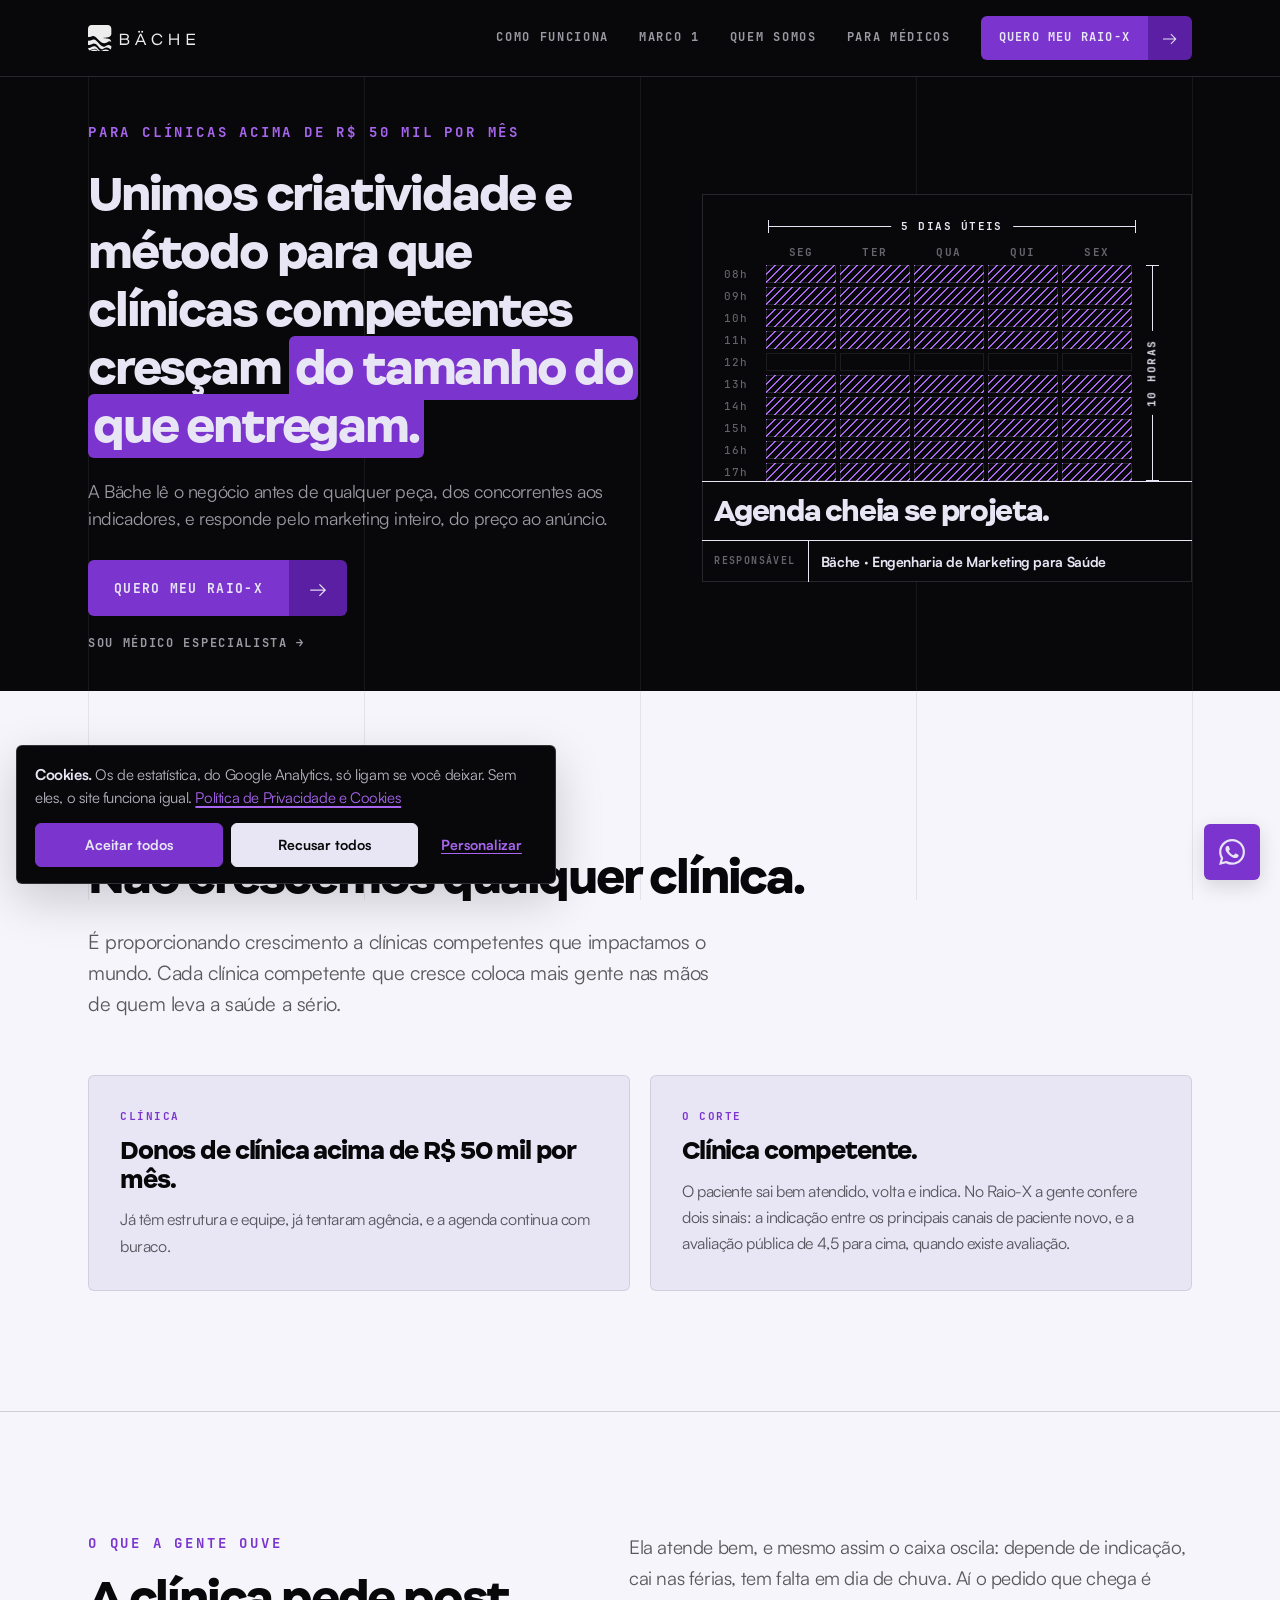
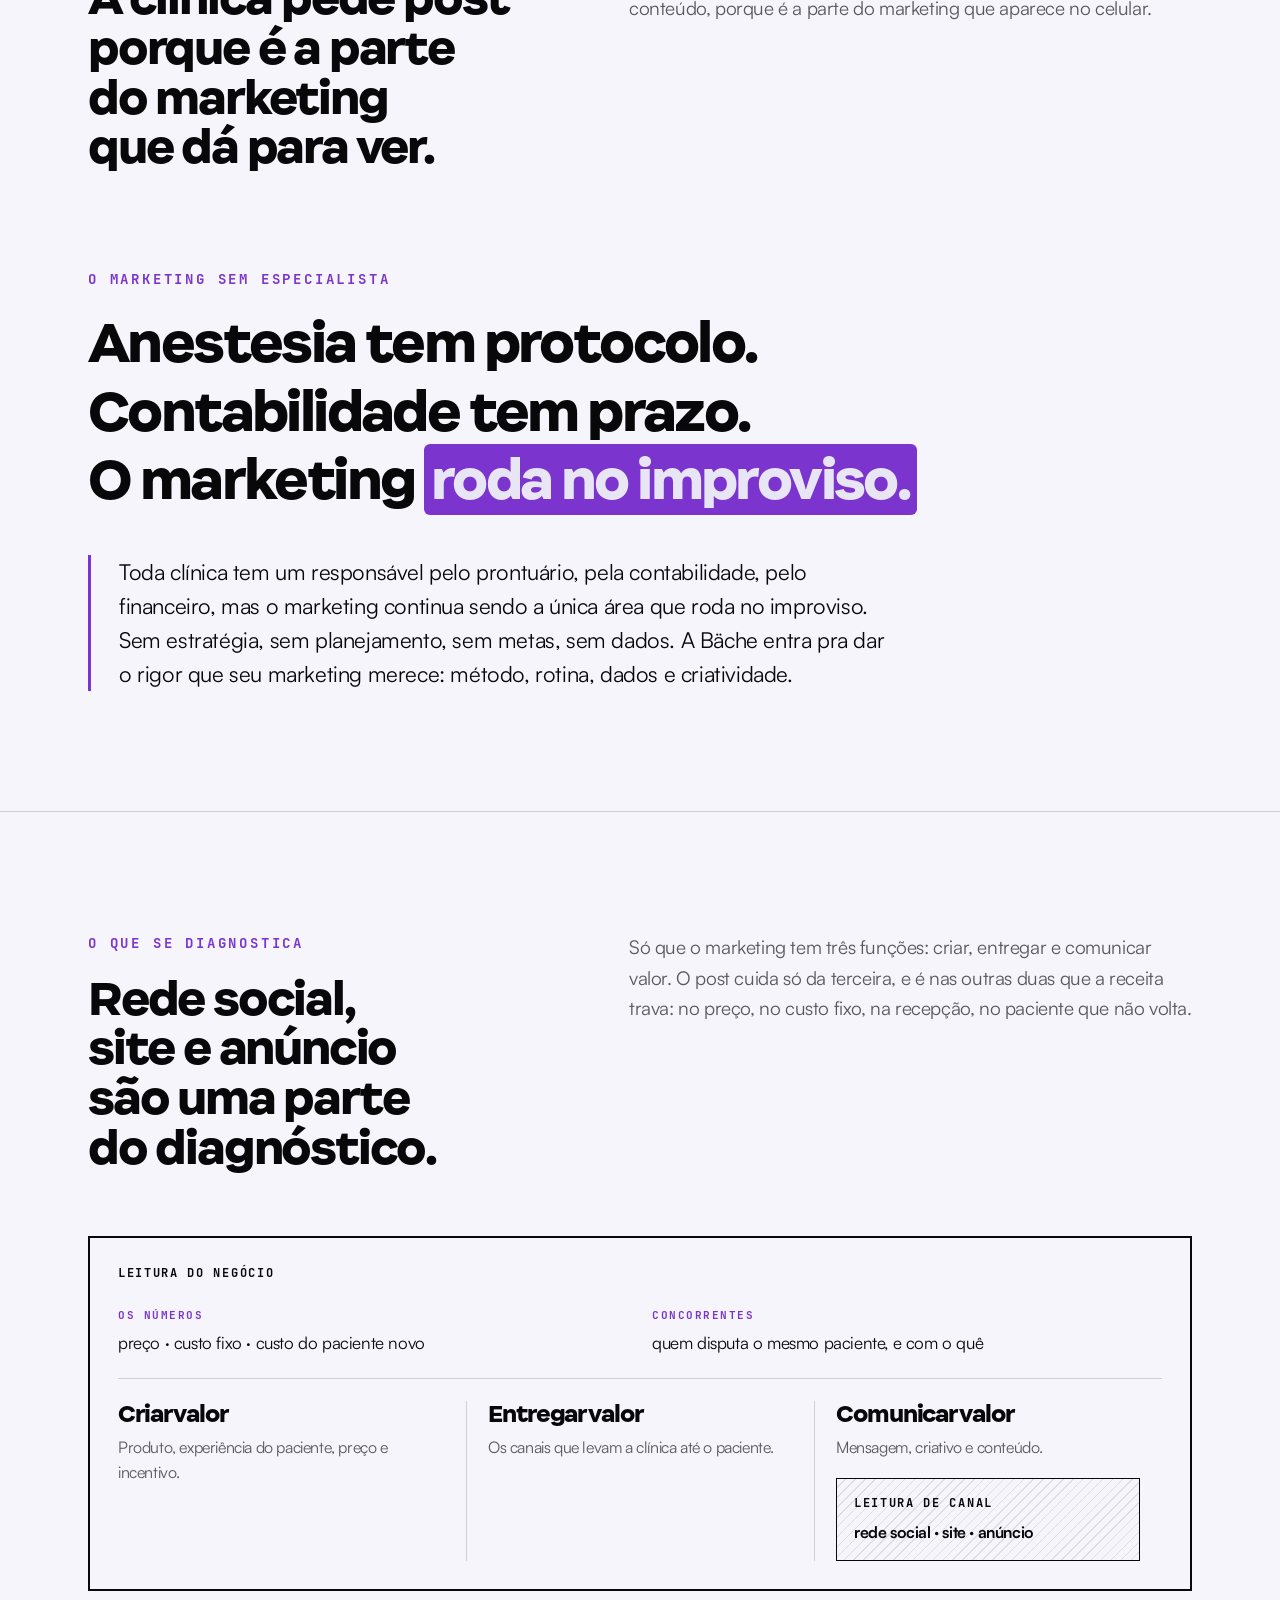
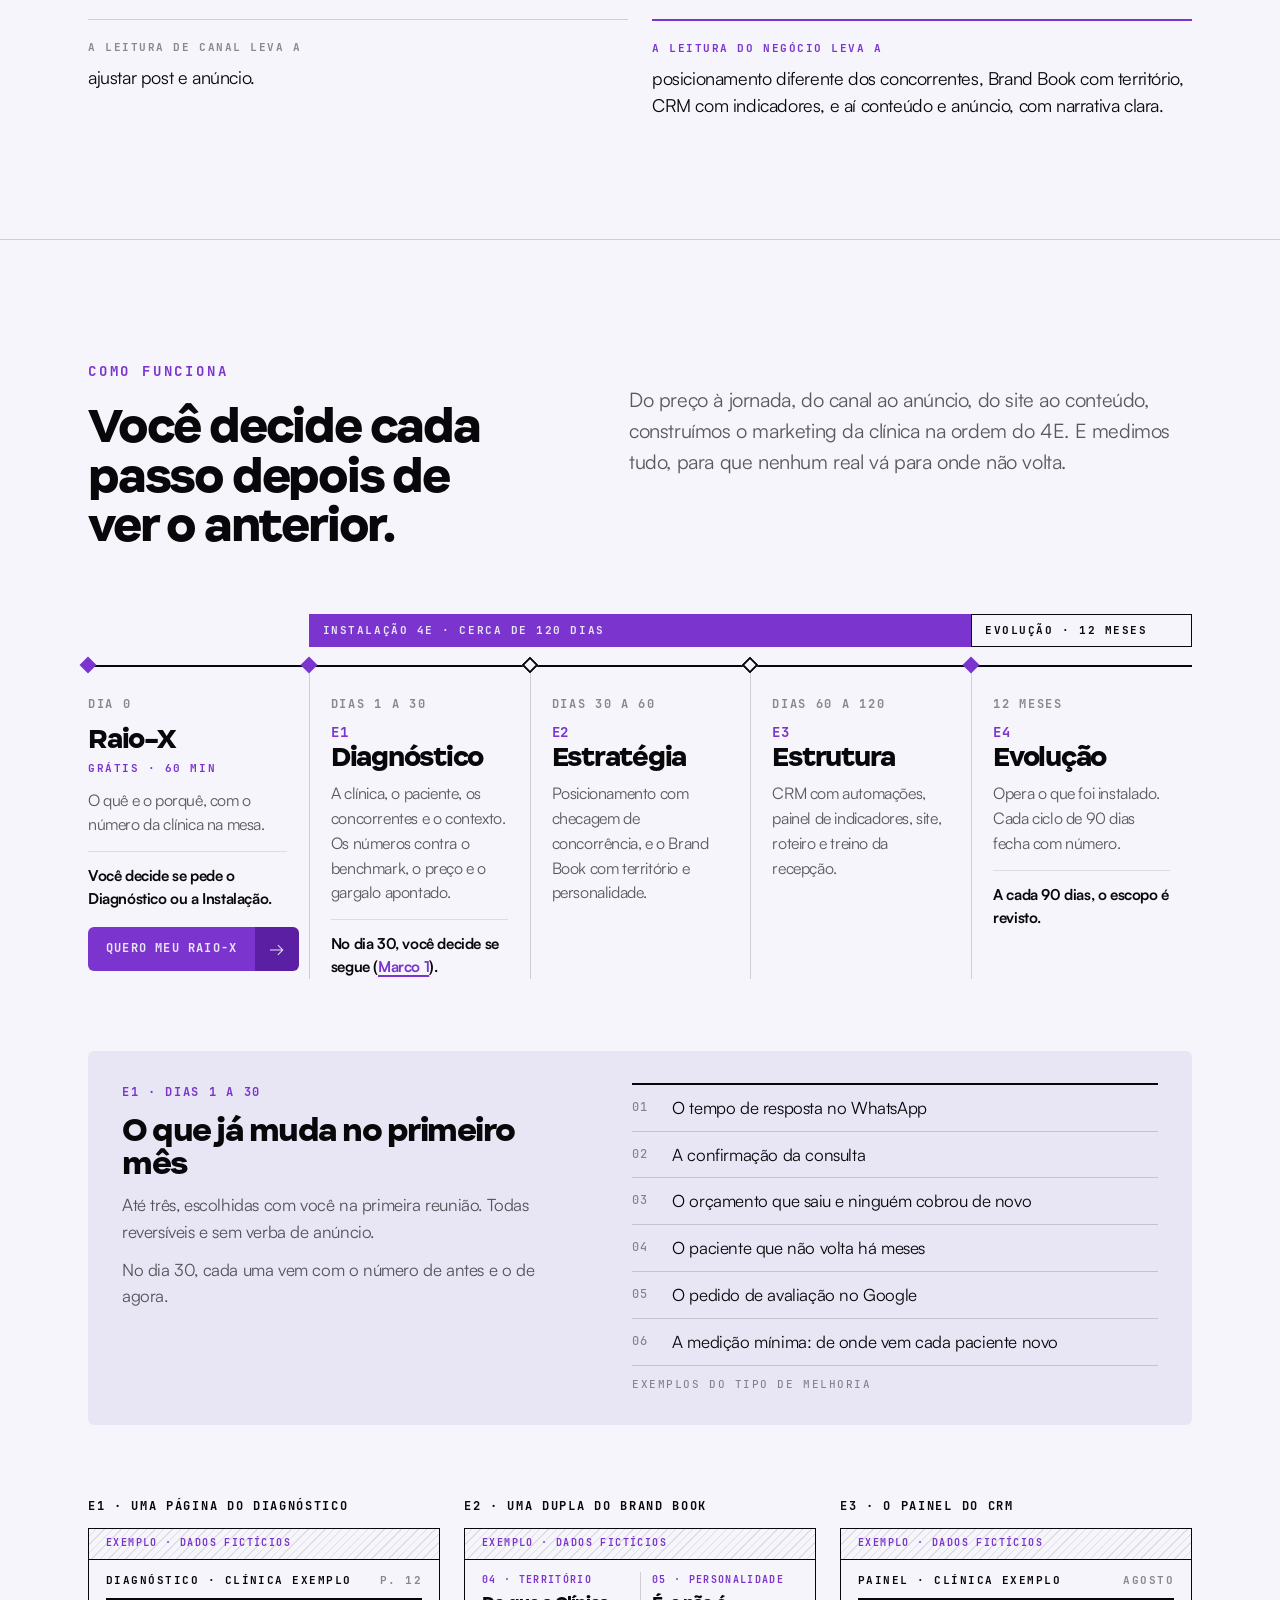
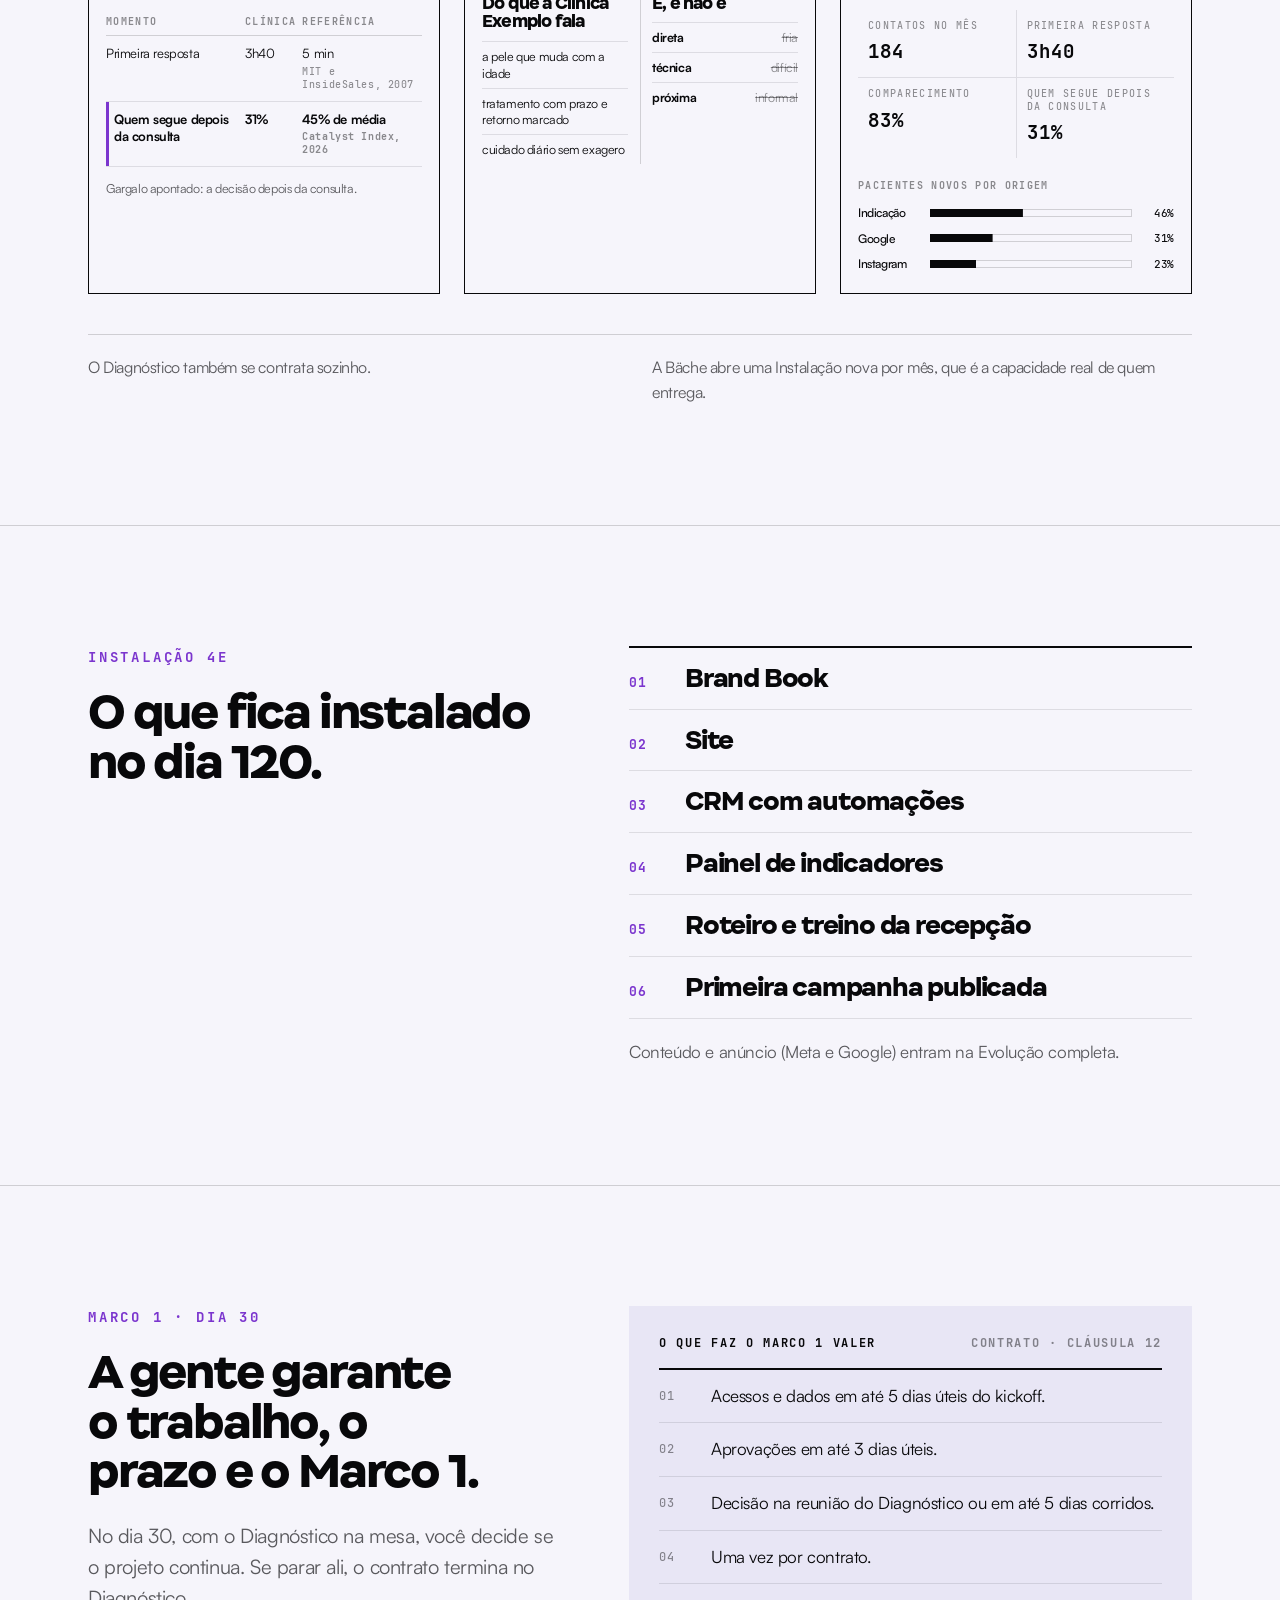
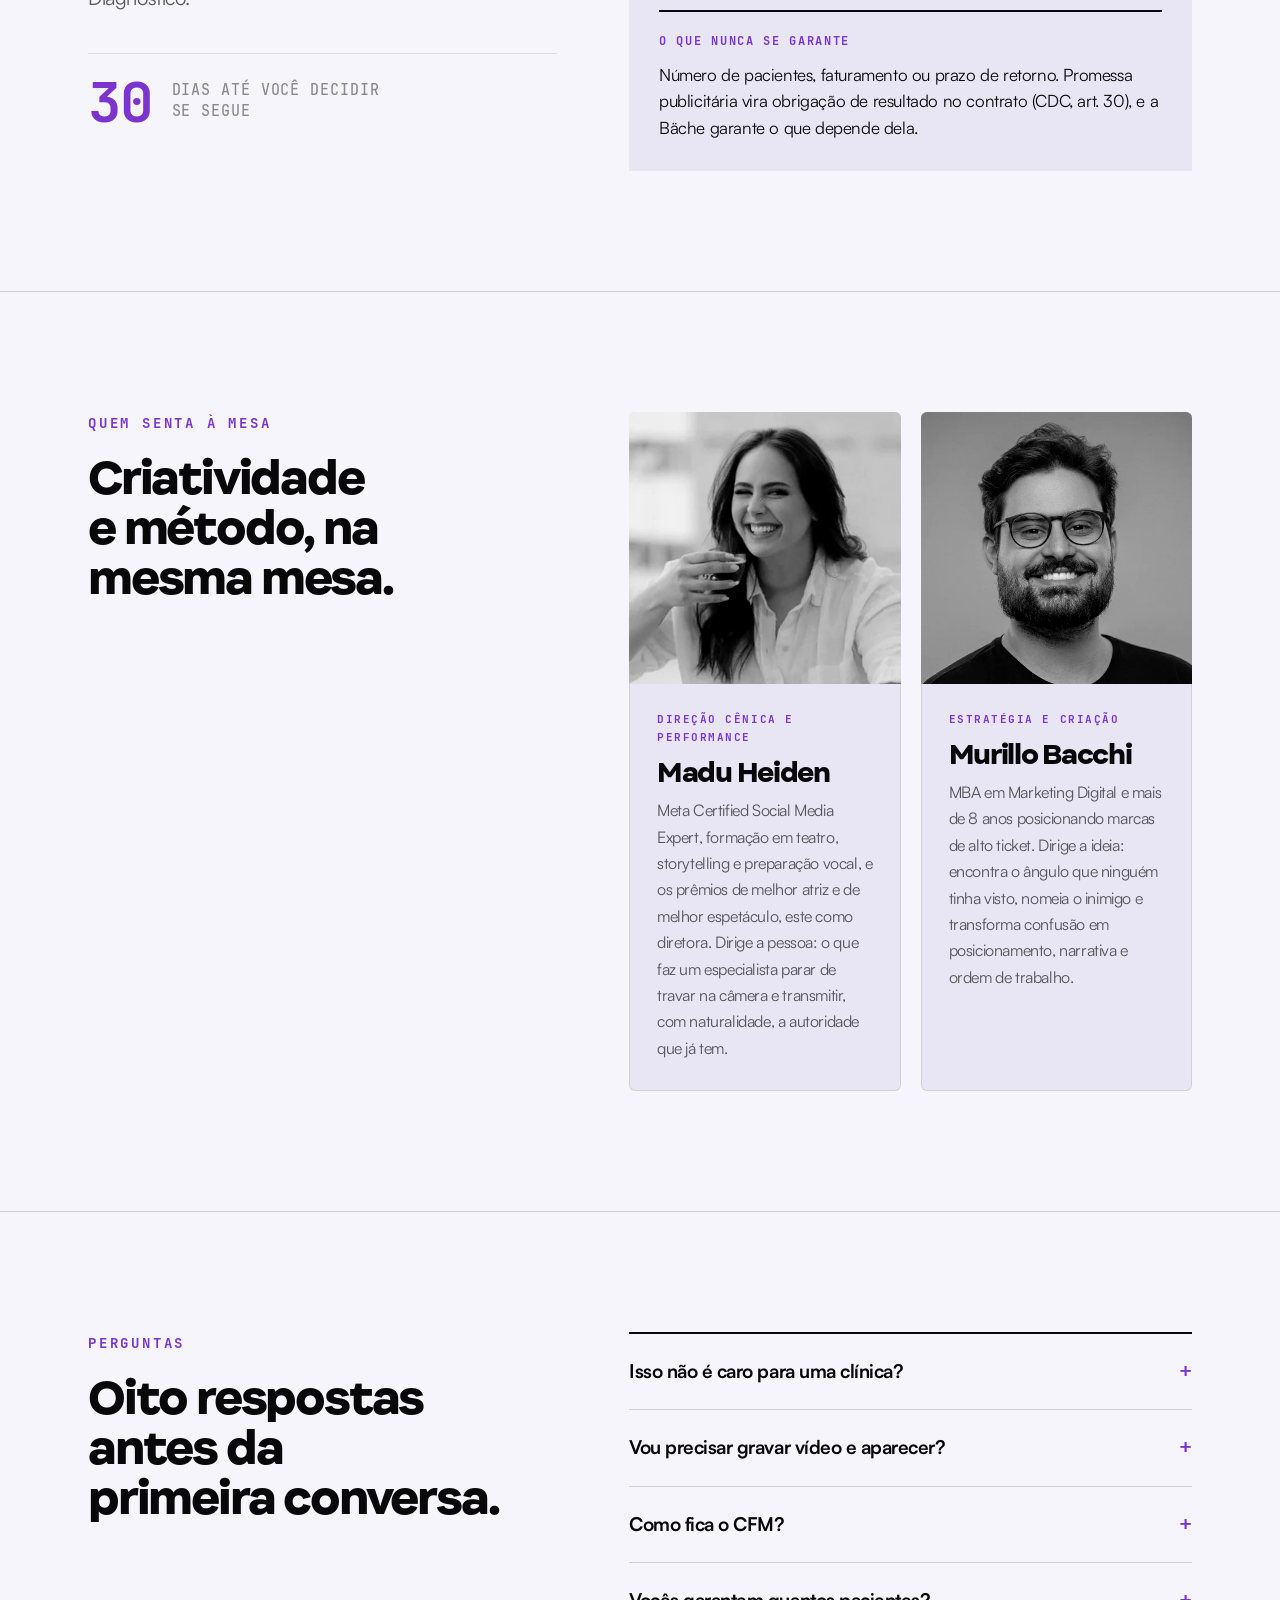
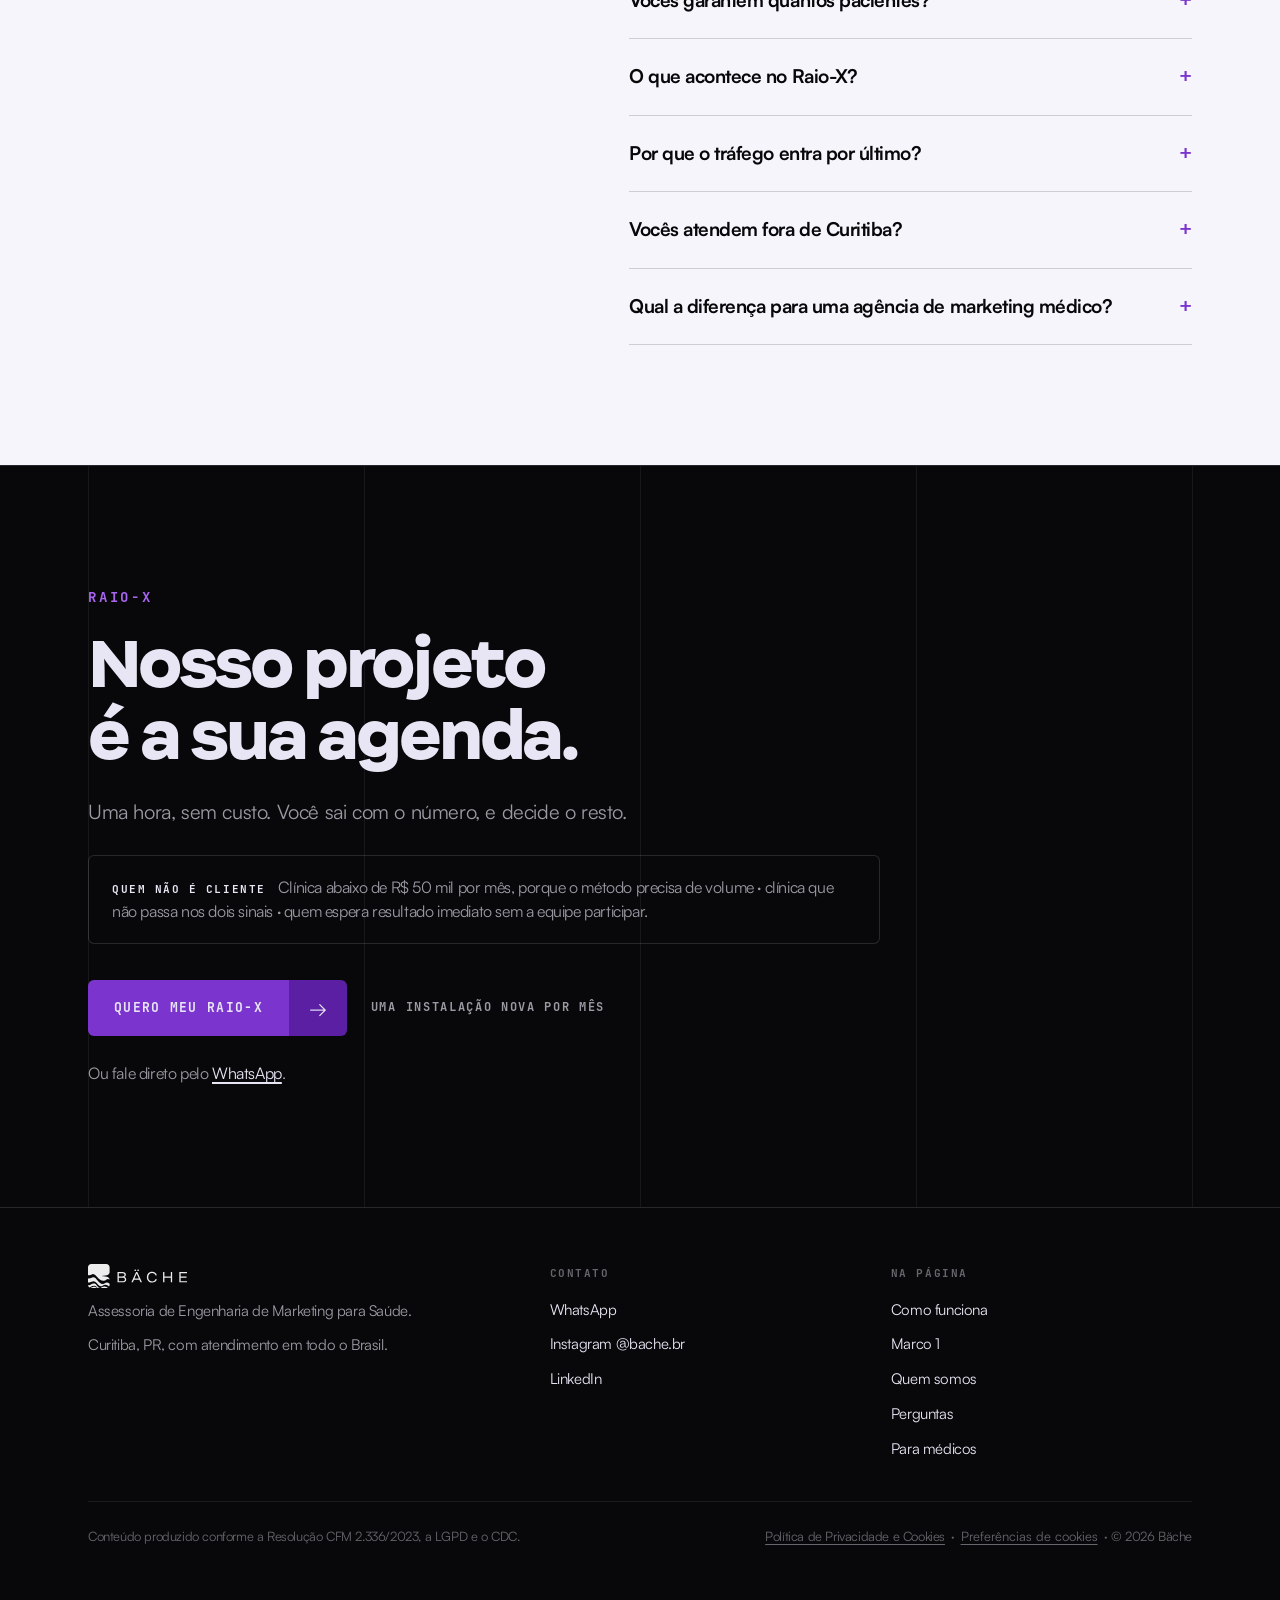
<file: index.html>
<!doctype html>
<html lang="pt-BR">
<head>
<meta charset="utf-8">
<meta name="viewport" content="width=device-width, initial-scale=1">
<title>Bäche · Engenharia de Marketing para Saúde</title>
<meta name="description" content="Unimos criatividade e método para que clínicas competentes cresçam do tamanho do que entregam. Assessoria de Engenharia de Marketing para Saúde.">
<link rel="canonical" href="https://bache.com.br/">
<meta name="robots" content="index, follow, max-snippet:-1, max-image-preview:large">
<meta name="theme-color" content="#F6F5FB">
<meta property="og:type" content="website">
<meta property="og:locale" content="pt_BR">
<meta property="og:site_name" content="Bäche">
<meta property="og:url" content="https://bache.com.br/">
<meta property="og:title" content="Bäche · Engenharia de Marketing para Saúde">
<meta property="og:description" content="Unimos criatividade e método para que clínicas competentes cresçam do tamanho do que entregam.">
<meta property="og:image" content="https://bache.com.br/assets/og-image.png">
<meta property="og:image:width" content="1200">
<meta property="og:image:height" content="630">
<meta name="twitter:card" content="summary_large_image">

<link rel="icon" type="image/svg+xml" href="/assets/favicon.svg?v=2">
<link rel="icon" type="image/png" sizes="32x32" href="/assets/favicon-32.png">
<link rel="icon" type="image/png" sizes="16x16" href="/assets/favicon-16.png">
<link rel="shortcut icon" href="/favicon.ico">
<link rel="apple-touch-icon" sizes="180x180" href="/assets/apple-touch-icon.png">
<link rel="manifest" href="/site.webmanifest">

<link rel="preload" href="/ds/assets/fonts/Internacional-Black.woff2" as="font" type="font/woff2" crossorigin>
<link rel="preload" href="/ds/assets/fonts/Satoshi-Regular.woff2" as="font" type="font/woff2" crossorigin>
<link rel="stylesheet" href="/ds/styles.css?v=20260916a">
<link rel="stylesheet" href="/assets/css/site.css?v=20261008e">

<!-- A entrada das seções só liga com JS e sem pedido de movimento reduzido. ?still=1 desliga, para print. -->
<script>(function(d){var q=new URLSearchParams(location.search);var calmo=window.matchMedia&&matchMedia('(prefers-reduced-motion: reduce)').matches;if(!q.has('still')&&!calmo)d.documentElement.classList.add('anim');})(document);</script>

<!-- Os eventos vão para o dataLayer. O GTM (hoje só o GA4 mora nele) só carrega depois do consentimento: assets/js/consent.js. -->
<script>
  window.dataLayer = window.dataLayer || [];
  window.bacheTrack = function (event, params) {
    window.dataLayer.push(Object.assign({ event: event }, params || {}));
  };
</script>

<script type="application/ld+json">
{
  "@context": "https://schema.org",
  "@graph": [
    {
      "@type": "Organization",
      "@id": "https://bache.com.br/#organizacao",
      "name": "Bäche",
      "alternateName": "Bäche · Engenharia de Marketing para Saúde",
      "description": "Assessoria de Engenharia de Marketing para Saúde. Unimos criatividade e método para que clínicas competentes cresçam do tamanho do que entregam.",
      "url": "https://bache.com.br/",
      "logo": { "@type": "ImageObject", "url": "https://bache.com.br/assets/img/bache-horizontal.svg" },
      "foundingDate": "2026",
      "foundingLocation": { "@type": "Place", "name": "Curitiba, PR, Brasil" },
      "areaServed": { "@type": "Country", "name": "Brasil" },
      "sameAs": ["https://instagram.com/bache.br", "https://www.linkedin.com/company/bachebr"],
      "founder": [
        { "@type": "Person", "name": "Murillo Bacchi", "jobTitle": "Estratégia e criação",
          "sameAs": ["https://murillobacchi.com.br", "https://instagram.com/murillobacchi"] },
        { "@type": "Person", "name": "Madu Heiden", "jobTitle": "Direção cênica e performance" }
      ]
    },
    {
      "@type": "WebSite",
      "@id": "https://bache.com.br/#site",
      "url": "https://bache.com.br/",
      "name": "Bäche",
      "inLanguage": "pt-BR",
      "publisher": { "@id": "https://bache.com.br/#organizacao" }
    },
    {
      "@type": "WebPage",
      "@id": "https://bache.com.br/#pagina",
      "url": "https://bache.com.br/",
      "name": "Bäche · Engenharia de Marketing para Saúde",
      "isPartOf": { "@id": "https://bache.com.br/#site" },
      "about": { "@id": "https://bache.com.br/#organizacao" },
      "inLanguage": "pt-BR",
      "primaryImageOfPage": { "@type": "ImageObject", "url": "https://bache.com.br/assets/og-image.png" }
    },
    {
      "@type": "Service",
      "@id": "https://bache.com.br/#servico",
      "name": "Engenharia de Marketing para Saúde",
      "serviceType": "Assessoria de Engenharia de Marketing para Saúde",
      "provider": { "@id": "https://bache.com.br/#organizacao" },
      "areaServed": { "@type": "Country", "name": "Brasil" },
      "audience": { "@type": "BusinessAudience", "name": "Clínicas acima de R$ 50 mil de faturamento por mês e especialistas de alto ticket" },
      "hasOfferCatalog": {
        "@type": "OfferCatalog",
        "name": "Como se contrata",
        "itemListElement": [
          { "@type": "Offer", "name": "Raio-X", "price": "0", "priceCurrency": "BRL",
            "description": "Conversa de cerca de 60 minutos, sem custo, que mostra onde a receita trava e por quê." },
          { "@type": "Offer", "name": "Diagnóstico", "price": "7900", "priceCurrency": "BRL",
            "description": "Os números da clínica ao lado do benchmark do mercado, em 30 dias." },
          { "@type": "Offer", "name": "Instalação 4E",
            "description": "As fases do 4E num contrato de cerca de 120 dias." },
          { "@type": "Offer", "name": "Evolução",
            "description": "A operação do que foi instalado, por 12 meses, em ciclos de 90 dias, contratada junto com a Instalação." }
        ]
      }
    }
  ]
}
</script>
<!-- faq-schema:inicio -->
<script type="application/ld+json">
{
  "@context": "https://schema.org",
  "@type": "FAQPage",
  "mainEntity": [
    {
      "@type": "Question",
      "name": "Isso não é caro para uma clínica?",
      "acceptedAnswer": {
        "@type": "Answer",
        "text": "Depende do que a sua clínica deixa na mesa hoje, e isso a gente mede com você no Raio-X: quantos orçamentos saíram no mês passado sem ninguém cobrar de novo, vezes o ticket. No dia 30 você vê o Diagnóstico e decide se segue."
      }
    },
    {
      "@type": "Question",
      "name": "Vou precisar gravar vídeo e aparecer?",
      "acceptedAnswer": {
        "@type": "Answer",
        "text": "Nos primeiros sessenta dias, não. O 4E lê o negócio e decide a estratégia antes de produzir qualquer peça. Quando a câmera entra, a Instalação traz o treino de gravação da equipe, com direção de quem veio do palco."
      }
    },
    {
      "@type": "Question",
      "name": "Como fica o CFM?",
      "acceptedAnswer": {
        "@type": "Answer",
        "text": "Toda peça passa pela Resolução CFM 2.336/2023, pela LGPD e pelo CDC antes de sair. Nada de antes e depois sensacionalista, promessa de cura ou título que o profissional não tem."
      }
    },
    {
      "@type": "Question",
      "name": "Vocês garantem quantos pacientes?",
      "acceptedAnswer": {
        "@type": "Answer",
        "text": "Não. A Bäche garante o trabalho, o prazo de cada entrega e o Marco 1. Número de pacientes, faturamento e prazo de retorno ficam fora do contrato, porque promessa publicitária vira obrigação de resultado (CDC, art. 30)."
      }
    },
    {
      "@type": "Question",
      "name": "O que acontece no Raio-X?",
      "acceptedAnswer": {
        "@type": "Answer",
        "text": "Uma hora de conversa, por chamada, sem custo. A gente olha o seu número e diz onde a receita trava e por quê, e nem sempre a trava é de marketing: às vezes é de operação ou de preço. O como vem na proposta, se fizer sentido para os dois lados, e o que você ouvir é seu mesmo que não siga com a gente."
      }
    },
    {
      "@type": "Question",
      "name": "Por que o tráfego entra por último?",
      "acceptedAnswer": {
        "@type": "Answer",
        "text": "Porque anúncio em cima de recepção sem rotina só compra mais falta. Primeiro a clínica responde, confirma e cobra, e só depois disso o anúncio entra."
      }
    },
    {
      "@type": "Question",
      "name": "Vocês atendem fora de Curitiba?",
      "acceptedAnswer": {
        "@type": "Answer",
        "text": "Sim, em todo o Brasil. Leitura, estratégia e acompanhamento acontecem por chamada, e o que precisa de presença, como o treino de gravação, é combinado na proposta."
      }
    },
    {
      "@type": "Question",
      "name": "Qual a diferença para uma agência de marketing médico?",
      "acceptedAnswer": {
        "@type": "Answer",
        "text": "Até onde o trabalho vai. A Bäche lê o negócio antes de qualquer peça e responde pelo marketing inteiro, do preço ao anúncio: preço, recepção, canal, site e conteúdo entram na mesma conta, e o post é uma parte dela."
      }
    }
  ]
}
</script>
<!-- faq-schema:fim -->
</head>
<body>

<a class="l-pular" href="#conteudo">Pular para o conteúdo</a>
<div class="l-grade" aria-hidden="true"><span></span><span></span><span></span><span></span><span></span></div>

<header class="l-topo">
  <div class="l-wrap">
    <a class="l-logo" href="/" aria-label="Bäche, início"><img src="/assets/img/bache-horizontal.svg" alt="Bäche" width="116" height="28"></a>
    <nav class="l-nav" aria-label="Seções">
      <a href="#como-funciona">Como funciona</a>
      <a href="#marco-1">Marco 1</a>
      <a href="#quem-somos">Quem somos</a>
      <a href="/medicos">Para médicos</a>
      <a class="btn l-btn-p" href="#raio-x" data-raio-x><span>Quero meu Raio-X</span><span aria-hidden="true">&rarr;</span></a>
    </nav>
  </div>
</header>

<main id="conteudo">

<!-- 1 · Capa -->
<section class="l-capa" aria-labelledby="t-capa">
  <div class="l-wrap l-capa__in">
    <div>
      <span class="olho">Para clínicas acima de R$&nbsp;50 mil por mês</span>
      <h1 id="t-capa">Unimos criatividade e método para que clínicas competentes cresçam <mark>do tamanho do que entregam.</mark></h1>
      <p class="l-faz">A Bäche lê o negócio antes de qualquer peça, dos concorrentes aos indicadores, e responde pelo marketing inteiro, do preço ao anúncio.</p>
      <div class="l-pedido">
        <a class="btn" href="#raio-x" data-raio-x><span>Quero meu Raio-X</span><span aria-hidden="true">&rarr;</span></a>
      </div>
      <a class="l-porta" href="/medicos">Sou médico especialista <span aria-hidden="true">&rarr;</span></a>
    </div>

    <figure class="o-agenda" aria-label="A agenda da semana desenhada como projeto técnico, com o carimbo do responsável">
      <div class="o-agenda__cota" aria-hidden="true"><i></i><i></i><span>5 dias úteis</span></div>
      <div class="o-agenda__quadro" aria-hidden="true">
        <span></span><span class="o-agenda__d">Seg</span><span class="o-agenda__d">Ter</span><span class="o-agenda__d">Qua</span><span class="o-agenda__d">Qui</span><span class="o-agenda__d">Sex</span><span></span>
        <span class="o-agenda__h">08h</span><i class="o-agenda__s"></i><i class="o-agenda__s"></i><i class="o-agenda__s"></i><i class="o-agenda__s"></i><i class="o-agenda__s"></i>
        <span class="o-agenda__cv"><i></i><i></i><span>10 horas</span></span>
        <span class="o-agenda__h">09h</span><i class="o-agenda__s"></i><i class="o-agenda__s"></i><i class="o-agenda__s"></i><i class="o-agenda__s"></i><i class="o-agenda__s"></i>
        <span class="o-agenda__h">10h</span><i class="o-agenda__s"></i><i class="o-agenda__s"></i><i class="o-agenda__s"></i><i class="o-agenda__s"></i><i class="o-agenda__s"></i>
        <span class="o-agenda__h">11h</span><i class="o-agenda__s"></i><i class="o-agenda__s"></i><i class="o-agenda__s"></i><i class="o-agenda__s"></i><i class="o-agenda__s"></i>
        <span class="o-agenda__h">12h</span><i class="o-agenda__s o-agenda__s--vazio"></i><i class="o-agenda__s o-agenda__s--vazio"></i><i class="o-agenda__s o-agenda__s--vazio"></i><i class="o-agenda__s o-agenda__s--vazio"></i><i class="o-agenda__s o-agenda__s--vazio"></i>
        <span class="o-agenda__h">13h</span><i class="o-agenda__s"></i><i class="o-agenda__s"></i><i class="o-agenda__s"></i><i class="o-agenda__s"></i><i class="o-agenda__s"></i>
        <span class="o-agenda__h">14h</span><i class="o-agenda__s"></i><i class="o-agenda__s"></i><i class="o-agenda__s"></i><i class="o-agenda__s"></i><i class="o-agenda__s"></i>
        <span class="o-agenda__h">15h</span><i class="o-agenda__s"></i><i class="o-agenda__s"></i><i class="o-agenda__s"></i><i class="o-agenda__s"></i><i class="o-agenda__s"></i>
        <span class="o-agenda__h">16h</span><i class="o-agenda__s"></i><i class="o-agenda__s"></i><i class="o-agenda__s"></i><i class="o-agenda__s"></i><i class="o-agenda__s"></i>
        <span class="o-agenda__h">17h</span><i class="o-agenda__s"></i><i class="o-agenda__s"></i><i class="o-agenda__s"></i><i class="o-agenda__s"></i><i class="o-agenda__s"></i>
      </div>
      <table>
        <!-- removido: Projeto e Escala, para a capa pesar menos -->
        <tr hidden><th scope="row">Projeto</th><td colspan="3">Agenda da clínica</td></tr>
        <tr hidden><th scope="row">Escala</th><td>1 semana</td><th scope="row">Rev.</th><td>01</td></tr>
        <tr><td colspan="4" class="o-agenda__tag">Agenda cheia se projeta.</td></tr>
        <tr><th scope="row">Responsável</th><td colspan="3">Bäche · Engenharia de Marketing para Saúde</td></tr>
      </table>
    </figure>
  </div>
</section>

<!-- 2 · Para quem é -->
<section class="l-sec" id="para-quem" aria-labelledby="t-quem">
  <div class="l-wrap">
    <header class="l-cab l-cab--larga l-sobe">
      <span class="olho">Para quem é</span>
      <h2 id="t-quem">Não crescemos qualquer clínica.</h2>
      <p class="l-lead">É proporcionando crescimento a clínicas competentes que impactamos o mundo. Cada clínica competente que cresce coloca mais gente nas mãos de quem leva a saúde a sério.</p>
    </header>
    <ul class="o-perfis">
      <li class="card l-sobe"><span class="o-perfis__r">Clínica</span><h3>Donos de clínica acima de R$&nbsp;50 mil por mês.</h3><p>Já têm estrutura e equipe, já tentaram agência, e a agenda continua com buraco.</p></li>
      <li class="card l-sobe"><span class="o-perfis__r">O corte</span><h3>Clínica competente.</h3><p>O paciente sai bem atendido, volta e indica. No Raio-X a gente confere dois sinais: a indicação entre os principais canais de paciente novo, e a avaliação pública de 4,5 para cima, quando existe avaliação.</p></li>
    </ul>
  </div>
</section>

<!-- 3 · A tensão e a área sem especialista -->
<section class="l-sec" id="tensao" aria-labelledby="t-tensao">
  <div class="l-wrap">
    <div class="l-duas">
      <header class="l-cab l-sobe">
        <span class="olho">O que a gente ouve</span>
        <h2 id="t-tensao">A clínica pede post porque é a parte do marketing que dá para ver.</h2>
      </header>
      <div class="l-texto l-sobe">
        <p>Ela atende bem, e mesmo assim o caixa oscila: depende de indicação, cai nas férias, tem falta em dia de chuva. Aí o pedido que chega é conteúdo, porque é a parte do marketing que aparece no celular.</p>
      </div>
    </div>
    <div class="l-improviso">
      <span class="olho l-sobe">O marketing sem especialista</span>
      <h3 class="l-anafora l-sobe">Anestesia tem protocolo.<br> Contabilidade tem prazo.<br> O marketing <mark>roda no improviso.</mark></h3>
      <div class="o-declara l-sobe">
        <p>Toda clínica tem um responsável pelo prontuário, pela contabilidade, pelo financeiro, mas o marketing continua sendo a única área que roda no improviso. Sem estratégia, sem planejamento, sem metas, sem dados. A Bäche entra pra dar o rigor que seu marketing merece: método, rotina, dados e criatividade.</p>
      </div>
    </div>
  </div>
</section>

<!-- 4 · As duas leituras: a de canal cabe dentro da do negócio -->
<section class="l-sec" id="leituras" aria-labelledby="t-leituras">
  <div class="l-wrap">
    <div class="l-duas">
      <header class="l-cab l-sobe">
        <span class="olho">O que se diagnostica</span>
        <h2 id="t-leituras">Rede social, site e anúncio são uma parte do diagnóstico.</h2>
      </header>
      <div class="l-texto l-sobe">
        <p>Só que o marketing tem três funções: criar, entregar e comunicar valor. O post cuida só da terceira, e é nas outras duas que a receita trava: no preço, no custo fixo, na recepção, no paciente que não volta.</p>
      </div>
    </div>
    <figure class="o-leituras l-sobe" aria-label="A leitura de canal desenhada dentro da leitura do negócio">
      <figcaption class="o-leituras__r">Leitura do negócio</figcaption>
      <dl class="o-leituras__base">
        <div><dt>Os números</dt><dd>preço · custo fixo · custo do paciente novo</dd></div>
        <div><dt>Concorrentes</dt><dd>quem disputa o mesmo paciente, e com o quê</dd></div>
      </dl>
      <ol class="o-leituras__funcoes">
        <li><span class="o-leituras__n">Criar valor</span><p>Produto, experiência do paciente, preço e incentivo.</p></li>
        <li><span class="o-leituras__n">Entregar valor</span><p>Os canais que levam a clínica até o paciente.</p></li>
        <li><span class="o-leituras__n">Comunicar valor</span><p>Mensagem, criativo e conteúdo.</p>
          <div class="o-leituras__canal"><span class="o-leituras__r">Leitura de canal</span><p>rede social · site · anúncio</p></div>
        </li>
      </ol>
    </figure>
    <ul class="o-saidas l-sobe">
      <li><span class="o-saidas__r">A leitura de canal leva a</span><p>ajustar post e anúncio.</p></li>
      <li><span class="o-saidas__r">A leitura do negócio leva a</span><p>posicionamento diferente dos concorrentes, Brand Book com território, CRM com indicadores, e aí conteúdo e anúncio, com narrativa clara.</p></li>
    </ul>
  </div>
</section>

<!-- 5 · Como funciona: o 4E e a escada num desenho só -->
<section class="l-sec" id="como-funciona" aria-labelledby="t-como">
  <div class="l-wrap">
    <div class="l-duas">
      <header class="l-cab l-sobe">
        <span class="olho">Como funciona</span>
        <h2 id="t-como">Você decide cada passo depois de ver o anterior.</h2>
      </header>
      <p class="l-lead l-sobe">Do preço à jornada, do canal ao anúncio, do site ao conteúdo, construímos o marketing da clínica na ordem do 4E. E medimos tudo, para que nenhum real vá para onde não volta.</p>
    </div>

    <div class="o-linha l-sobe">
      <div class="o-linha__faixas">
        <span class="o-linha__faixa o-linha__faixa--inst">Instalação 4E · cerca de 120 dias</span>
        <span class="o-linha__faixa o-linha__faixa--evo">Evolução · 12 meses</span>
      </div>
      <ol class="o-linha__marcos">
        <li class="o-marco o-marco--decide">
          <span class="o-marco__quando">Dia 0</span>
          <h3 class="o-marco__t">Raio-X</h3>
          <span class="o-marco__r">Grátis · 60 min</span>
          <p>O quê e o porquê, com o número da clínica na mesa.</p>
          <p class="o-marco__decide">Você decide se pede o Diagnóstico ou a Instalação.</p>
          <a class="btn l-btn-p" href="#raio-x" data-raio-x><span>Quero meu Raio-X</span><span aria-hidden="true">&rarr;</span></a>
        </li>
        <li class="o-marco o-marco--decide">
          <span class="o-marco__quando">Dias 1 a 30</span>
          <h3 class="o-marco__t"><span class="o-marco__e">E1</span> Diagnóstico</h3>
          <p>A clínica, o paciente, os concorrentes e o contexto. Os números contra o benchmark, o preço e o gargalo apontado.</p>
          <p class="o-marco__decide">No dia 30, você decide se segue (<a href="#marco-1">Marco 1</a>).</p>
        </li>
        <li class="o-marco">
          <span class="o-marco__quando">Dias 30 a 60</span>
          <h3 class="o-marco__t"><span class="o-marco__e">E2</span> Estratégia</h3>
          <p>Posicionamento com checagem de concorrência, e o Brand Book com território e personalidade.</p>
        </li>
        <li class="o-marco">
          <span class="o-marco__quando">Dias 60 a 120</span>
          <h3 class="o-marco__t"><span class="o-marco__e">E3</span> Estrutura</h3>
          <p>CRM com automações, painel de indicadores, site, roteiro e treino da recepção.</p>
        </li>
        <li class="o-marco o-marco--decide">
          <span class="o-marco__quando">12 meses</span>
          <h3 class="o-marco__t"><span class="o-marco__e">E4</span> Evolução</h3>
          <p>Opera o que foi instalado. Cada ciclo de 90 dias fecha com número.</p>
          <p class="o-marco__decide">A cada 90 dias, o escopo é revisto.</p>
        </li>
      </ol>
    </div>

    <div class="o-mes l-sobe">
      <div>
        <span class="o-mes__r">E1 · Dias 1 a 30</span>
        <h3>O que já muda no primeiro mês</h3>
        <p>Até três, escolhidas com você na primeira reunião. Todas reversíveis e sem verba de anúncio.</p>
        <p>No dia 30, cada uma vem com o número de antes e o de agora.</p>
      </div>
      <div>
        <ol class="o-mes__lista">
          <li>O tempo de resposta no WhatsApp</li>
          <li>A confirmação da consulta</li>
          <li>O orçamento que saiu e ninguém cobrou de novo</li>
          <li>O paciente que não volta há meses</li>
          <li>O pedido de avaliação no Google</li>
          <li>A medição mínima: de onde vem cada paciente novo</li>
        </ol>
        <p class="o-mes__nota">Exemplos do tipo de melhoria</p>
      </div>
    </div>

    <ul class="o-exemplos">
      <li class="l-sobe">
        <span class="o-exemplos__r">E1 · Uma página do Diagnóstico</span>
        <figure class="o-exemplo" aria-label="Exemplo, com dados fictícios, de uma página do Diagnóstico">
          <div class="o-exemplo__selo">Exemplo · dados fictícios</div>
          <div class="o-exemplo__cab"><span>Diagnóstico · Clínica Exemplo</span><span>p. 12</span></div>
          <table>
            <thead><tr><th>Momento</th><th>Clínica</th><th>Referência</th></tr></thead>
            <tbody>
              <tr><td>Primeira resposta</td><td>3h40</td><td>5 min<small>MIT e InsideSales, 2007</small></td></tr>
              <tr class="is-gargalo"><td>Quem segue depois da consulta</td><td>31%</td><td>45% de média<small>Catalyst Index, 2026</small></td></tr>
            </tbody>
          </table>
          <p class="o-exemplo__nota">Gargalo apontado: a decisão depois da consulta.</p>
        </figure>
      </li>
      <li class="l-sobe">
        <span class="o-exemplos__r">E2 · Uma dupla do Brand Book</span>
        <figure class="o-exemplo" aria-label="Exemplo, com dados fictícios, de duas páginas do Brand Book">
          <div class="o-exemplo__selo">Exemplo · dados fictícios</div>
          <div class="o-exemplo__dupla">
            <div>
              <span class="o-exemplo__pag">04 · Território</span>
              <p class="o-exemplo__tit">Do que a Clínica Exemplo fala</p>
              <ul>
                <li>a pele que muda com a idade</li>
                <li>tratamento com prazo e retorno marcado</li>
                <li>cuidado diário sem exagero</li>
              </ul>
            </div>
            <div>
              <span class="o-exemplo__pag">05 · Personalidade</span>
              <p class="o-exemplo__tit">É, e não é</p>
              <ul class="o-exemplo__enao">
                <li><b>direta</b><span>fria</span></li>
                <li><b>técnica</b><span>difícil</span></li>
                <li><b>próxima</b><span>informal</span></li>
              </ul>
            </div>
          </div>
        </figure>
      </li>
      <li class="l-sobe">
        <span class="o-exemplos__r">E3 · O painel do CRM</span>
        <figure class="o-exemplo" aria-label="Exemplo, com dados fictícios, do painel de indicadores">
          <div class="o-exemplo__selo">Exemplo · dados fictícios</div>
          <div class="o-exemplo__cab"><span>Painel · Clínica Exemplo</span><span>agosto</span></div>
          <dl class="o-exemplo__kpis">
            <div><dt>Contatos no mês</dt><dd>184</dd></div>
            <div><dt>Primeira resposta</dt><dd>3h40</dd></div>
            <div><dt>Comparecimento</dt><dd>83%</dd></div>
            <div><dt>Quem segue depois da consulta</dt><dd>31%</dd></div>
          </dl>
          <div class="o-exemplo__origem">
            <span>Pacientes novos por origem</span>
            <ul>
              <li style="--p: 46%"><b>Indicação</b><span class="o-exemplo__barra"></span><i>46%</i></li>
              <li style="--p: 31%"><b>Google</b><span class="o-exemplo__barra"></span><i>31%</i></li>
              <li style="--p: 23%"><b>Instagram</b><span class="o-exemplo__barra"></span><i>23%</i></li>
            </ul>
          </div>
        </figure>
      </li>
    </ul>

    <div class="o-linha__pe l-sobe">
      <p>O Diagnóstico também se contrata sozinho.</p>
      <p>A Bäche abre uma Instalação nova por mês, que é a capacidade real de quem entrega.</p>
    </div>
  </div>
</section>

<!-- 6 · O que fica instalado -->
<section class="l-sec" id="instalado" aria-labelledby="t-instalado">
  <div class="l-wrap l-duas">
    <header class="l-cab l-sobe">
      <span class="olho">Instalação 4E</span>
      <h2 id="t-instalado">O que fica instalado no dia 120.</h2>
    </header>
    <div class="l-sobe">
      <ol class="o-instalado">
        <li>Brand Book</li>
        <li>Site</li>
        <li>CRM com automações</li>
        <li>Painel de indicadores</li>
        <li>Roteiro e treino da recepção</li>
        <li>Primeira campanha publicada</li>
      </ol>
      <p class="o-instalado__par">Conteúdo e anúncio (Meta e Google) entram na Evolução completa.</p>
    </div>
  </div>
</section>

<!-- 7 · O Marco 1 -->
<section class="l-sec" id="marco-1" aria-labelledby="t-marco">
  <div class="l-wrap l-duas">
    <div class="l-sobe">
      <header class="l-cab">
        <span class="olho">Marco 1 · dia 30</span>
        <h2 id="t-marco">A gente garante o trabalho, o prazo e o Marco 1.</h2>
      </header>
      <p class="l-lead">No dia 30, com o Diagnóstico na mesa, você decide se o projeto continua. Se parar ali, o contrato termina no Diagnóstico.</p>
      <div class="dado l-marco__dado"><b>30</b><span>dias até você decidir se segue</span></div>
    </div>
    <div class="o-doc l-sobe">
      <div class="o-doc__cab"><span>O que faz o Marco 1 valer</span><span>Contrato · cláusula 12</span></div>
      <ol class="o-doc__lista">
        <li><i>01</i><span>Acessos e dados em até 5 dias úteis do kickoff.</span></li>
        <li><i>02</i><span>Aprovações em até 3 dias úteis.</span></li>
        <li><i>03</i><span>Decisão na reunião do Diagnóstico ou em até 5 dias corridos.</span></li>
        <li><i>04</i><span>Uma vez por contrato.</span></li>
      </ol>
      <div class="o-doc__nunca">
        <span class="o-doc__r">O que nunca se garante</span>
        <p>Número de pacientes, faturamento ou prazo de retorno. Promessa publicitária vira obrigação de resultado no contrato (CDC, art. 30), e a Bäche garante o que depende dela.</p>
      </div>
    </div>
  </div>
</section>

<!-- 8 · Quem somos -->
<section class="l-sec" id="quem-somos" aria-labelledby="t-mesa">
  <div class="l-wrap">
    <div class="l-duas l-duas--mesa">
      <header class="l-cab l-sobe">
        <span class="olho">Quem senta à mesa</span>
        <h2 id="t-mesa">Criatividade e método, na mesma mesa.</h2>
      </header>
      <ul class="o-mesa">
        <li class="card l-sobe">
          <img class="o-mesa__foto" src="/assets/img/madu.webp" alt="Madu Heiden" width="375" height="375" loading="lazy">
          <div class="o-mesa__txt">
            <span class="o-mesa__r">Direção cênica e performance</span>
            <h3>Madu Heiden</h3>
            <p>Meta Certified Social Media Expert, formação em teatro, storytelling e preparação vocal, e os prêmios de melhor atriz e de melhor espetáculo, este como diretora. Dirige a pessoa: o que faz um especialista parar de travar na câmera e transmitir, com naturalidade, a autoridade que já tem.</p>
          </div>
        </li>
        <li class="card l-sobe">
          <img class="o-mesa__foto" src="/assets/img/murillo.webp" alt="Murillo Bacchi" width="480" height="480" loading="lazy">
          <div class="o-mesa__txt">
            <span class="o-mesa__r">Estratégia e criação</span>
            <h3>Murillo Bacchi</h3>
            <p>MBA em Marketing Digital e mais de 8 anos posicionando marcas de alto ticket. Dirige a ideia: encontra o ângulo que ninguém tinha visto, nomeia o inimigo e transforma confusão em posicionamento, narrativa e ordem de trabalho.</p>
          </div>
        </li>
      </ul>
    </div>
  </div>
</section>

<!-- 9 · Perguntas (o FAQPage do JSON-LD sai daqui: python scripts/faq_schema.py) -->
<section class="l-sec" id="perguntas" aria-labelledby="t-perguntas">
  <div class="l-wrap l-duas">
    <header class="l-cab l-sobe">
      <span class="olho">Perguntas</span>
      <h2 id="t-perguntas">Oito respostas antes da primeira conversa.</h2>
    </header>
    <div class="o-faq l-sobe">
      <details><summary>Isso não é caro para uma clínica?</summary><div class="o-faq__r"><p>Depende do que a sua clínica deixa na mesa hoje, e isso a gente mede com você no Raio-X: quantos orçamentos saíram no mês passado sem ninguém cobrar de novo, vezes o ticket. No dia 30 você vê o Diagnóstico e decide se segue.</p></div></details>
      <details><summary>Vou precisar gravar vídeo e aparecer?</summary><div class="o-faq__r"><p>Nos primeiros sessenta dias, não. O 4E lê o negócio e decide a estratégia antes de produzir qualquer peça. Quando a câmera entra, a Instalação traz o treino de gravação da equipe, com direção de quem veio do palco.</p></div></details>
      <details><summary>Como fica o CFM?</summary><div class="o-faq__r"><p>Toda peça passa pela Resolução CFM 2.336/2023, pela LGPD e pelo CDC antes de sair. Nada de antes e depois sensacionalista, promessa de cura ou título que o profissional não tem.</p></div></details>
      <details><summary>Vocês garantem quantos pacientes?</summary><div class="o-faq__r"><p>Não. A Bäche garante o trabalho, o prazo de cada entrega e o Marco 1. Número de pacientes, faturamento e prazo de retorno ficam fora do contrato, porque promessa publicitária vira obrigação de resultado (CDC, art. 30).</p></div></details>
      <details><summary>O que acontece no Raio-X?</summary><div class="o-faq__r"><p>Uma hora de conversa, por chamada, sem custo. A gente olha o seu número e diz onde a receita trava e por quê, e nem sempre a trava é de marketing: às vezes é de operação ou de preço. O como vem na proposta, se fizer sentido para os dois lados, e o que você ouvir é seu mesmo que não siga com a gente.</p></div></details>
      <details><summary>Por que o tráfego entra por último?</summary><div class="o-faq__r"><p>Porque anúncio em cima de recepção sem rotina só compra mais falta. Primeiro a clínica responde, confirma e cobra, e só depois disso o anúncio entra.</p></div></details>
      <details><summary>Vocês atendem fora de Curitiba?</summary><div class="o-faq__r"><p>Sim, em todo o Brasil. Leitura, estratégia e acompanhamento acontecem por chamada, e o que precisa de presença, como o treino de gravação, é combinado na proposta.</p></div></details>
      <details><summary>Qual a diferença para uma agência de marketing médico?</summary><div class="o-faq__r"><p>Até onde o trabalho vai. A Bäche lê o negócio antes de qualquer peça e responde pelo marketing inteiro, do preço ao anúncio: preço, recepção, canal, site e conteúdo entram na mesma conta, e o post é uma parte dela.</p></div></details>
    </div>
  </div>
</section>

<!-- 10 · Fecho -->
<section class="l-sec l-fecho violeta" id="raio-x" aria-labelledby="t-fecho">
  <div class="l-wrap">
    <span class="olho">Raio-X</span>
    <h2 id="t-fecho">Nosso projeto é a sua agenda.</h2>
    <p class="l-lead">Uma hora, sem custo. Você sai com o número, e decide o resto.</p>
    <p class="o-nao"><span class="o-nao__r">Quem não é cliente</span>Clínica abaixo de R$&nbsp;50 mil por mês, porque o método precisa de volume · clínica que não passa nos dois sinais · quem espera resultado imediato sem a equipe participar.</p>
    <div class="l-fecho__acao">
      <a class="btn" href="https://wa.me/5541998416681?text=Ol%C3%A1!%20Vim%20pelo%20site%20e%20quero%20saber%20sobre%20o%20Raio-X." data-raio-x><span>Quero meu Raio-X</span><span aria-hidden="true">&rarr;</span></a>
      <span class="l-fecho__nota">Uma Instalação nova por mês</span>
    </div>
    <p class="l-fecho__alt">Ou fale direto pelo <a href="https://wa.me/5541998416681?text=Ol%C3%A1!%20Vim%20pelo%20site%20e%20quero%20saber%20sobre%20o%20Raio-X." target="_blank" rel="noopener">WhatsApp</a>.</p>
  </div>
</section>

</main>

<!-- 11 · Rodapé -->
<footer class="l-rodape">
  <div class="l-wrap l-rodape__in">
    <div>
      <img src="/assets/img/bache-horizontal.svg" alt="Bäche" width="99" height="24">
      <p>Assessoria de Engenharia de Marketing para Saúde.</p>
      <p>Curitiba, PR, com atendimento em todo o Brasil.</p>
    </div>
    <div>
      <span class="l-rodape__r">Contato</span>
      <ul>
        <li><a href="https://wa.me/5541998416681?text=Ol%C3%A1!%20Vim%20pelo%20site%20e%20quero%20saber%20sobre%20o%20Raio-X." target="_blank" rel="noopener">WhatsApp</a></li>
        <li><a href="https://instagram.com/bache.br" target="_blank" rel="noopener">Instagram @bache.br</a></li>
        <li><a href="https://www.linkedin.com/company/bachebr" target="_blank" rel="noopener">LinkedIn</a></li>
      </ul>
    </div>
    <div>
      <span class="l-rodape__r">Na página</span>
      <ul>
        <li><a href="#como-funciona">Como funciona</a></li>
        <li><a href="#marco-1">Marco 1</a></li>
        <li><a href="#quem-somos">Quem somos</a></li>
        <li><a href="#perguntas">Perguntas</a></li>
        <li><a href="/medicos">Para médicos</a></li>
      </ul>
    </div>
    <div class="l-rodape__base">
      <span>Conteúdo produzido conforme a Resolução CFM 2.336/2023, a LGPD e o CDC.</span>
      <span class="l-rodape__legal"><a href="/privacidade">Política de Privacidade e Cookies</a> · <button type="button" class="l-rodape__btn" data-cookies-abrir>Preferências de cookies</button> · © 2026 Bäche</span>
    </div>
  </div>
</footer>

<!-- comum:fim-da-pagina:inicio · igual na home e na /medicos; a fonte é este arquivo: python scripts/comum.py -->
<a class="l-zap" href="https://wa.me/5541998416681?text=Ol%C3%A1!%20Vim%20pelo%20site%20e%20quero%20saber%20sobre%20o%20Raio-X." target="_blank" rel="noopener" aria-label="Fale com a Bäche pelo WhatsApp">
  <svg viewBox="0 0 24 24" aria-hidden="true" fill="currentColor"><path d="M17.472 14.382c-.297-.149-1.758-.867-2.03-.967-.273-.099-.471-.148-.67.15-.197.297-.767.966-.94 1.164-.173.199-.347.223-.644.075-.297-.15-1.255-.463-2.39-1.475-.883-.788-1.48-1.761-1.653-2.059-.173-.297-.018-.458.13-.606.134-.133.298-.347.446-.52.149-.174.198-.298.298-.497.099-.198.05-.371-.025-.52-.075-.149-.669-1.612-.916-2.207-.242-.579-.487-.5-.669-.51-.173-.008-.371-.01-.57-.01-.198 0-.52.074-.792.372-.272.297-1.04 1.016-1.04 2.479 0 1.462 1.065 2.875 1.213 3.074.149.198 2.096 3.2 5.077 4.487.709.306 1.262.489 1.694.625.712.227 1.36.195 1.871.118.571-.085 1.758-.719 2.006-1.413.248-.694.248-1.289.173-1.413-.074-.124-.272-.198-.57-.347m-5.421 7.403h-.004a9.87 9.87 0 01-5.031-1.378l-.361-.214-3.741.982.998-3.648-.235-.374a9.86 9.86 0 01-1.51-5.26c.001-5.45 4.436-9.884 9.888-9.884 2.64 0 5.122 1.03 6.988 2.898a9.825 9.825 0 012.893 6.994c-.003 5.45-4.437 9.884-9.885 9.884m8.413-18.297A11.815 11.815 0 0012.05 0C5.495 0 .16 5.335.157 11.892c0 2.096.547 4.142 1.588 5.945L.057 24l6.305-1.654a11.882 11.882 0 005.683 1.448h.005c6.554 0 11.89-5.335 11.893-11.893a11.821 11.821 0 00-3.48-8.413z"/></svg>
</a>

<!-- O formulário do Raio-X. Sem JS, os botões levam ao fecho, que tem o WhatsApp. -->
<dialog class="o-modal" id="raio-x-form" aria-labelledby="rx-titulo-1">
  <div class="o-modal__in">
    <button type="button" class="o-modal__fechar" aria-label="Fechar">&times;</button>

    <form novalidate>
      <div class="o-prog"><span class="o-prog__rot" id="rx-etapa">Etapa 1 de 4</span><div class="trilho" aria-hidden="true"><i id="rx-barra" style="width:25%"></i></div></div>

      <!-- Etapa 1 · quem pede -->
      <div class="o-passo is-on" data-passo="bifurca">
        <h2 id="rx-titulo-1">Você é médico ou representa uma clínica?</h2>
        <p class="o-sub">São quatro etapas curtas, e o caminho muda conforme o seu negócio.</p>
        <div class="o-campo">
          <div class="o-opcoes o-bifurca" data-grupo="path" role="group" aria-label="Quem pede o Raio-X">
            <button type="button" class="o-op" data-v="med" data-rotulo="Médico" aria-pressed="false"><b>Sou médico</b><small>Carreira e marca individual</small></button>
            <button type="button" class="o-op" data-v="cli" data-rotulo="Clínica" aria-pressed="false"><b>Represento uma clínica</b><small>Mais de um profissional</small></button>
          </div>
        </div>
        <div class="o-campo">
          <label class="o-rot" for="rx-cidade">Cidade e estado</label>
          <input type="text" id="rx-cidade" autocomplete="address-level2" placeholder="Curitiba, PR">
        </div>
      </div>

      <!-- Etapa 2 · o perfil -->
      <div class="o-passo" data-passo="perfil">
        <div data-so="cli">
          <h2>Sobre a clínica</h2>
          <div class="o-campo"><label class="o-rot" for="rx-espec-cli">Especialidades</label><input type="text" id="rx-espec-cli" placeholder="Dermatologia, nutrologia"></div>
          <div class="o-campo"><span class="o-rot" id="rx-l-nmed">Quantos profissionais atendem</span>
            <div class="o-opcoes" data-grupo="nmed" role="group" aria-labelledby="rx-l-nmed">
              <button type="button" class="o-op" data-v="1-3" data-rotulo="1 a 3" aria-pressed="false">1 a 3</button>
              <button type="button" class="o-op" data-v="4-10" data-rotulo="4 a 10" aria-pressed="false">4 a 10</button>
              <button type="button" class="o-op" data-v="10+" data-rotulo="Mais de 10" aria-pressed="false">Mais de 10</button>
            </div></div>
          <div class="o-campo"><span class="o-rot" id="rx-l-papel">O seu papel na clínica</span>
            <div class="o-opcoes" data-grupo="papel" role="group" aria-labelledby="rx-l-papel">
              <button type="button" class="o-op" data-v="dono" data-rotulo="Dono ou sócio" aria-pressed="false">Dono ou sócio</button>
              <button type="button" class="o-op" data-v="gestor" data-rotulo="Gestor ou marketing" aria-pressed="false">Gestor ou marketing</button>
              <button type="button" class="o-op" data-v="medico" data-rotulo="Médico da clínica" aria-pressed="false">Médico da clínica</button>
            </div></div>
        </div>
        <div data-so="med">
          <h2>Sobre a sua atuação</h2>
          <div class="o-campo"><label class="o-rot" for="rx-espec">Especialidade</label><input type="text" id="rx-espec" placeholder="Cirurgia plástica"></div>
          <div class="o-campo"><span class="o-rot" id="rx-l-atend">Como você atende</span>
            <div class="o-opcoes" data-grupo="atend" role="group" aria-labelledby="rx-l-atend">
              <button type="button" class="o-op" data-v="particular" data-rotulo="Particular" aria-pressed="false">Particular</button>
              <button type="button" class="o-op" data-v="misto" data-rotulo="Misto" aria-pressed="false">Misto</button>
              <button type="button" class="o-op" data-v="migrar" data-rotulo="Convênio, quero migrar" aria-pressed="false">Convênio, quero migrar</button>
              <button type="button" class="o-op" data-v="convenio" data-rotulo="Só convênio" aria-pressed="false">Só convênio</button>
            </div></div>
          <div class="o-campo"><span class="o-rot" id="rx-l-onde">Onde você atende</span>
            <div class="o-opcoes" data-grupo="onde" role="group" aria-labelledby="rx-l-onde">
              <button type="button" class="o-op" data-v="proprio" data-rotulo="Consultório próprio" aria-pressed="false">Consultório próprio</button>
              <button type="button" class="o-op" data-v="terceiros" data-rotulo="Clínica de terceiros" aria-pressed="false">Clínica de terceiros</button>
              <button type="button" class="o-op" data-v="hospital" data-rotulo="Hospital" aria-pressed="false">Hospital</button>
              <button type="button" class="o-op" data-v="varios" data-rotulo="Mais de um lugar" aria-pressed="false">Mais de um lugar</button>
            </div></div>
        </div>
      </div>

      <!-- Etapa 3 · os números -->
      <div class="o-passo" data-passo="numeros">
        <h2>Os números de hoje</h2>
        <p class="o-sub">Faixa já basta. É com ela que o Raio-X começa pelo lugar certo.</p>
        <div class="o-campo"><span class="o-rot" id="rx-l-fat"><span data-so="cli">Faturamento da clínica por mês</span><span data-so="med">Faturamento do consultório por mês</span></span>
          <div class="o-opcoes" data-grupo="fat" role="group" aria-labelledby="rx-l-fat">
            <button type="button" class="o-op" data-v="ate-50" data-rotulo="Abaixo de R$ 50 mil" aria-pressed="false">Abaixo de R$&nbsp;50 mil</button>
            <button type="button" class="o-op" data-v="50-80" data-rotulo="R$ 50 a 80 mil" aria-pressed="false">R$&nbsp;50 a 80 mil</button>
            <button type="button" class="o-op" data-v="80-150" data-rotulo="R$ 80 a 150 mil" aria-pressed="false">R$&nbsp;80 a 150 mil</button>
            <button type="button" class="o-op" data-v="150+" data-rotulo="Acima de R$ 150 mil" aria-pressed="false">Acima de R$&nbsp;150 mil</button>
          </div></div>
        <div class="o-campo"><span class="o-rot" id="rx-l-origem">De onde vem a maioria dos pacientes novos</span>
          <div class="o-opcoes" data-grupo="origem" role="group" aria-labelledby="rx-l-origem">
            <button type="button" class="o-op" data-v="indicacao" data-rotulo="Indicação de paciente" aria-pressed="false">Indicação de paciente</button>
            <button type="button" class="o-op" data-v="google" data-rotulo="Google" aria-pressed="false">Google</button>
            <button type="button" class="o-op" data-v="instagram" data-rotulo="Instagram" aria-pressed="false">Instagram</button>
            <button type="button" class="o-op" data-v="convenio" data-rotulo="Convênio ou plano" aria-pressed="false">Convênio ou plano</button>
            <button type="button" class="o-op" data-v="nao-sei" data-rotulo="Não sei" aria-pressed="false">Não sei</button>
          </div></div>
        <div class="o-campo"><span class="o-rot" id="rx-l-nota">A nota no Google</span>
          <div class="o-opcoes" data-grupo="nota" role="group" aria-labelledby="rx-l-nota">
            <button type="button" class="o-op" data-v="45+" data-rotulo="4,5 ou mais" aria-pressed="false">4,5 ou mais</button>
            <button type="button" class="o-op" data-v="abaixo" data-rotulo="Abaixo de 4,5" aria-pressed="false">Abaixo de 4,5</button>
            <button type="button" class="o-op" data-v="sem" data-rotulo="Ainda sem avaliação" aria-pressed="false">Ainda sem avaliação</button>
            <button type="button" class="o-op" data-v="nao-sei" data-rotulo="Não sei" aria-pressed="false">Não sei</button>
          </div></div>
        <div class="o-campo"><span class="o-rot" id="rx-l-gar">Onde a receita trava hoje</span>
          <div class="o-opcoes o-opcoes--lista" data-grupo="gar" role="group" aria-labelledby="rx-l-gar">
            <button type="button" class="o-op" data-v="descoberta" data-rotulo="Pouca gente nova me encontra" aria-pressed="false">Pouca gente nova me encontra<small>Antes da decisão</small></button>
            <button type="button" class="o-op" data-v="acesso" data-rotulo="A mensagem chega e demora a ter resposta" aria-pressed="false">A mensagem chega e demora a ter resposta<small>Antes da decisão</small></button>
            <button type="button" class="o-op" data-v="comparecimento" data-rotulo="O paciente marca e falta" aria-pressed="false">O paciente marca e falta<small>Antes da decisão</small></button>
            <button type="button" class="o-op" data-so="cli" data-v="decisao" data-rotulo="O orçamento sai e não fecha" aria-pressed="false">O orçamento sai e não fecha<small>A decisão</small></button>
            <button type="button" class="o-op" data-so="med" data-v="decisao" data-rotulo="O paciente vem à consulta e não segue adiante" aria-pressed="false">O paciente vem à consulta e não segue adiante<small>A decisão</small></button>
            <button type="button" class="o-op" data-v="depois" data-rotulo="O paciente não volta nem indica" aria-pressed="false">O paciente não volta nem indica<small>Depois da decisão</small></button>
            <button type="button" class="o-op" data-v="numeros" data-rotulo="Não sei quanto custa cada paciente novo" aria-pressed="false">Não sei quanto custa cada paciente novo<small>Os números</small></button>
          </div></div>
      </div>

      <!-- Etapa 4 · o contato -->
      <div class="o-passo" data-passo="contato">
        <h2>Como a gente te encontra</h2>
        <p class="o-sub">A equipe chama no WhatsApp em até 24 horas para marcar a hora do Raio-X.</p>
        <div class="o-campo"><label class="o-rot" for="rx-nome">Nome completo</label><input type="text" id="rx-nome" autocomplete="name" placeholder="Dra. Ana Souza"></div>
        <div class="o-campo"><label class="o-rot" for="rx-whats">WhatsApp</label><input type="tel" id="rx-whats" autocomplete="tel" placeholder="(41) 99999-0000"></div>
        <div class="o-campo"><label class="o-rot" for="rx-email">E-mail</label><input type="email" id="rx-email" autocomplete="email" placeholder="ana@clinica.com.br"></div>
        <input type="text" id="rx-empresa" name="empresa" class="o-isca" tabindex="-1" autocomplete="off" aria-hidden="true">
        <p class="o-lgpd">Os dados do formulário servem para a equipe da Bäche responder ao seu pedido e marcar o Raio-X. A <a href="/privacidade">Política de Privacidade e Cookies</a> diz com quem a gente divide e como você pede para apagar.</p>
      </div>

      <p class="o-erro" id="rx-erro" role="alert" hidden></p>

      <div class="o-nav">
        <button type="button" class="o-voltar" id="rx-voltar" hidden>&larr; Voltar</button>
        <button type="submit" class="btn" id="rx-enviar"><span id="rx-rot">Continuar</span><span aria-hidden="true">&rarr;</span></button>
      </div>
    </form>

    <div class="o-ok" id="rx-ok" hidden>
      <h2>Pedido recebido.</h2>
      <p>A equipe te chama no WhatsApp em até 24 horas para marcar o Raio-X. Uma hora, sem custo.</p>
      <button type="button" class="btn btn-vazado" data-fechar><span>Fechar</span><span aria-hidden="true">&times;</span></button>
    </div>
  </div>
</dialog>
<!-- comum:fim-da-pagina:fim -->

<!-- comum:cookies:inicio · igual na home, na /medicos e na /privacidade; a fonte é este arquivo: python scripts/comum.py -->
<aside class="o-ck" id="cookies" role="region" aria-label="Aviso de cookies" hidden>
  <p class="o-ck__txt"><b>Cookies.</b> Os de estatística, do Google Analytics, só ligam se você deixar. Sem eles, o site funciona igual. <a href="/privacidade">Política de Privacidade e Cookies</a></p>
  <div class="o-ck__acoes">
    <button type="button" class="o-ck__b o-ck__b--p" data-cookies="aceitar">Aceitar todos</button>
    <button type="button" class="o-ck__b o-ck__b--s" data-cookies="recusar">Recusar todos</button>
    <button type="button" class="o-ck__b o-ck__b--t" data-cookies="personalizar">Personalizar</button>
  </div>
</aside>

<dialog class="o-modal o-ckp" id="cookies-prefs" aria-labelledby="ckp-t">
  <div class="o-modal__in">
    <button type="button" class="o-modal__fechar" data-cookies="fechar" aria-label="Fechar">&times;</button>
    <h2 id="ckp-t">Preferências de cookies</h2>
    <p class="o-sub">Escolha o que pode ficar ligado. Você muda isso quando quiser, pelo rodapé de qualquer página.</p>
    <ul class="o-ckp__lista">
      <li class="o-ckp__item">
        <div><label class="o-ckp__t" for="ck-necessarios">Necessários</label><p>Guardam, neste navegador, a escolha que você faz aqui. Não medem nada e não saem do site.</p></div>
        <input type="checkbox" class="o-ckp__sw" id="ck-necessarios" checked disabled>
      </li>
      <li class="o-ckp__item">
        <div><label class="o-ckp__t" for="ck-estatisticas">Estatísticas</label><p>Google Analytics. Conta as páginas lidas, o tipo de aparelho e os cliques no WhatsApp e no pedido de Raio-X, e o Google recebe esses dados da sua visita. Cookies: _ga e _ga_ZLFQ717WHF.</p></div>
        <input type="checkbox" class="o-ckp__sw" id="ck-estatisticas" name="estatisticas">
      </li>
    </ul>
    <div class="o-ckp__acoes">
      <button type="button" class="o-ck__b o-ck__b--o" data-cookies="salvar">Salvar escolhas</button>
      <button type="button" class="o-ck__b o-ck__b--p" data-cookies="aceitar">Aceitar todos</button>
      <button type="button" class="o-ck__b o-ck__b--s" data-cookies="recusar">Recusar todos</button>
    </div>
    <p class="o-lgpd">O que cada cookie faz, por quanto tempo dura e como pedir a exclusão dos seus dados está na <a href="/privacidade">Política de Privacidade e Cookies</a>.</p>
  </div>
</dialog>
<!-- comum:cookies:fim -->

<script src="/assets/js/consent.js?v=20261008c" defer></script>
<script src="/assets/js/fit.js?v=20260916b" defer></script>
<script src="/assets/js/site.js?v=20260916b" defer></script>
</body>
</html>
</file>
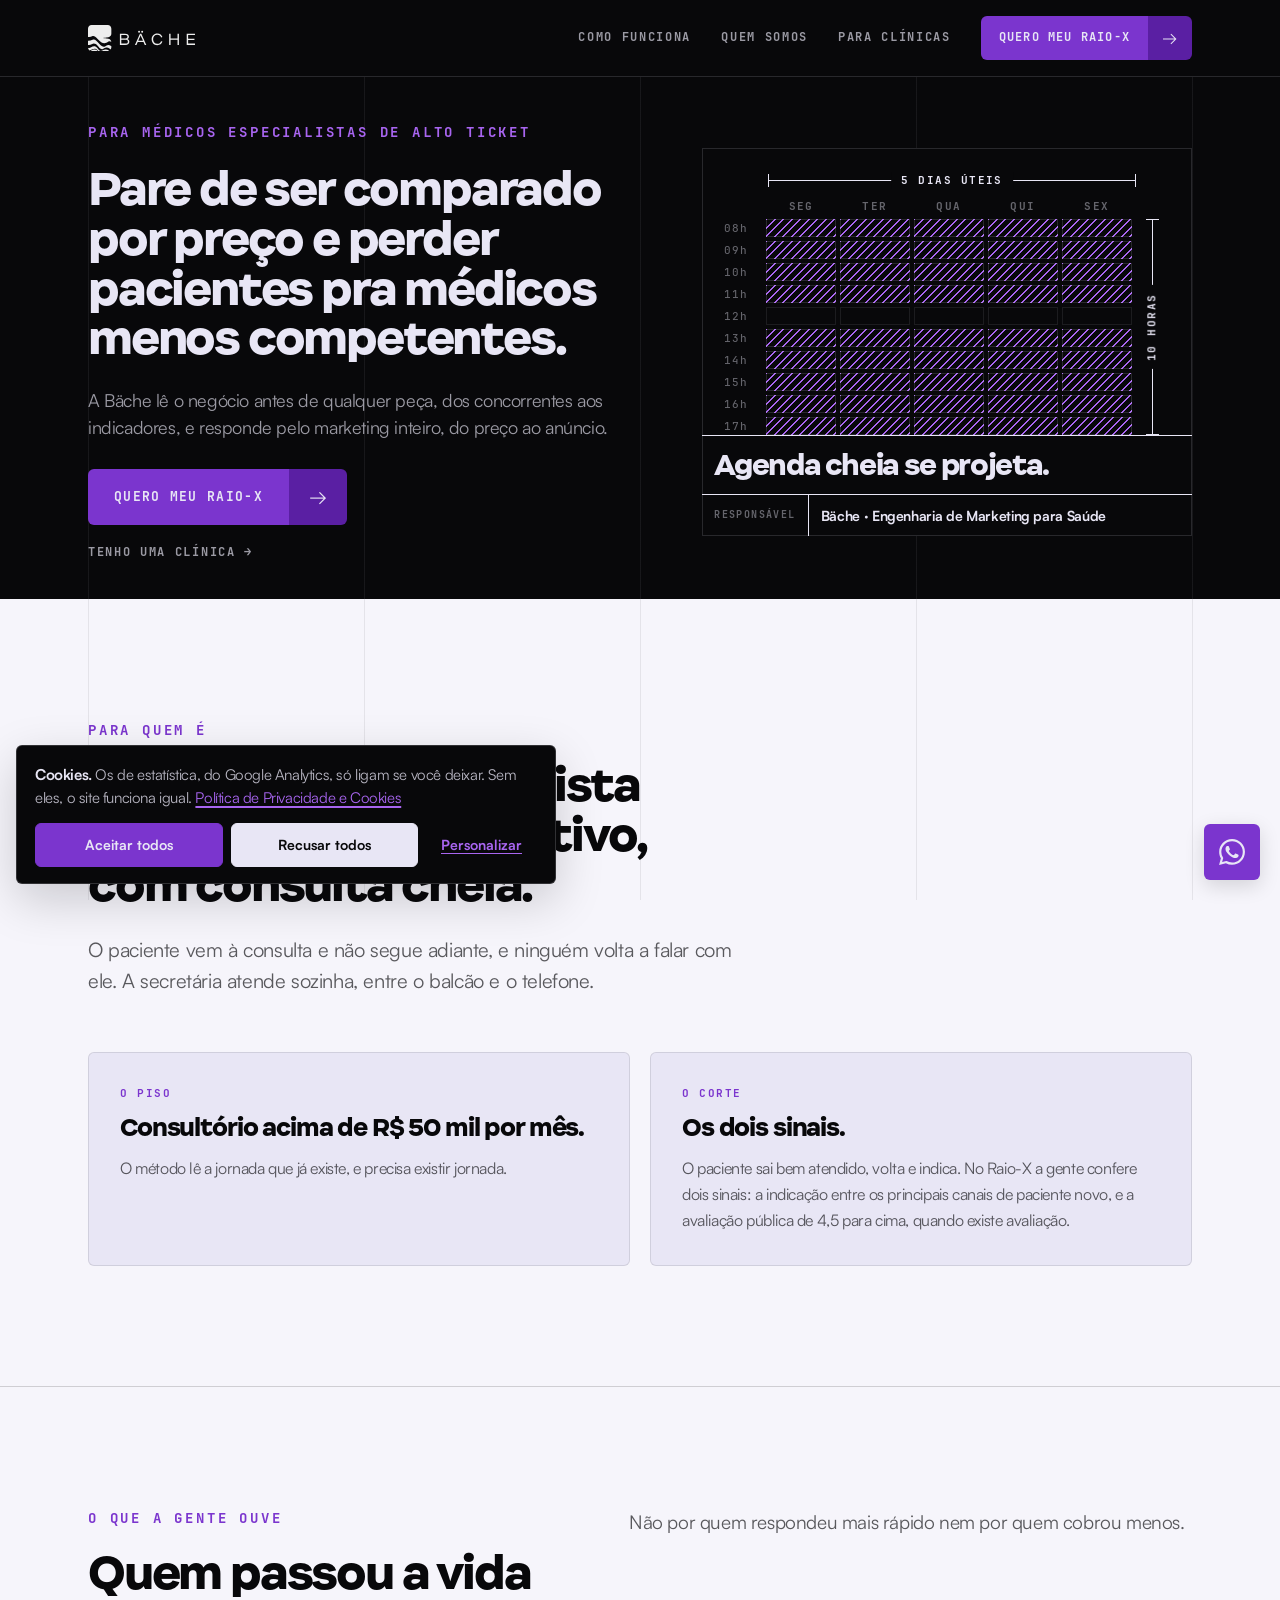
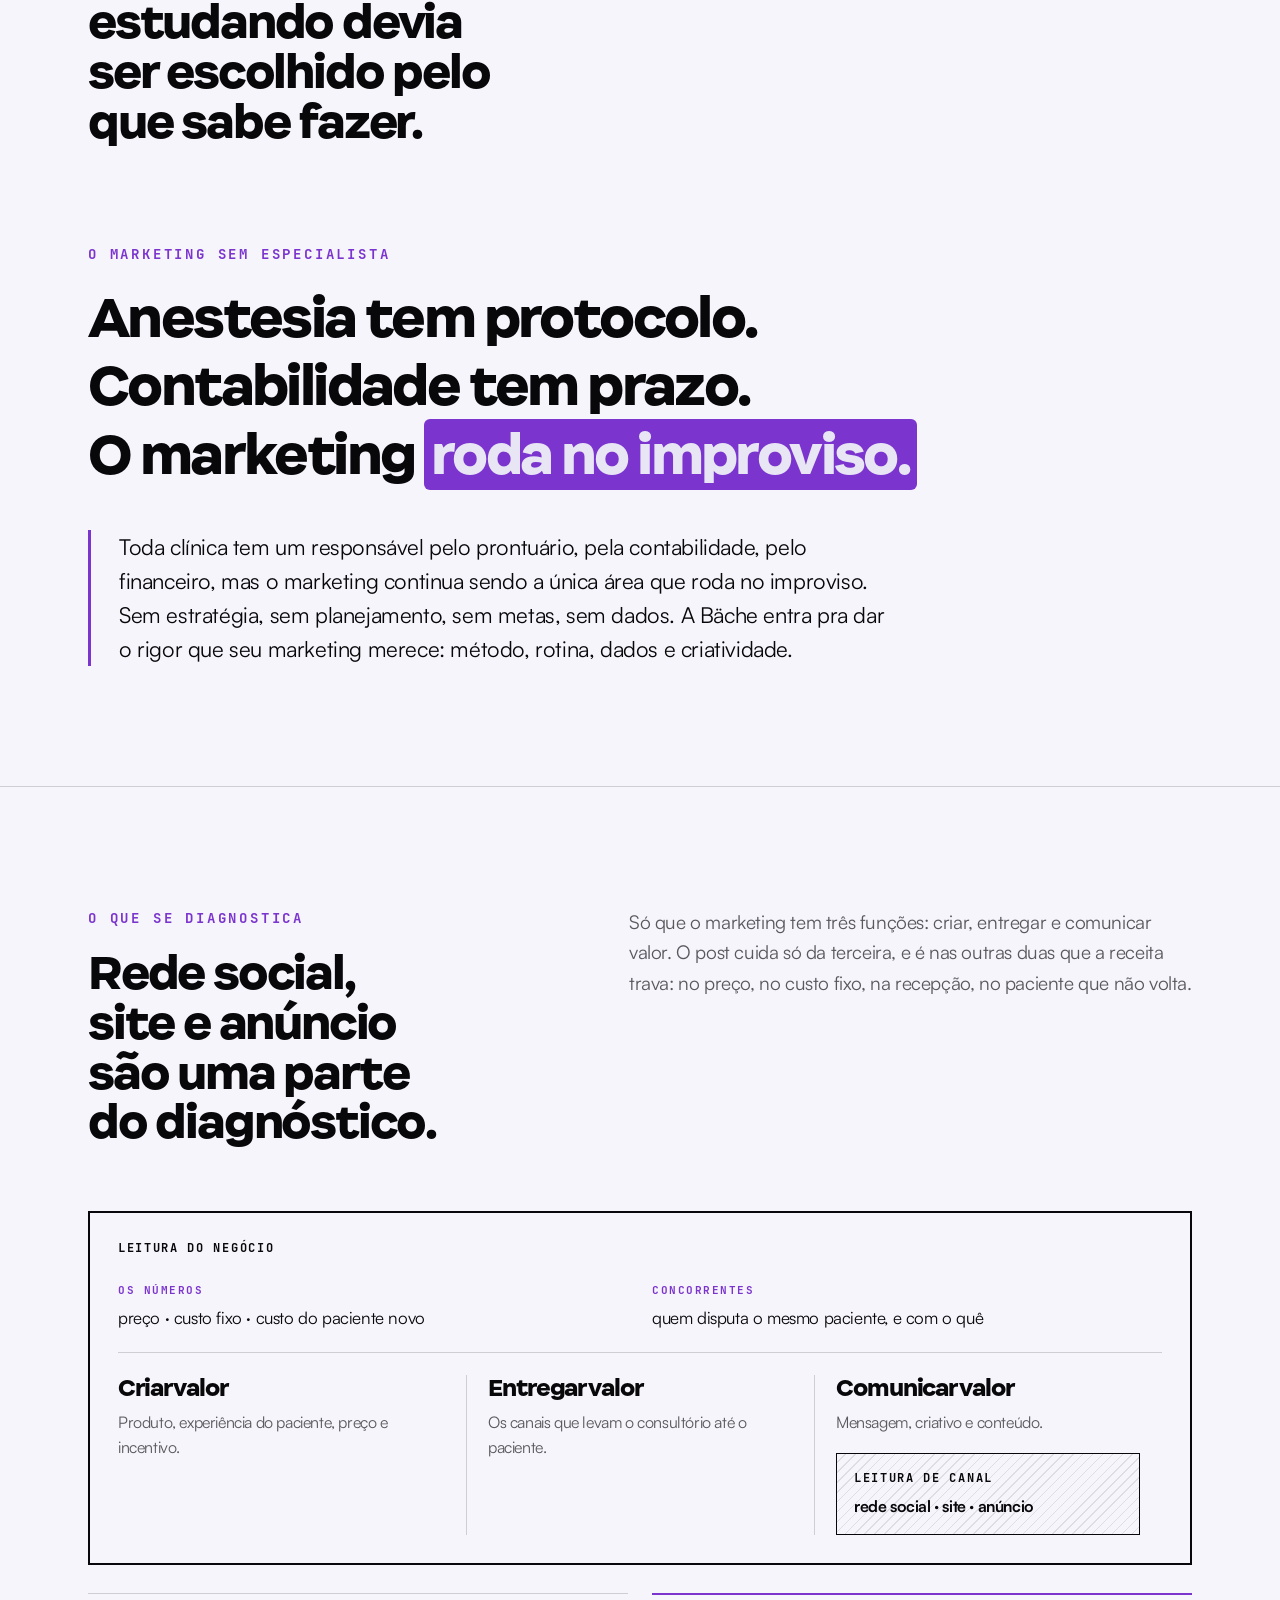
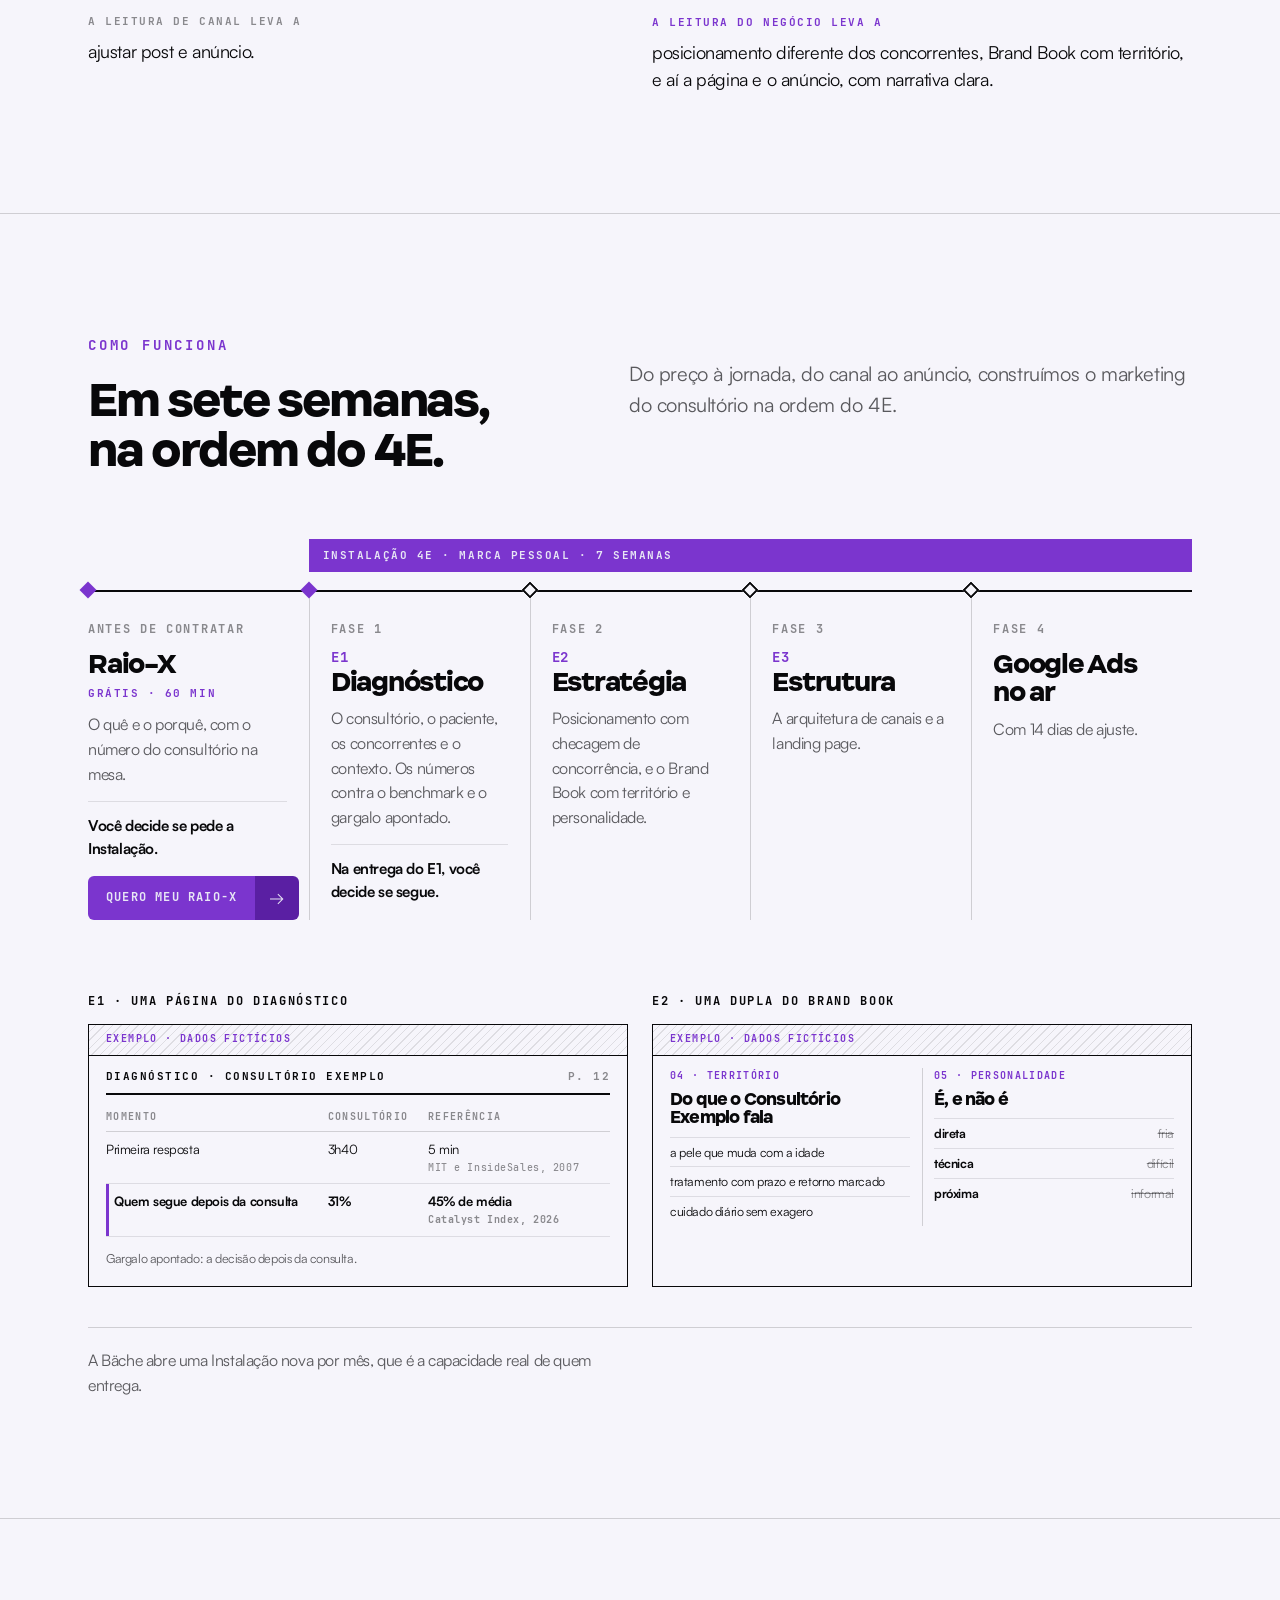
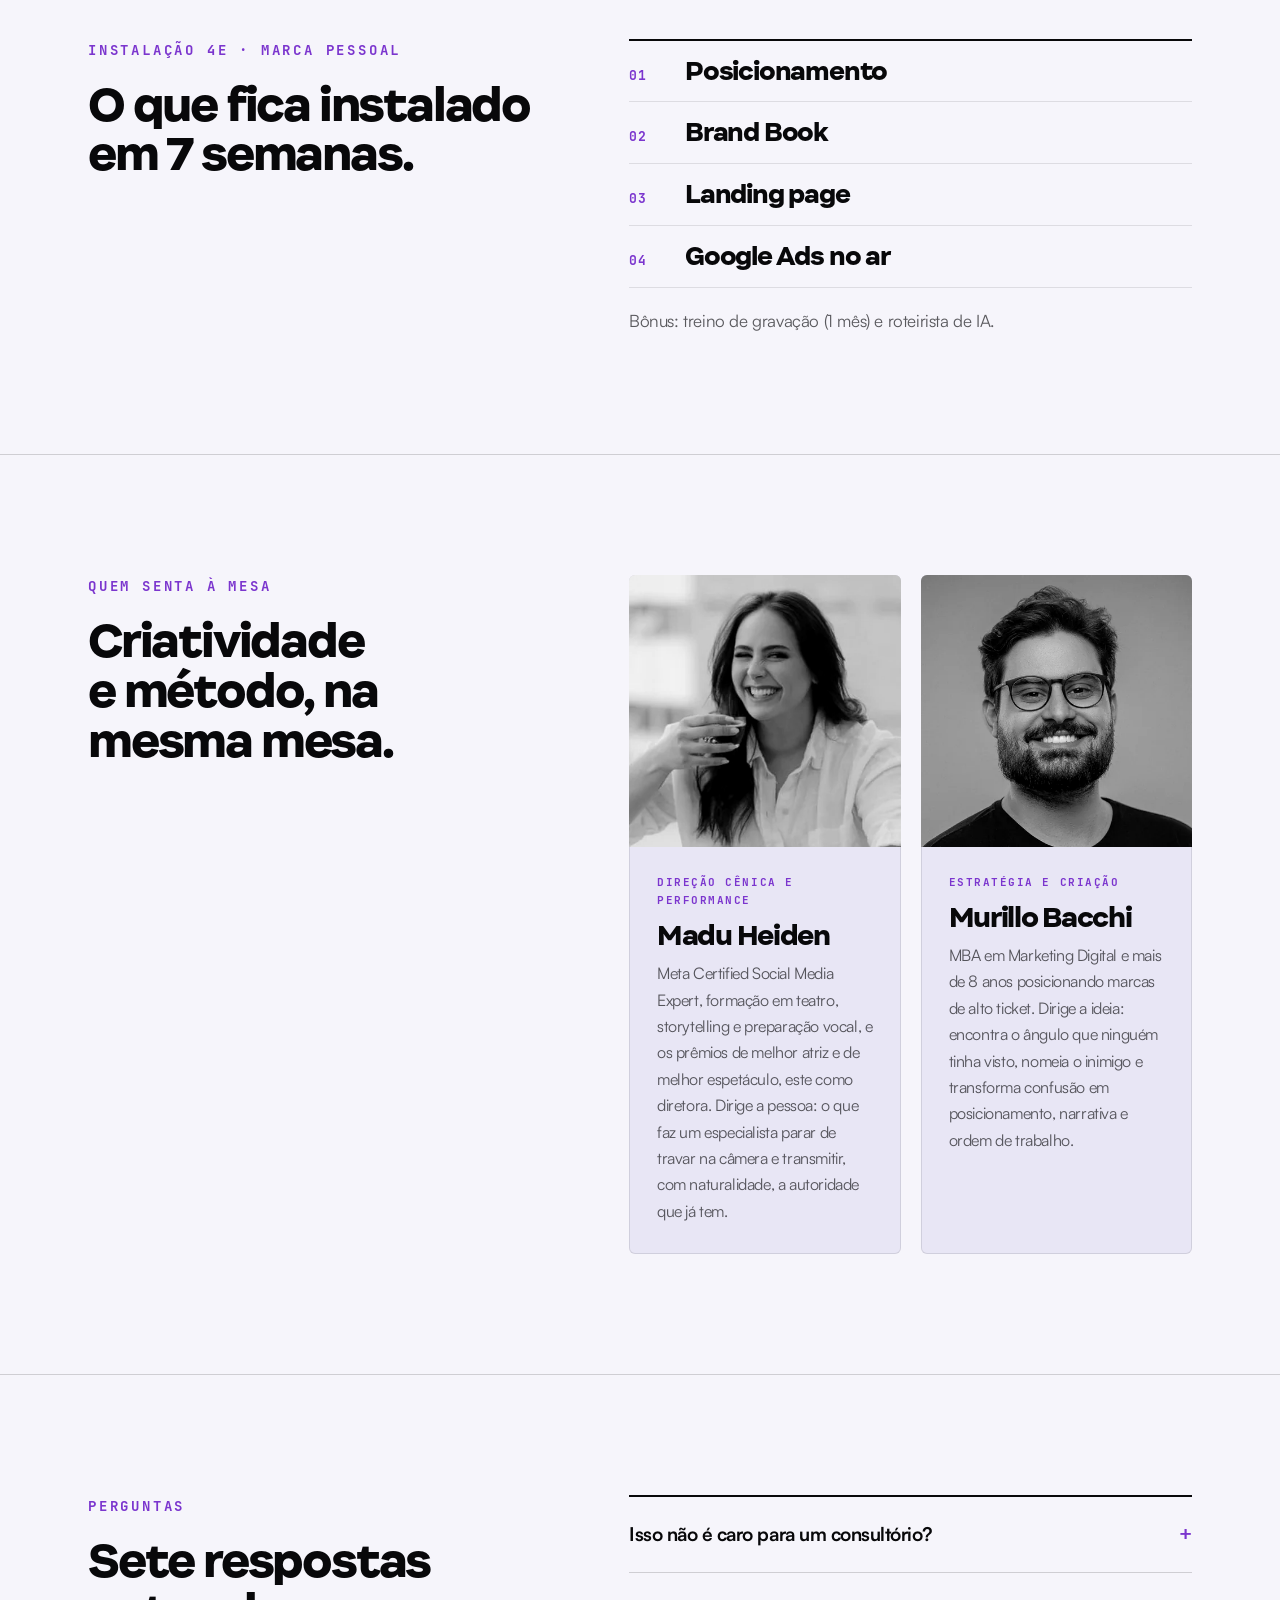
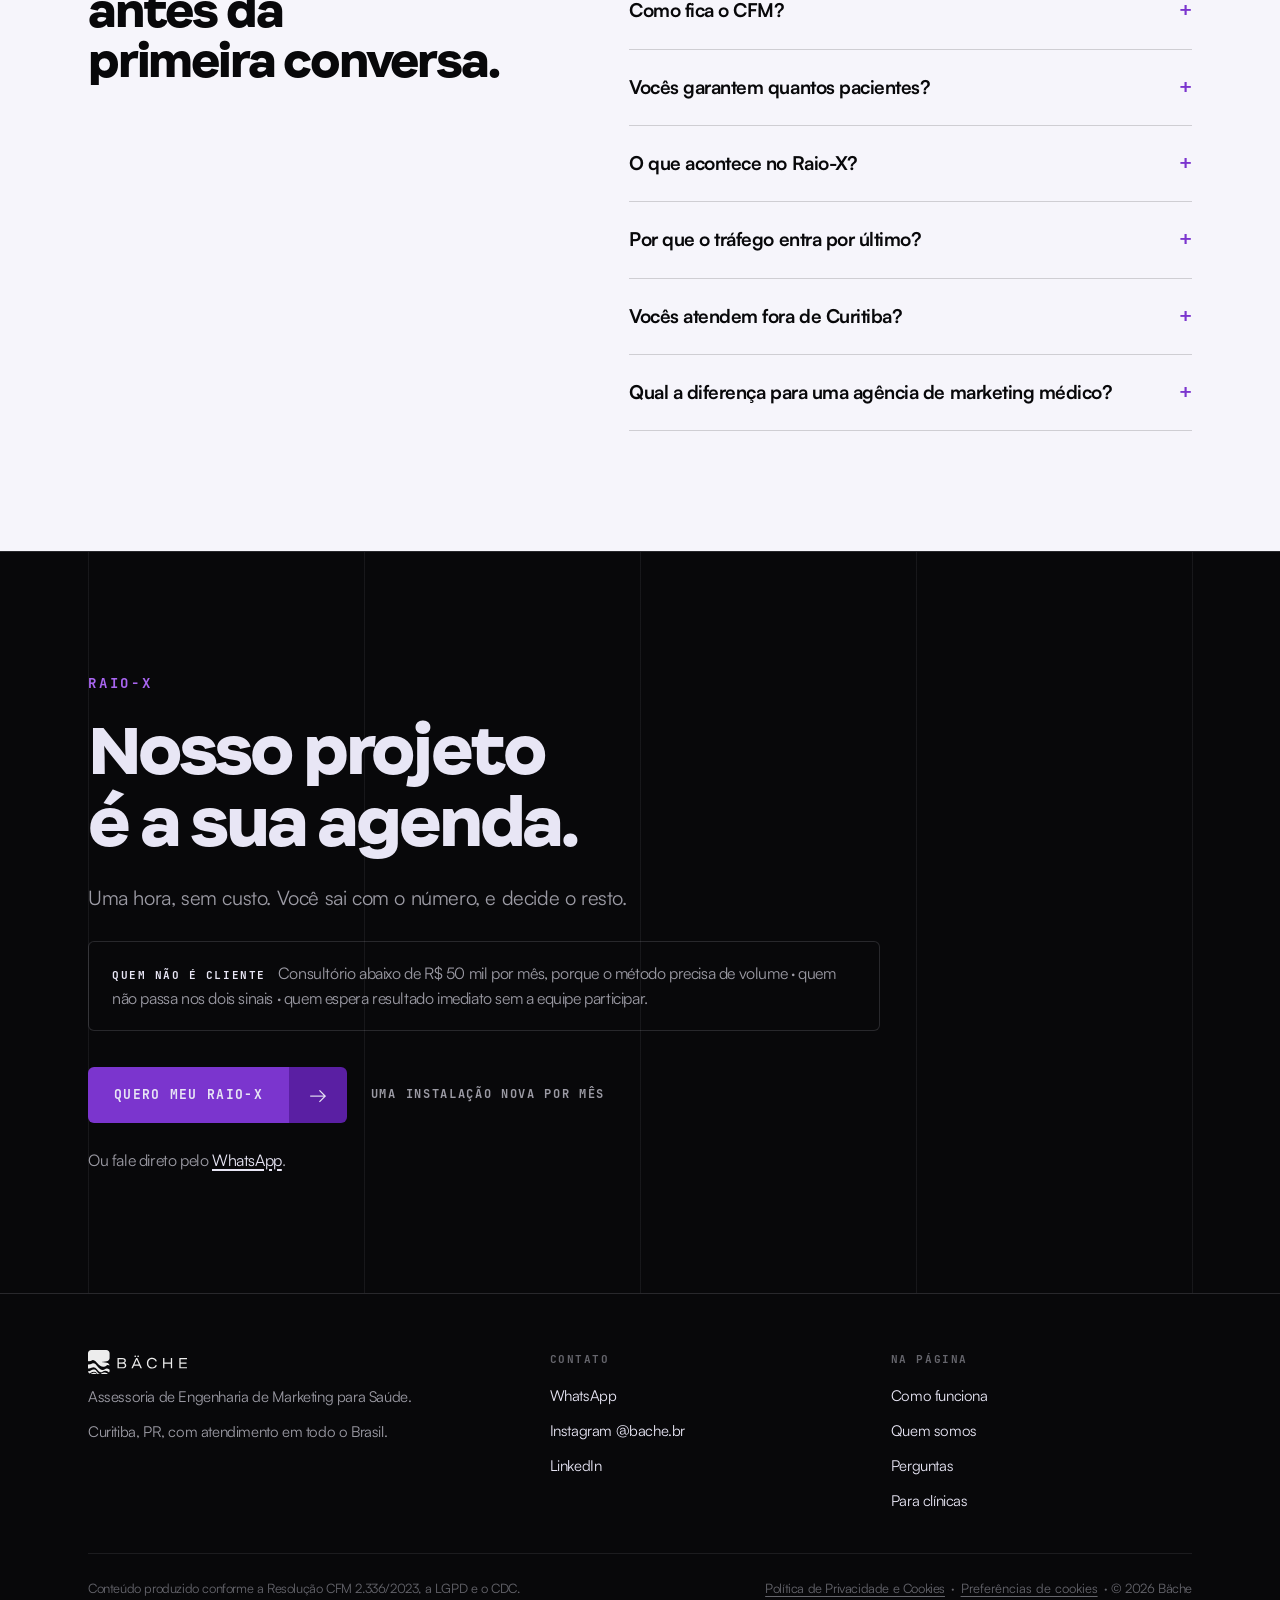
<file: medicos.html>
<!doctype html>
<html lang="pt-BR">
<head>
<meta charset="utf-8">
<meta name="viewport" content="width=device-width, initial-scale=1">
<title>Bäche · Engenharia de Marketing para médicos especialistas</title>
<meta name="description" content="Pare de ser comparado por preço e perder pacientes pra médicos menos competentes. A Bäche lê o negócio antes de qualquer peça e responde pelo marketing inteiro, do preço ao anúncio.">
<link rel="canonical" href="https://bache.com.br/medicos">
<meta name="robots" content="index, follow, max-snippet:-1, max-image-preview:large">
<meta name="theme-color" content="#F6F5FB">
<meta property="og:type" content="website">
<meta property="og:locale" content="pt_BR">
<meta property="og:site_name" content="Bäche">
<meta property="og:url" content="https://bache.com.br/medicos">
<meta property="og:title" content="Bäche · Engenharia de Marketing para médicos especialistas">
<meta property="og:description" content="Pare de ser comparado por preço e perder pacientes pra médicos menos competentes.">
<meta property="og:image" content="https://bache.com.br/assets/og-image.png">
<meta property="og:image:width" content="1200">
<meta property="og:image:height" content="630">
<meta name="twitter:card" content="summary_large_image">

<link rel="icon" type="image/svg+xml" href="/assets/favicon.svg?v=2">
<link rel="icon" type="image/png" sizes="32x32" href="/assets/favicon-32.png">
<link rel="icon" type="image/png" sizes="16x16" href="/assets/favicon-16.png">
<link rel="shortcut icon" href="/favicon.ico">
<link rel="apple-touch-icon" sizes="180x180" href="/assets/apple-touch-icon.png">
<link rel="manifest" href="/site.webmanifest">

<link rel="preload" href="/ds/assets/fonts/Internacional-Black.woff2" as="font" type="font/woff2" crossorigin>
<link rel="preload" href="/ds/assets/fonts/Satoshi-Regular.woff2" as="font" type="font/woff2" crossorigin>
<link rel="stylesheet" href="/ds/styles.css?v=20260916a">
<link rel="stylesheet" href="/assets/css/site.css?v=20261008e">

<!-- A entrada das seções só liga com JS e sem pedido de movimento reduzido. ?still=1 desliga, para print. -->
<script>(function(d){var q=new URLSearchParams(location.search);var calmo=window.matchMedia&&matchMedia('(prefers-reduced-motion: reduce)').matches;if(!q.has('still')&&!calmo)d.documentElement.classList.add('anim');})(document);</script>

<!-- Os eventos vão para o dataLayer. O GTM (hoje só o GA4 mora nele) só carrega depois do consentimento: assets/js/consent.js. -->
<script>
  window.dataLayer = window.dataLayer || [];
  window.bacheTrack = function (event, params) {
    window.dataLayer.push(Object.assign({ event: event }, params || {}));
  };
</script>

<script type="application/ld+json">
{
  "@context": "https://schema.org",
  "@graph": [
    {
      "@type": "Organization",
      "@id": "https://bache.com.br/#organizacao",
      "name": "Bäche",
      "alternateName": "Bäche · Engenharia de Marketing para Saúde",
      "description": "Assessoria de Engenharia de Marketing para Saúde. Unimos criatividade e método para que clínicas competentes cresçam do tamanho do que entregam.",
      "url": "https://bache.com.br/",
      "logo": { "@type": "ImageObject", "url": "https://bache.com.br/assets/img/bache-horizontal.svg" },
      "foundingDate": "2026",
      "foundingLocation": { "@type": "Place", "name": "Curitiba, PR, Brasil" },
      "areaServed": { "@type": "Country", "name": "Brasil" },
      "sameAs": ["https://instagram.com/bache.br", "https://www.linkedin.com/company/bachebr"],
      "founder": [
        { "@type": "Person", "name": "Murillo Bacchi", "jobTitle": "Estratégia e criação",
          "sameAs": ["https://murillobacchi.com.br", "https://instagram.com/murillobacchi"] },
        { "@type": "Person", "name": "Madu Heiden", "jobTitle": "Direção cênica e performance" }
      ]
    },
    {
      "@type": "WebSite",
      "@id": "https://bache.com.br/#site",
      "url": "https://bache.com.br/",
      "name": "Bäche",
      "inLanguage": "pt-BR",
      "publisher": { "@id": "https://bache.com.br/#organizacao" }
    },
    {
      "@type": "WebPage",
      "@id": "https://bache.com.br/medicos#pagina",
      "url": "https://bache.com.br/medicos",
      "name": "Bäche · Engenharia de Marketing para médicos especialistas",
      "isPartOf": { "@id": "https://bache.com.br/#site" },
      "about": { "@id": "https://bache.com.br/#organizacao" },
      "inLanguage": "pt-BR",
      "primaryImageOfPage": { "@type": "ImageObject", "url": "https://bache.com.br/assets/og-image.png" }
    },
    {
      "@type": "Service",
      "@id": "https://bache.com.br/medicos#servico",
      "name": "Instalação 4E · Marca Pessoal",
      "serviceType": "Assessoria de Engenharia de Marketing para Saúde",
      "provider": { "@id": "https://bache.com.br/#organizacao" },
      "areaServed": { "@type": "Country", "name": "Brasil" },
      "audience": { "@type": "BusinessAudience", "name": "Médicos especialistas de alto ticket com faturamento do consultório acima de R$ 50 mil por mês" },
      "description": "Em 7 semanas, na ordem do 4E: diagnóstico, posicionamento e Brand Book, canais e landing page, e Google Ads no ar com 14 dias de ajuste."
    }
  ]
}
</script>
<!-- faq-schema:inicio -->
<script type="application/ld+json">
{
  "@context": "https://schema.org",
  "@type": "FAQPage",
  "mainEntity": [
    {
      "@type": "Question",
      "name": "Isso não é caro para um consultório?",
      "acceptedAnswer": {
        "@type": "Answer",
        "text": "Depende do que o seu consultório deixa na mesa hoje. No Raio-X a gente faz essa conta com você: quantos pacientes vieram à consulta no mês passado sem ninguém falar com eles de novo, vezes o ticket."
      }
    },
    {
      "@type": "Question",
      "name": "Como fica o CFM?",
      "acceptedAnswer": {
        "@type": "Answer",
        "text": "Toda peça passa pela Resolução CFM 2.336/2023, pela LGPD e pelo CDC antes de sair. Nada de antes e depois sensacionalista, promessa de cura ou título que o profissional não tem."
      }
    },
    {
      "@type": "Question",
      "name": "Vocês garantem quantos pacientes?",
      "acceptedAnswer": {
        "@type": "Answer",
        "text": "Não. A Bäche garante o trabalho, o prazo de cada entrega e o Marco 1. O Marco 1 é a porta de decisão na entrega do Diagnóstico: o projeto só continua se você decidir. Número de pacientes, faturamento e prazo de retorno ficam fora do contrato, porque promessa publicitária vira obrigação de resultado (CDC, art. 30)."
      }
    },
    {
      "@type": "Question",
      "name": "O que acontece no Raio-X?",
      "acceptedAnswer": {
        "@type": "Answer",
        "text": "Uma hora de conversa, por chamada, sem custo. A gente olha o seu número e diz onde a receita trava e por quê, e nem sempre a trava é de marketing: às vezes é de operação ou de preço. O como vem na proposta, se fizer sentido para os dois lados, e o que você ouvir é seu mesmo que não siga com a gente."
      }
    },
    {
      "@type": "Question",
      "name": "Por que o tráfego entra por último?",
      "acceptedAnswer": {
        "@type": "Answer",
        "text": "Porque anúncio sem posicionamento compra a comparação por preço. Primeiro o paciente entende o que você entrega, e só depois disso o anúncio entra."
      }
    },
    {
      "@type": "Question",
      "name": "Vocês atendem fora de Curitiba?",
      "acceptedAnswer": {
        "@type": "Answer",
        "text": "Sim, em todo o Brasil. Leitura, estratégia e acompanhamento acontecem por chamada, e o que precisa de presença, como o treino de gravação, é combinado na proposta."
      }
    },
    {
      "@type": "Question",
      "name": "Qual a diferença para uma agência de marketing médico?",
      "acceptedAnswer": {
        "@type": "Answer",
        "text": "Até onde o trabalho vai. A Bäche lê o negócio antes de qualquer peça e responde pelo marketing inteiro, do preço ao anúncio: preço, posicionamento, página e anúncio entram na mesma conta, e o post é uma parte dela."
      }
    }
  ]
}
</script>
<!-- faq-schema:fim -->
</head>
<body data-caminho="med">

<a class="l-pular" href="#conteudo">Pular para o conteúdo</a>
<div class="l-grade" aria-hidden="true"><span></span><span></span><span></span><span></span><span></span></div>

<header class="l-topo">
  <div class="l-wrap">
    <a class="l-logo" href="/" aria-label="Bäche, início"><img src="/assets/img/bache-horizontal.svg" alt="Bäche" width="116" height="28"></a>
    <nav class="l-nav" aria-label="Seções">
      <a href="#como-funciona">Como funciona</a>
      <a href="#quem-somos">Quem somos</a>
      <a href="/">Para clínicas</a>
      <a class="btn l-btn-p" href="#raio-x" data-raio-x><span>Quero meu Raio-X</span><span aria-hidden="true">&rarr;</span></a>
    </nav>
  </div>
</header>

<main id="conteudo">

<!-- 1 · Capa -->
<section class="l-capa" aria-labelledby="t-capa">
  <div class="l-wrap l-capa__in">
    <div>
      <span class="olho">Para médicos especialistas de alto ticket</span>
      <h1 id="t-capa">Pare de ser comparado por preço e perder pacientes pra médicos menos competentes.</h1>
      <p class="l-faz">A Bäche lê o negócio antes de qualquer peça, dos concorrentes aos indicadores, e responde pelo marketing inteiro, do preço ao anúncio.</p>
      <div class="l-pedido">
        <a class="btn" href="#raio-x" data-raio-x><span>Quero meu Raio-X</span><span aria-hidden="true">&rarr;</span></a>
      </div>
      <a class="l-porta" href="/">Tenho uma clínica <span aria-hidden="true">&rarr;</span></a>
    </div>

    <figure class="o-agenda" aria-label="A agenda da semana desenhada como projeto técnico, com o carimbo do responsável">
      <div class="o-agenda__cota" aria-hidden="true"><i></i><i></i><span>5 dias úteis</span></div>
      <div class="o-agenda__quadro" aria-hidden="true">
        <span></span><span class="o-agenda__d">Seg</span><span class="o-agenda__d">Ter</span><span class="o-agenda__d">Qua</span><span class="o-agenda__d">Qui</span><span class="o-agenda__d">Sex</span><span></span>
        <span class="o-agenda__h">08h</span><i class="o-agenda__s"></i><i class="o-agenda__s"></i><i class="o-agenda__s"></i><i class="o-agenda__s"></i><i class="o-agenda__s"></i>
        <span class="o-agenda__cv"><i></i><i></i><span>10 horas</span></span>
        <span class="o-agenda__h">09h</span><i class="o-agenda__s"></i><i class="o-agenda__s"></i><i class="o-agenda__s"></i><i class="o-agenda__s"></i><i class="o-agenda__s"></i>
        <span class="o-agenda__h">10h</span><i class="o-agenda__s"></i><i class="o-agenda__s"></i><i class="o-agenda__s"></i><i class="o-agenda__s"></i><i class="o-agenda__s"></i>
        <span class="o-agenda__h">11h</span><i class="o-agenda__s"></i><i class="o-agenda__s"></i><i class="o-agenda__s"></i><i class="o-agenda__s"></i><i class="o-agenda__s"></i>
        <span class="o-agenda__h">12h</span><i class="o-agenda__s o-agenda__s--vazio"></i><i class="o-agenda__s o-agenda__s--vazio"></i><i class="o-agenda__s o-agenda__s--vazio"></i><i class="o-agenda__s o-agenda__s--vazio"></i><i class="o-agenda__s o-agenda__s--vazio"></i>
        <span class="o-agenda__h">13h</span><i class="o-agenda__s"></i><i class="o-agenda__s"></i><i class="o-agenda__s"></i><i class="o-agenda__s"></i><i class="o-agenda__s"></i>
        <span class="o-agenda__h">14h</span><i class="o-agenda__s"></i><i class="o-agenda__s"></i><i class="o-agenda__s"></i><i class="o-agenda__s"></i><i class="o-agenda__s"></i>
        <span class="o-agenda__h">15h</span><i class="o-agenda__s"></i><i class="o-agenda__s"></i><i class="o-agenda__s"></i><i class="o-agenda__s"></i><i class="o-agenda__s"></i>
        <span class="o-agenda__h">16h</span><i class="o-agenda__s"></i><i class="o-agenda__s"></i><i class="o-agenda__s"></i><i class="o-agenda__s"></i><i class="o-agenda__s"></i>
        <span class="o-agenda__h">17h</span><i class="o-agenda__s"></i><i class="o-agenda__s"></i><i class="o-agenda__s"></i><i class="o-agenda__s"></i><i class="o-agenda__s"></i>
      </div>
      <table>
        <!-- removido: Projeto e Escala, para a capa pesar menos -->
        <tr hidden><th scope="row">Projeto</th><td colspan="3">Agenda do consultório</td></tr>
        <tr hidden><th scope="row">Escala</th><td>1 semana</td><th scope="row">Rev.</th><td>01</td></tr>
        <tr><td colspan="4" class="o-agenda__tag">Agenda cheia se projeta.</td></tr>
        <tr><th scope="row">Responsável</th><td colspan="3">Bäche · Engenharia de Marketing para Saúde</td></tr>
      </table>
    </figure>
  </div>
</section>

<!-- 2 · Para quem é -->
<section class="l-sec" id="para-quem" aria-labelledby="t-quem">
  <div class="l-wrap">
    <header class="l-cab l-cab--larga l-sobe">
      <span class="olho">Para quem é</span>
      <h2 id="t-quem">Cirurgião ou especialista de procedimento eletivo, com consulta cheia.</h2>
      <p class="l-lead">O paciente vem à consulta e não segue adiante, e ninguém volta a falar com ele. A secretária atende sozinha, entre o balcão e o telefone.</p>
    </header>
    <ul class="o-perfis">
      <li class="card l-sobe"><span class="o-perfis__r">O piso</span><h3>Consultório acima de R$&nbsp;50 mil por mês.</h3><p>O método lê a jornada que já existe, e precisa existir jornada.</p></li>
      <li class="card l-sobe"><span class="o-perfis__r">O corte</span><h3>Os dois sinais.</h3><p>O paciente sai bem atendido, volta e indica. No Raio-X a gente confere dois sinais: a indicação entre os principais canais de paciente novo, e a avaliação pública de 4,5 para cima, quando existe avaliação.</p></li>
    </ul>
  </div>
</section>

<!-- 3 · A tensão e a área sem especialista -->
<section class="l-sec" id="tensao" aria-labelledby="t-tensao">
  <div class="l-wrap">
    <div class="l-duas">
      <header class="l-cab l-sobe">
        <span class="olho">O que a gente ouve</span>
        <h2 id="t-tensao">Quem passou a vida estudando devia ser escolhido pelo que sabe fazer.</h2>
      </header>
      <div class="l-texto l-sobe">
        <p>Não por quem respondeu mais rápido nem por quem cobrou menos.</p>
      </div>
    </div>
    <div class="l-improviso">
      <span class="olho l-sobe">O marketing sem especialista</span>
      <h3 class="l-anafora l-sobe">Anestesia tem protocolo.<br> Contabilidade tem prazo.<br> O marketing <mark>roda no improviso.</mark></h3>
      <div class="o-declara l-sobe">
        <p>Toda clínica tem um responsável pelo prontuário, pela contabilidade, pelo financeiro, mas o marketing continua sendo a única área que roda no improviso. Sem estratégia, sem planejamento, sem metas, sem dados. A Bäche entra pra dar o rigor que seu marketing merece: método, rotina, dados e criatividade.</p>
      </div>
    </div>
  </div>
</section>

<!-- 4 · As duas leituras: a de canal cabe dentro da do negócio -->
<section class="l-sec" id="leituras" aria-labelledby="t-leituras">
  <div class="l-wrap">
    <div class="l-duas">
      <header class="l-cab l-sobe">
        <span class="olho">O que se diagnostica</span>
        <h2 id="t-leituras">Rede social, site e anúncio são uma parte do diagnóstico.</h2>
      </header>
      <div class="l-texto l-sobe">
        <p>Só que o marketing tem três funções: criar, entregar e comunicar valor. O post cuida só da terceira, e é nas outras duas que a receita trava: no preço, no custo fixo, na recepção, no paciente que não volta.</p>
      </div>
    </div>
    <figure class="o-leituras l-sobe" aria-label="A leitura de canal desenhada dentro da leitura do negócio">
      <figcaption class="o-leituras__r">Leitura do negócio</figcaption>
      <dl class="o-leituras__base">
        <div><dt>Os números</dt><dd>preço · custo fixo · custo do paciente novo</dd></div>
        <div><dt>Concorrentes</dt><dd>quem disputa o mesmo paciente, e com o quê</dd></div>
      </dl>
      <ol class="o-leituras__funcoes">
        <li><span class="o-leituras__n">Criar valor</span><p>Produto, experiência do paciente, preço e incentivo.</p></li>
        <li><span class="o-leituras__n">Entregar valor</span><p>Os canais que levam o consultório até o paciente.</p></li>
        <li><span class="o-leituras__n">Comunicar valor</span><p>Mensagem, criativo e conteúdo.</p>
          <div class="o-leituras__canal"><span class="o-leituras__r">Leitura de canal</span><p>rede social · site · anúncio</p></div>
        </li>
      </ol>
    </figure>
    <ul class="o-saidas l-sobe">
      <li><span class="o-saidas__r">A leitura de canal leva a</span><p>ajustar post e anúncio.</p></li>
      <li><span class="o-saidas__r">A leitura do negócio leva a</span><p>posicionamento diferente dos concorrentes, Brand Book com território, e aí a página e o anúncio, com narrativa clara.</p></li>
    </ul>
  </div>
</section>

<!-- 5 · Como funciona: a Instalação 4E · Marca Pessoal, em 7 semanas -->
<section class="l-sec" id="como-funciona" aria-labelledby="t-como">
  <div class="l-wrap">
    <div class="l-duas">
      <header class="l-cab l-sobe">
        <span class="olho">Como funciona</span>
        <h2 id="t-como">Em sete semanas, na ordem do 4E.</h2>
      </header>
      <p class="l-lead l-sobe">Do preço à jornada, do canal ao anúncio, construímos o marketing do consultório na ordem do 4E.</p>
    </div>

    <div class="o-linha l-sobe">
      <div class="o-linha__faixas">
        <span class="o-linha__faixa o-linha__faixa--inst o-linha__faixa--toda">Instalação 4E · Marca Pessoal · 7 semanas</span>
      </div>
      <ol class="o-linha__marcos">
        <li class="o-marco o-marco--decide">
          <span class="o-marco__quando">Antes de contratar</span>
          <h3 class="o-marco__t">Raio-X</h3>
          <span class="o-marco__r">Grátis · 60 min</span>
          <p>O quê e o porquê, com o número do consultório na mesa.</p>
          <p class="o-marco__decide">Você decide se pede a Instalação.</p>
          <a class="btn l-btn-p" href="#raio-x" data-raio-x><span>Quero meu Raio-X</span><span aria-hidden="true">&rarr;</span></a>
        </li>
        <li class="o-marco o-marco--decide">
          <span class="o-marco__quando">Fase 1</span>
          <h3 class="o-marco__t"><span class="o-marco__e">E1</span> Diagnóstico</h3>
          <p>O consultório, o paciente, os concorrentes e o contexto. Os números contra o benchmark e o gargalo apontado.</p>
          <p class="o-marco__decide">Na entrega do E1, você decide se segue.</p>
        </li>
        <li class="o-marco">
          <span class="o-marco__quando">Fase 2</span>
          <h3 class="o-marco__t"><span class="o-marco__e">E2</span> Estratégia</h3>
          <p>Posicionamento com checagem de concorrência, e o Brand Book com território e personalidade.</p>
        </li>
        <li class="o-marco">
          <span class="o-marco__quando">Fase 3</span>
          <h3 class="o-marco__t"><span class="o-marco__e">E3</span> Estrutura</h3>
          <p>A arquitetura de canais e a landing page.</p>
        </li>
        <li class="o-marco">
          <span class="o-marco__quando">Fase 4</span>
          <h3 class="o-marco__t">Google Ads no ar</h3>
          <p>Com 14 dias de ajuste.</p>
        </li>
      </ol>
    </div>

    <ul class="o-exemplos o-exemplos--dois">
      <li class="l-sobe">
        <span class="o-exemplos__r">E1 · Uma página do Diagnóstico</span>
        <figure class="o-exemplo" aria-label="Exemplo, com dados fictícios, de uma página do Diagnóstico">
          <div class="o-exemplo__selo">Exemplo · dados fictícios</div>
          <div class="o-exemplo__cab"><span>Diagnóstico · Consultório Exemplo</span><span>p. 12</span></div>
          <table>
            <thead><tr><th>Momento</th><th>Consultório</th><th>Referência</th></tr></thead>
            <tbody>
              <tr><td>Primeira resposta</td><td>3h40</td><td>5 min<small>MIT e InsideSales, 2007</small></td></tr>
              <tr class="is-gargalo"><td>Quem segue depois da consulta</td><td>31%</td><td>45% de média<small>Catalyst Index, 2026</small></td></tr>
            </tbody>
          </table>
          <p class="o-exemplo__nota">Gargalo apontado: a decisão depois da consulta.</p>
        </figure>
      </li>
      <li class="l-sobe">
        <span class="o-exemplos__r">E2 · Uma dupla do Brand Book</span>
        <figure class="o-exemplo" aria-label="Exemplo, com dados fictícios, de duas páginas do Brand Book">
          <div class="o-exemplo__selo">Exemplo · dados fictícios</div>
          <div class="o-exemplo__dupla">
            <div>
              <span class="o-exemplo__pag">04 · Território</span>
              <p class="o-exemplo__tit">Do que o Consultório Exemplo fala</p>
              <ul>
                <li>a pele que muda com a idade</li>
                <li>tratamento com prazo e retorno marcado</li>
                <li>cuidado diário sem exagero</li>
              </ul>
            </div>
            <div>
              <span class="o-exemplo__pag">05 · Personalidade</span>
              <p class="o-exemplo__tit">É, e não é</p>
              <ul class="o-exemplo__enao">
                <li><b>direta</b><span>fria</span></li>
                <li><b>técnica</b><span>difícil</span></li>
                <li><b>próxima</b><span>informal</span></li>
              </ul>
            </div>
          </div>
        </figure>
      </li>
    </ul>

    <div class="o-linha__pe l-sobe">
      <p>A Bäche abre uma Instalação nova por mês, que é a capacidade real de quem entrega.</p>
    </div>
  </div>
</section>

<!-- 6 · O que fica instalado -->
<section class="l-sec" id="instalado" aria-labelledby="t-instalado">
  <div class="l-wrap l-duas">
    <header class="l-cab l-sobe">
      <span class="olho">Instalação 4E · Marca Pessoal</span>
      <h2 id="t-instalado">O que fica instalado em 7 semanas.</h2>
    </header>
    <div class="l-sobe">
      <ol class="o-instalado">
        <li>Posicionamento</li>
        <li>Brand Book</li>
        <li>Landing page</li>
        <li>Google Ads no ar</li>
      </ol>
      <p class="o-instalado__par">Bônus: treino de gravação (1 mês) e roteirista de IA.</p>
    </div>
  </div>
</section>

<!-- 8 · Quem somos -->
<section class="l-sec" id="quem-somos" aria-labelledby="t-mesa">
  <div class="l-wrap">
    <div class="l-duas l-duas--mesa">
      <header class="l-cab l-sobe">
        <span class="olho">Quem senta à mesa</span>
        <h2 id="t-mesa">Criatividade e método, na mesma mesa.</h2>
      </header>
      <ul class="o-mesa">
        <li class="card l-sobe">
          <img class="o-mesa__foto" src="/assets/img/madu.webp" alt="Madu Heiden" width="375" height="375" loading="lazy">
          <div class="o-mesa__txt">
            <span class="o-mesa__r">Direção cênica e performance</span>
            <h3>Madu Heiden</h3>
            <p>Meta Certified Social Media Expert, formação em teatro, storytelling e preparação vocal, e os prêmios de melhor atriz e de melhor espetáculo, este como diretora. Dirige a pessoa: o que faz um especialista parar de travar na câmera e transmitir, com naturalidade, a autoridade que já tem.</p>
          </div>
        </li>
        <li class="card l-sobe">
          <img class="o-mesa__foto" src="/assets/img/murillo.webp" alt="Murillo Bacchi" width="480" height="480" loading="lazy">
          <div class="o-mesa__txt">
            <span class="o-mesa__r">Estratégia e criação</span>
            <h3>Murillo Bacchi</h3>
            <p>MBA em Marketing Digital e mais de 8 anos posicionando marcas de alto ticket. Dirige a ideia: encontra o ângulo que ninguém tinha visto, nomeia o inimigo e transforma confusão em posicionamento, narrativa e ordem de trabalho.</p>
          </div>
        </li>
      </ul>
    </div>
  </div>
</section>

<!-- 9 · Perguntas (o FAQPage do JSON-LD sai daqui: python scripts/faq_schema.py) -->
<section class="l-sec" id="perguntas" aria-labelledby="t-perguntas">
  <div class="l-wrap l-duas">
    <header class="l-cab l-sobe">
      <span class="olho">Perguntas</span>
      <h2 id="t-perguntas">Sete respostas antes da primeira conversa.</h2>
    </header>
    <div class="o-faq l-sobe">
      <details><summary>Isso não é caro para um consultório?</summary><div class="o-faq__r"><p>Depende do que o seu consultório deixa na mesa hoje. No Raio-X a gente faz essa conta com você: quantos pacientes vieram à consulta no mês passado sem ninguém falar com eles de novo, vezes o ticket.</p></div></details>
      <details><summary>Como fica o CFM?</summary><div class="o-faq__r"><p>Toda peça passa pela Resolução CFM 2.336/2023, pela LGPD e pelo CDC antes de sair. Nada de antes e depois sensacionalista, promessa de cura ou título que o profissional não tem.</p></div></details>
      <details><summary>Vocês garantem quantos pacientes?</summary><div class="o-faq__r"><p>Não. A Bäche garante o trabalho, o prazo de cada entrega e o Marco 1. O Marco 1 é a porta de decisão na entrega do Diagnóstico: o projeto só continua se você decidir. Número de pacientes, faturamento e prazo de retorno ficam fora do contrato, porque promessa publicitária vira obrigação de resultado (CDC, art. 30).</p></div></details>
      <details><summary>O que acontece no Raio-X?</summary><div class="o-faq__r"><p>Uma hora de conversa, por chamada, sem custo. A gente olha o seu número e diz onde a receita trava e por quê, e nem sempre a trava é de marketing: às vezes é de operação ou de preço. O como vem na proposta, se fizer sentido para os dois lados, e o que você ouvir é seu mesmo que não siga com a gente.</p></div></details>
      <details><summary>Por que o tráfego entra por último?</summary><div class="o-faq__r"><p>Porque anúncio sem posicionamento compra a comparação por preço. Primeiro o paciente entende o que você entrega, e só depois disso o anúncio entra.</p></div></details>
      <details><summary>Vocês atendem fora de Curitiba?</summary><div class="o-faq__r"><p>Sim, em todo o Brasil. Leitura, estratégia e acompanhamento acontecem por chamada, e o que precisa de presença, como o treino de gravação, é combinado na proposta.</p></div></details>
      <details><summary>Qual a diferença para uma agência de marketing médico?</summary><div class="o-faq__r"><p>Até onde o trabalho vai. A Bäche lê o negócio antes de qualquer peça e responde pelo marketing inteiro, do preço ao anúncio: preço, posicionamento, página e anúncio entram na mesma conta, e o post é uma parte dela.</p></div></details>
    </div>
  </div>
</section>

<!-- 10 · Fecho -->
<section class="l-sec l-fecho violeta" id="raio-x" aria-labelledby="t-fecho">
  <div class="l-wrap">
    <span class="olho">Raio-X</span>
    <h2 id="t-fecho">Nosso projeto é a sua agenda.</h2>
    <p class="l-lead">Uma hora, sem custo. Você sai com o número, e decide o resto.</p>
    <p class="o-nao"><span class="o-nao__r">Quem não é cliente</span>Consultório abaixo de R$&nbsp;50 mil por mês, porque o método precisa de volume · quem não passa nos dois sinais · quem espera resultado imediato sem a equipe participar.</p>
    <div class="l-fecho__acao">
      <a class="btn" href="https://wa.me/5541998416681?text=Ol%C3%A1!%20Vim%20pelo%20site%20e%20quero%20saber%20sobre%20o%20Raio-X." data-raio-x><span>Quero meu Raio-X</span><span aria-hidden="true">&rarr;</span></a>
      <span class="l-fecho__nota">Uma Instalação nova por mês</span>
    </div>
    <p class="l-fecho__alt">Ou fale direto pelo <a href="https://wa.me/5541998416681?text=Ol%C3%A1!%20Vim%20pelo%20site%20e%20quero%20saber%20sobre%20o%20Raio-X." target="_blank" rel="noopener">WhatsApp</a>.</p>
  </div>
</section>

</main>

<!-- 11 · Rodapé -->
<footer class="l-rodape">
  <div class="l-wrap l-rodape__in">
    <div>
      <img src="/assets/img/bache-horizontal.svg" alt="Bäche" width="99" height="24">
      <p>Assessoria de Engenharia de Marketing para Saúde.</p>
      <p>Curitiba, PR, com atendimento em todo o Brasil.</p>
    </div>
    <div>
      <span class="l-rodape__r">Contato</span>
      <ul>
        <li><a href="https://wa.me/5541998416681?text=Ol%C3%A1!%20Vim%20pelo%20site%20e%20quero%20saber%20sobre%20o%20Raio-X." target="_blank" rel="noopener">WhatsApp</a></li>
        <li><a href="https://instagram.com/bache.br" target="_blank" rel="noopener">Instagram @bache.br</a></li>
        <li><a href="https://www.linkedin.com/company/bachebr" target="_blank" rel="noopener">LinkedIn</a></li>
      </ul>
    </div>
    <div>
      <span class="l-rodape__r">Na página</span>
      <ul>
        <li><a href="#como-funciona">Como funciona</a></li>
        <li><a href="#quem-somos">Quem somos</a></li>
        <li><a href="#perguntas">Perguntas</a></li>
        <li><a href="/">Para clínicas</a></li>
      </ul>
    </div>
    <div class="l-rodape__base">
      <span>Conteúdo produzido conforme a Resolução CFM 2.336/2023, a LGPD e o CDC.</span>
      <span class="l-rodape__legal"><a href="/privacidade">Política de Privacidade e Cookies</a> · <button type="button" class="l-rodape__btn" data-cookies-abrir>Preferências de cookies</button> · © 2026 Bäche</span>
    </div>
  </div>
</footer>

<!-- comum:fim-da-pagina:inicio · igual na home e na /medicos; a fonte é este arquivo: python scripts/comum.py -->
<a class="l-zap" href="https://wa.me/5541998416681?text=Ol%C3%A1!%20Vim%20pelo%20site%20e%20quero%20saber%20sobre%20o%20Raio-X." target="_blank" rel="noopener" aria-label="Fale com a Bäche pelo WhatsApp">
  <svg viewBox="0 0 24 24" aria-hidden="true" fill="currentColor"><path d="M17.472 14.382c-.297-.149-1.758-.867-2.03-.967-.273-.099-.471-.148-.67.15-.197.297-.767.966-.94 1.164-.173.199-.347.223-.644.075-.297-.15-1.255-.463-2.39-1.475-.883-.788-1.48-1.761-1.653-2.059-.173-.297-.018-.458.13-.606.134-.133.298-.347.446-.52.149-.174.198-.298.298-.497.099-.198.05-.371-.025-.52-.075-.149-.669-1.612-.916-2.207-.242-.579-.487-.5-.669-.51-.173-.008-.371-.01-.57-.01-.198 0-.52.074-.792.372-.272.297-1.04 1.016-1.04 2.479 0 1.462 1.065 2.875 1.213 3.074.149.198 2.096 3.2 5.077 4.487.709.306 1.262.489 1.694.625.712.227 1.36.195 1.871.118.571-.085 1.758-.719 2.006-1.413.248-.694.248-1.289.173-1.413-.074-.124-.272-.198-.57-.347m-5.421 7.403h-.004a9.87 9.87 0 01-5.031-1.378l-.361-.214-3.741.982.998-3.648-.235-.374a9.86 9.86 0 01-1.51-5.26c.001-5.45 4.436-9.884 9.888-9.884 2.64 0 5.122 1.03 6.988 2.898a9.825 9.825 0 012.893 6.994c-.003 5.45-4.437 9.884-9.885 9.884m8.413-18.297A11.815 11.815 0 0012.05 0C5.495 0 .16 5.335.157 11.892c0 2.096.547 4.142 1.588 5.945L.057 24l6.305-1.654a11.882 11.882 0 005.683 1.448h.005c6.554 0 11.89-5.335 11.893-11.893a11.821 11.821 0 00-3.48-8.413z"/></svg>
</a>

<!-- O formulário do Raio-X. Sem JS, os botões levam ao fecho, que tem o WhatsApp. -->
<dialog class="o-modal" id="raio-x-form" aria-labelledby="rx-titulo-1">
  <div class="o-modal__in">
    <button type="button" class="o-modal__fechar" aria-label="Fechar">&times;</button>

    <form novalidate>
      <div class="o-prog"><span class="o-prog__rot" id="rx-etapa">Etapa 1 de 4</span><div class="trilho" aria-hidden="true"><i id="rx-barra" style="width:25%"></i></div></div>

      <!-- Etapa 1 · quem pede -->
      <div class="o-passo is-on" data-passo="bifurca">
        <h2 id="rx-titulo-1">Você é médico ou representa uma clínica?</h2>
        <p class="o-sub">São quatro etapas curtas, e o caminho muda conforme o seu negócio.</p>
        <div class="o-campo">
          <div class="o-opcoes o-bifurca" data-grupo="path" role="group" aria-label="Quem pede o Raio-X">
            <button type="button" class="o-op" data-v="med" data-rotulo="Médico" aria-pressed="false"><b>Sou médico</b><small>Carreira e marca individual</small></button>
            <button type="button" class="o-op" data-v="cli" data-rotulo="Clínica" aria-pressed="false"><b>Represento uma clínica</b><small>Mais de um profissional</small></button>
          </div>
        </div>
        <div class="o-campo">
          <label class="o-rot" for="rx-cidade">Cidade e estado</label>
          <input type="text" id="rx-cidade" autocomplete="address-level2" placeholder="Curitiba, PR">
        </div>
      </div>

      <!-- Etapa 2 · o perfil -->
      <div class="o-passo" data-passo="perfil">
        <div data-so="cli">
          <h2>Sobre a clínica</h2>
          <div class="o-campo"><label class="o-rot" for="rx-espec-cli">Especialidades</label><input type="text" id="rx-espec-cli" placeholder="Dermatologia, nutrologia"></div>
          <div class="o-campo"><span class="o-rot" id="rx-l-nmed">Quantos profissionais atendem</span>
            <div class="o-opcoes" data-grupo="nmed" role="group" aria-labelledby="rx-l-nmed">
              <button type="button" class="o-op" data-v="1-3" data-rotulo="1 a 3" aria-pressed="false">1 a 3</button>
              <button type="button" class="o-op" data-v="4-10" data-rotulo="4 a 10" aria-pressed="false">4 a 10</button>
              <button type="button" class="o-op" data-v="10+" data-rotulo="Mais de 10" aria-pressed="false">Mais de 10</button>
            </div></div>
          <div class="o-campo"><span class="o-rot" id="rx-l-papel">O seu papel na clínica</span>
            <div class="o-opcoes" data-grupo="papel" role="group" aria-labelledby="rx-l-papel">
              <button type="button" class="o-op" data-v="dono" data-rotulo="Dono ou sócio" aria-pressed="false">Dono ou sócio</button>
              <button type="button" class="o-op" data-v="gestor" data-rotulo="Gestor ou marketing" aria-pressed="false">Gestor ou marketing</button>
              <button type="button" class="o-op" data-v="medico" data-rotulo="Médico da clínica" aria-pressed="false">Médico da clínica</button>
            </div></div>
        </div>
        <div data-so="med">
          <h2>Sobre a sua atuação</h2>
          <div class="o-campo"><label class="o-rot" for="rx-espec">Especialidade</label><input type="text" id="rx-espec" placeholder="Cirurgia plástica"></div>
          <div class="o-campo"><span class="o-rot" id="rx-l-atend">Como você atende</span>
            <div class="o-opcoes" data-grupo="atend" role="group" aria-labelledby="rx-l-atend">
              <button type="button" class="o-op" data-v="particular" data-rotulo="Particular" aria-pressed="false">Particular</button>
              <button type="button" class="o-op" data-v="misto" data-rotulo="Misto" aria-pressed="false">Misto</button>
              <button type="button" class="o-op" data-v="migrar" data-rotulo="Convênio, quero migrar" aria-pressed="false">Convênio, quero migrar</button>
              <button type="button" class="o-op" data-v="convenio" data-rotulo="Só convênio" aria-pressed="false">Só convênio</button>
            </div></div>
          <div class="o-campo"><span class="o-rot" id="rx-l-onde">Onde você atende</span>
            <div class="o-opcoes" data-grupo="onde" role="group" aria-labelledby="rx-l-onde">
              <button type="button" class="o-op" data-v="proprio" data-rotulo="Consultório próprio" aria-pressed="false">Consultório próprio</button>
              <button type="button" class="o-op" data-v="terceiros" data-rotulo="Clínica de terceiros" aria-pressed="false">Clínica de terceiros</button>
              <button type="button" class="o-op" data-v="hospital" data-rotulo="Hospital" aria-pressed="false">Hospital</button>
              <button type="button" class="o-op" data-v="varios" data-rotulo="Mais de um lugar" aria-pressed="false">Mais de um lugar</button>
            </div></div>
        </div>
      </div>

      <!-- Etapa 3 · os números -->
      <div class="o-passo" data-passo="numeros">
        <h2>Os números de hoje</h2>
        <p class="o-sub">Faixa já basta. É com ela que o Raio-X começa pelo lugar certo.</p>
        <div class="o-campo"><span class="o-rot" id="rx-l-fat"><span data-so="cli">Faturamento da clínica por mês</span><span data-so="med">Faturamento do consultório por mês</span></span>
          <div class="o-opcoes" data-grupo="fat" role="group" aria-labelledby="rx-l-fat">
            <button type="button" class="o-op" data-v="ate-50" data-rotulo="Abaixo de R$ 50 mil" aria-pressed="false">Abaixo de R$&nbsp;50 mil</button>
            <button type="button" class="o-op" data-v="50-80" data-rotulo="R$ 50 a 80 mil" aria-pressed="false">R$&nbsp;50 a 80 mil</button>
            <button type="button" class="o-op" data-v="80-150" data-rotulo="R$ 80 a 150 mil" aria-pressed="false">R$&nbsp;80 a 150 mil</button>
            <button type="button" class="o-op" data-v="150+" data-rotulo="Acima de R$ 150 mil" aria-pressed="false">Acima de R$&nbsp;150 mil</button>
          </div></div>
        <div class="o-campo"><span class="o-rot" id="rx-l-origem">De onde vem a maioria dos pacientes novos</span>
          <div class="o-opcoes" data-grupo="origem" role="group" aria-labelledby="rx-l-origem">
            <button type="button" class="o-op" data-v="indicacao" data-rotulo="Indicação de paciente" aria-pressed="false">Indicação de paciente</button>
            <button type="button" class="o-op" data-v="google" data-rotulo="Google" aria-pressed="false">Google</button>
            <button type="button" class="o-op" data-v="instagram" data-rotulo="Instagram" aria-pressed="false">Instagram</button>
            <button type="button" class="o-op" data-v="convenio" data-rotulo="Convênio ou plano" aria-pressed="false">Convênio ou plano</button>
            <button type="button" class="o-op" data-v="nao-sei" data-rotulo="Não sei" aria-pressed="false">Não sei</button>
          </div></div>
        <div class="o-campo"><span class="o-rot" id="rx-l-nota">A nota no Google</span>
          <div class="o-opcoes" data-grupo="nota" role="group" aria-labelledby="rx-l-nota">
            <button type="button" class="o-op" data-v="45+" data-rotulo="4,5 ou mais" aria-pressed="false">4,5 ou mais</button>
            <button type="button" class="o-op" data-v="abaixo" data-rotulo="Abaixo de 4,5" aria-pressed="false">Abaixo de 4,5</button>
            <button type="button" class="o-op" data-v="sem" data-rotulo="Ainda sem avaliação" aria-pressed="false">Ainda sem avaliação</button>
            <button type="button" class="o-op" data-v="nao-sei" data-rotulo="Não sei" aria-pressed="false">Não sei</button>
          </div></div>
        <div class="o-campo"><span class="o-rot" id="rx-l-gar">Onde a receita trava hoje</span>
          <div class="o-opcoes o-opcoes--lista" data-grupo="gar" role="group" aria-labelledby="rx-l-gar">
            <button type="button" class="o-op" data-v="descoberta" data-rotulo="Pouca gente nova me encontra" aria-pressed="false">Pouca gente nova me encontra<small>Antes da decisão</small></button>
            <button type="button" class="o-op" data-v="acesso" data-rotulo="A mensagem chega e demora a ter resposta" aria-pressed="false">A mensagem chega e demora a ter resposta<small>Antes da decisão</small></button>
            <button type="button" class="o-op" data-v="comparecimento" data-rotulo="O paciente marca e falta" aria-pressed="false">O paciente marca e falta<small>Antes da decisão</small></button>
            <button type="button" class="o-op" data-so="cli" data-v="decisao" data-rotulo="O orçamento sai e não fecha" aria-pressed="false">O orçamento sai e não fecha<small>A decisão</small></button>
            <button type="button" class="o-op" data-so="med" data-v="decisao" data-rotulo="O paciente vem à consulta e não segue adiante" aria-pressed="false">O paciente vem à consulta e não segue adiante<small>A decisão</small></button>
            <button type="button" class="o-op" data-v="depois" data-rotulo="O paciente não volta nem indica" aria-pressed="false">O paciente não volta nem indica<small>Depois da decisão</small></button>
            <button type="button" class="o-op" data-v="numeros" data-rotulo="Não sei quanto custa cada paciente novo" aria-pressed="false">Não sei quanto custa cada paciente novo<small>Os números</small></button>
          </div></div>
      </div>

      <!-- Etapa 4 · o contato -->
      <div class="o-passo" data-passo="contato">
        <h2>Como a gente te encontra</h2>
        <p class="o-sub">A equipe chama no WhatsApp em até 24 horas para marcar a hora do Raio-X.</p>
        <div class="o-campo"><label class="o-rot" for="rx-nome">Nome completo</label><input type="text" id="rx-nome" autocomplete="name" placeholder="Dra. Ana Souza"></div>
        <div class="o-campo"><label class="o-rot" for="rx-whats">WhatsApp</label><input type="tel" id="rx-whats" autocomplete="tel" placeholder="(41) 99999-0000"></div>
        <div class="o-campo"><label class="o-rot" for="rx-email">E-mail</label><input type="email" id="rx-email" autocomplete="email" placeholder="ana@clinica.com.br"></div>
        <input type="text" id="rx-empresa" name="empresa" class="o-isca" tabindex="-1" autocomplete="off" aria-hidden="true">
        <p class="o-lgpd">Os dados do formulário servem para a equipe da Bäche responder ao seu pedido e marcar o Raio-X. A <a href="/privacidade">Política de Privacidade e Cookies</a> diz com quem a gente divide e como você pede para apagar.</p>
      </div>

      <p class="o-erro" id="rx-erro" role="alert" hidden></p>

      <div class="o-nav">
        <button type="button" class="o-voltar" id="rx-voltar" hidden>&larr; Voltar</button>
        <button type="submit" class="btn" id="rx-enviar"><span id="rx-rot">Continuar</span><span aria-hidden="true">&rarr;</span></button>
      </div>
    </form>

    <div class="o-ok" id="rx-ok" hidden>
      <h2>Pedido recebido.</h2>
      <p>A equipe te chama no WhatsApp em até 24 horas para marcar o Raio-X. Uma hora, sem custo.</p>
      <button type="button" class="btn btn-vazado" data-fechar><span>Fechar</span><span aria-hidden="true">&times;</span></button>
    </div>
  </div>
</dialog>
<!-- comum:fim-da-pagina:fim -->

<!-- comum:cookies:inicio · igual na home, na /medicos e na /privacidade; a fonte é este arquivo: python scripts/comum.py -->
<aside class="o-ck" id="cookies" role="region" aria-label="Aviso de cookies" hidden>
  <p class="o-ck__txt"><b>Cookies.</b> Os de estatística, do Google Analytics, só ligam se você deixar. Sem eles, o site funciona igual. <a href="/privacidade">Política de Privacidade e Cookies</a></p>
  <div class="o-ck__acoes">
    <button type="button" class="o-ck__b o-ck__b--p" data-cookies="aceitar">Aceitar todos</button>
    <button type="button" class="o-ck__b o-ck__b--s" data-cookies="recusar">Recusar todos</button>
    <button type="button" class="o-ck__b o-ck__b--t" data-cookies="personalizar">Personalizar</button>
  </div>
</aside>

<dialog class="o-modal o-ckp" id="cookies-prefs" aria-labelledby="ckp-t">
  <div class="o-modal__in">
    <button type="button" class="o-modal__fechar" data-cookies="fechar" aria-label="Fechar">&times;</button>
    <h2 id="ckp-t">Preferências de cookies</h2>
    <p class="o-sub">Escolha o que pode ficar ligado. Você muda isso quando quiser, pelo rodapé de qualquer página.</p>
    <ul class="o-ckp__lista">
      <li class="o-ckp__item">
        <div><label class="o-ckp__t" for="ck-necessarios">Necessários</label><p>Guardam, neste navegador, a escolha que você faz aqui. Não medem nada e não saem do site.</p></div>
        <input type="checkbox" class="o-ckp__sw" id="ck-necessarios" checked disabled>
      </li>
      <li class="o-ckp__item">
        <div><label class="o-ckp__t" for="ck-estatisticas">Estatísticas</label><p>Google Analytics. Conta as páginas lidas, o tipo de aparelho e os cliques no WhatsApp e no pedido de Raio-X, e o Google recebe esses dados da sua visita. Cookies: _ga e _ga_ZLFQ717WHF.</p></div>
        <input type="checkbox" class="o-ckp__sw" id="ck-estatisticas" name="estatisticas">
      </li>
    </ul>
    <div class="o-ckp__acoes">
      <button type="button" class="o-ck__b o-ck__b--o" data-cookies="salvar">Salvar escolhas</button>
      <button type="button" class="o-ck__b o-ck__b--p" data-cookies="aceitar">Aceitar todos</button>
      <button type="button" class="o-ck__b o-ck__b--s" data-cookies="recusar">Recusar todos</button>
    </div>
    <p class="o-lgpd">O que cada cookie faz, por quanto tempo dura e como pedir a exclusão dos seus dados está na <a href="/privacidade">Política de Privacidade e Cookies</a>.</p>
  </div>
</dialog>
<!-- comum:cookies:fim -->

<script src="/assets/js/consent.js?v=20261008c" defer></script>
<script src="/assets/js/fit.js?v=20260916b" defer></script>
<script src="/assets/js/site.js?v=20260916b" defer></script>
</body>
</html>
</file>
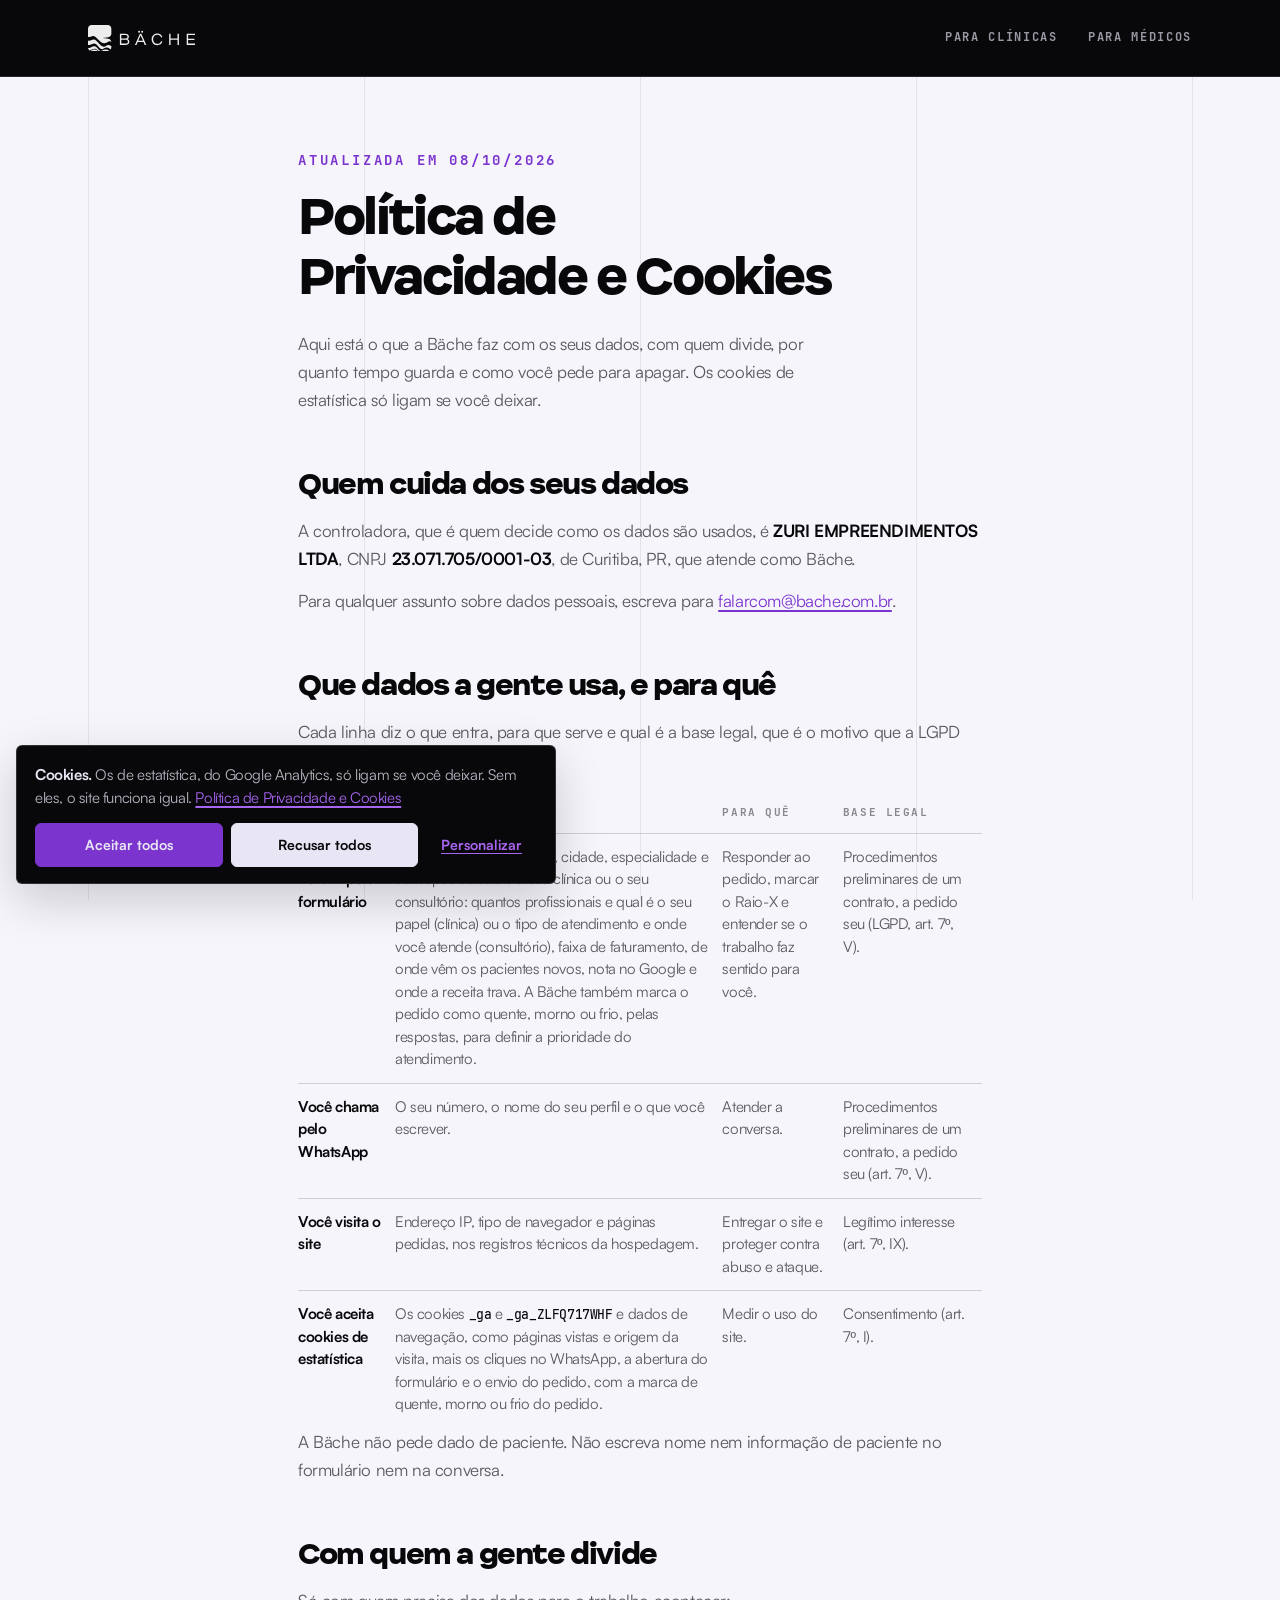
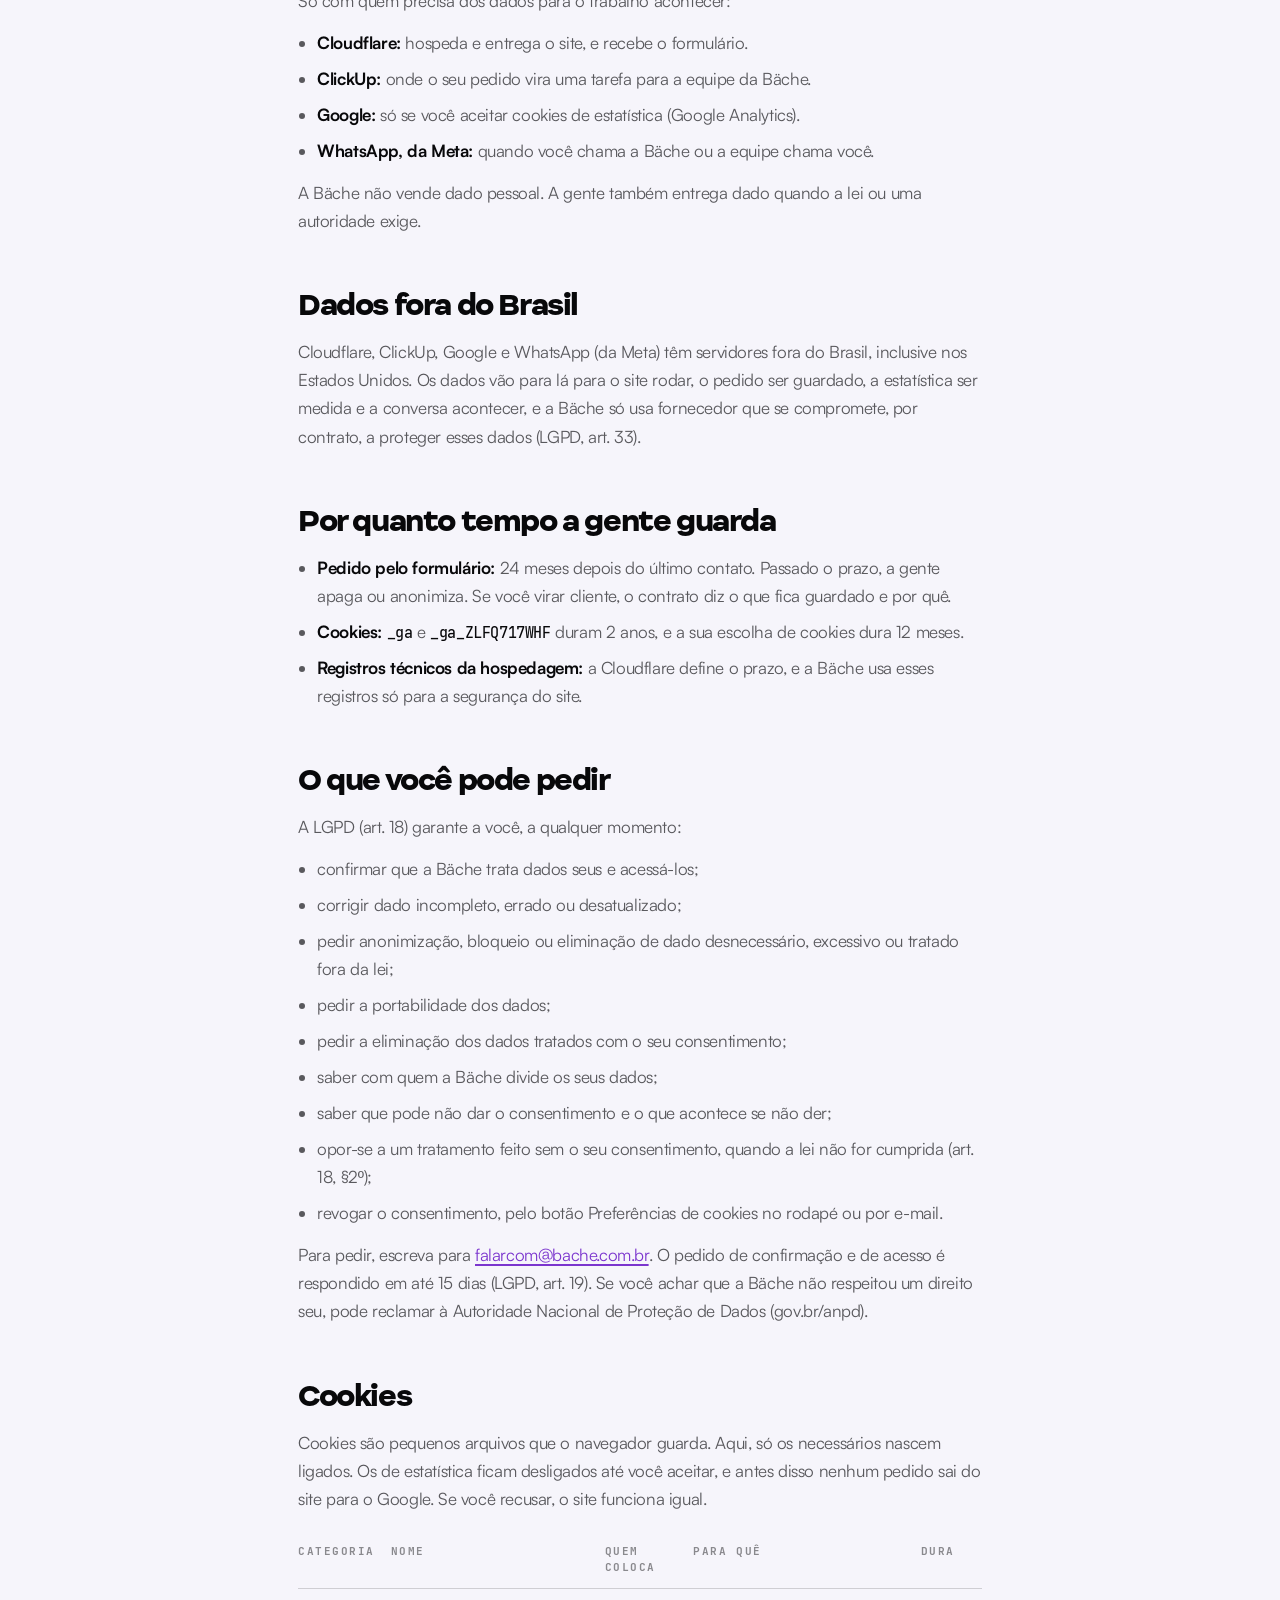
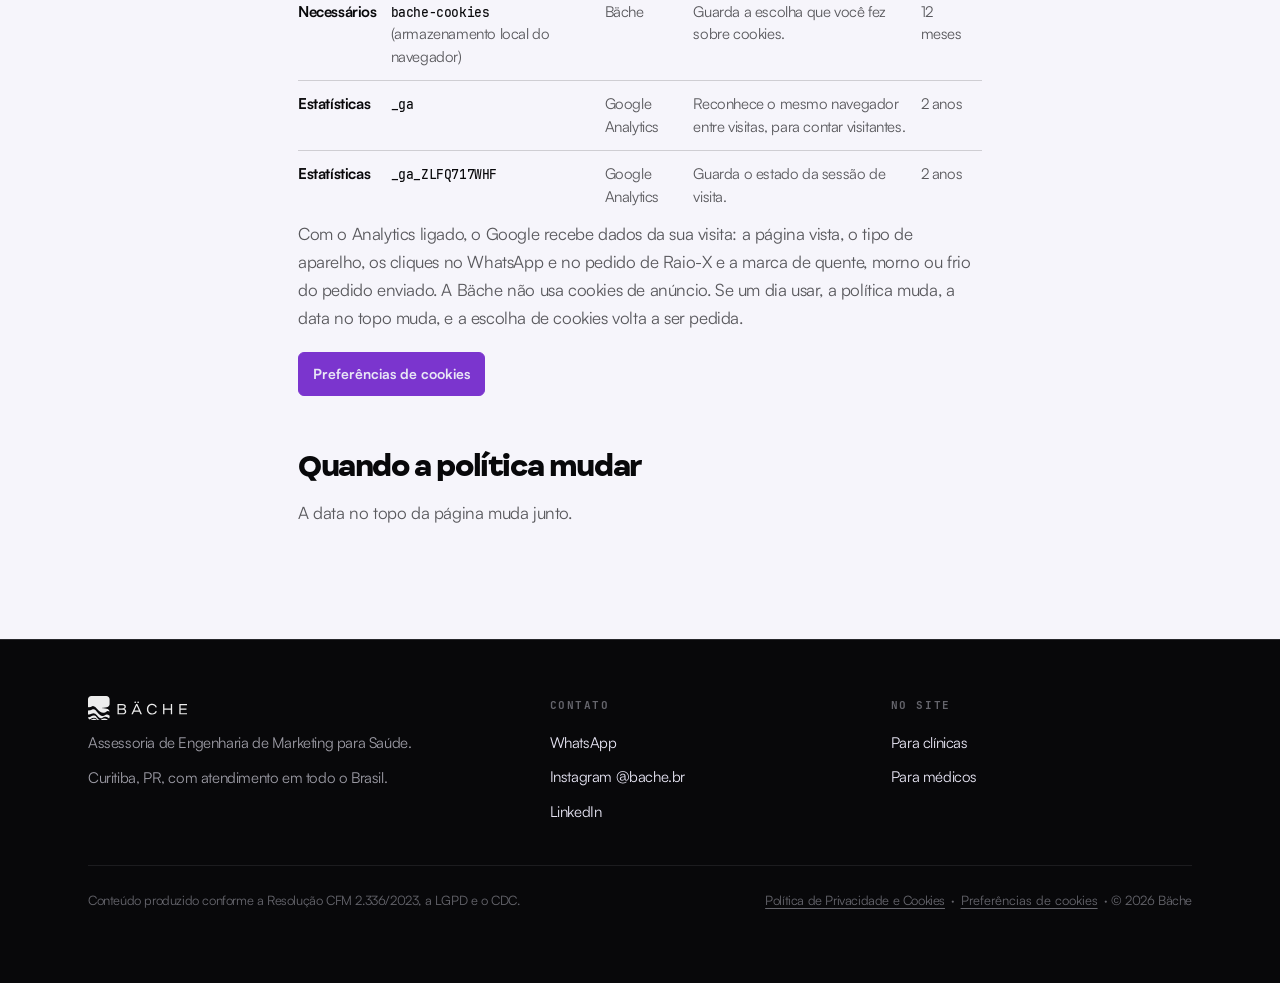
<file: privacidade.html>
<!doctype html>
<html lang="pt-BR">
<head>
<meta charset="utf-8">
<meta name="viewport" content="width=device-width, initial-scale=1">
<title>Política de Privacidade e Cookies · Bäche</title>
<meta name="description" content="O que a Bäche faz com os seus dados, com quem divide, por quanto tempo guarda e como você pede para apagar. Os cookies de estatística só ligam se você deixar.">
<link rel="canonical" href="https://bache.com.br/privacidade">
<meta name="robots" content="index, follow">
<meta name="theme-color" content="#F6F5FB">
<meta property="og:type" content="website">
<meta property="og:locale" content="pt_BR">
<meta property="og:site_name" content="Bäche">
<meta property="og:url" content="https://bache.com.br/privacidade">
<meta property="og:title" content="Política de Privacidade e Cookies · Bäche">
<meta property="og:description" content="O que a Bäche faz com os seus dados, com quem divide, por quanto tempo guarda e como você pede para apagar.">
<meta property="og:image" content="https://bache.com.br/assets/og-image.png">
<meta property="og:image:width" content="1200">
<meta property="og:image:height" content="630">
<meta name="twitter:card" content="summary_large_image">

<link rel="icon" type="image/svg+xml" href="/assets/favicon.svg?v=2">
<link rel="icon" type="image/png" sizes="32x32" href="/assets/favicon-32.png">
<link rel="icon" type="image/png" sizes="16x16" href="/assets/favicon-16.png">
<link rel="shortcut icon" href="/favicon.ico">
<link rel="apple-touch-icon" sizes="180x180" href="/assets/apple-touch-icon.png">
<link rel="manifest" href="/site.webmanifest">

<link rel="preload" href="/ds/assets/fonts/Internacional-Black.woff2" as="font" type="font/woff2" crossorigin>
<link rel="preload" href="/ds/assets/fonts/Satoshi-Regular.woff2" as="font" type="font/woff2" crossorigin>
<link rel="stylesheet" href="/ds/styles.css?v=20260916a">
<link rel="stylesheet" href="/assets/css/site.css?v=20261008e">
</head>
<body>
<a class="l-pular" href="#conteudo">Pular para o conteúdo</a>
<div class="l-grade" aria-hidden="true"><span></span><span></span><span></span><span></span><span></span></div>

<header class="l-topo">
  <div class="l-wrap">
    <a class="l-logo" href="/" aria-label="Bäche, início"><img src="/assets/img/bache-horizontal.svg" alt="Bäche" width="116" height="28"></a>
    <nav class="l-nav" aria-label="Páginas">
      <a href="/">Para clínicas</a>
      <a href="/medicos">Para médicos</a>
    </nav>
  </div>
</header>

<main id="conteudo">
<article class="l-doc">
  <div class="l-doc__in">
    <header class="l-doc__cab">
      <span class="olho">Atualizada em 08/10/2026</span>
      <h1>Política de Privacidade e Cookies</h1>
      <p class="l-lead">Aqui está o que a Bäche faz com os seus dados, com quem divide, por quanto tempo guarda e como você pede para apagar. Os cookies de estatística só ligam se você deixar.</p>
    </header>

    <section id="controlador" aria-labelledby="t-controlador">
      <h2 id="t-controlador">Quem cuida dos seus dados</h2>
      <p>A controladora, que é quem decide como os dados são usados, é <b>ZURI EMPREENDIMENTOS LTDA</b>, CNPJ <b>23.071.705/0001-03</b>, de Curitiba, PR, que atende como Bäche.</p>
      <p>Para qualquer assunto sobre dados pessoais, escreva para <a href="mailto:falarcom@bache.com.br">falarcom@bache.com.br</a>.</p>
    </section>

    <section id="dados" aria-labelledby="t-dados">
      <h2 id="t-dados">Que dados a gente usa, e para quê</h2>
      <p>Cada linha diz o que entra, para que serve e qual é a base legal, que é o motivo que a LGPD aceita para usar um dado.</p>
      <div class="o-tabela">
        <table>
          <thead><tr><th scope="col">Quando</th><th scope="col">Que dados</th><th scope="col">Para quê</th><th scope="col">Base legal</th></tr></thead>
          <tbody>
            <tr><th scope="row">Você pede o Raio-X pelo formulário</th><td>Nome, WhatsApp, e-mail, cidade, especialidade e as respostas sobre a sua clínica ou o seu consultório: quantos profissionais e qual é o seu papel (clínica) ou o tipo de atendimento e onde você atende (consultório), faixa de faturamento, de onde vêm os pacientes novos, nota no Google e onde a receita trava. A Bäche também marca o pedido como quente, morno ou frio, pelas respostas, para definir a prioridade do atendimento.</td><td>Responder ao pedido, marcar o Raio-X e entender se o trabalho faz sentido para você.</td><td>Procedimentos preliminares de um contrato, a pedido seu (LGPD, art. 7º, V).</td></tr>
            <tr><th scope="row">Você chama pelo WhatsApp</th><td>O seu número, o nome do seu perfil e o que você escrever.</td><td>Atender a conversa.</td><td>Procedimentos preliminares de um contrato, a pedido seu (art. 7º, V).</td></tr>
            <tr><th scope="row">Você visita o site</th><td>Endereço IP, tipo de navegador e páginas pedidas, nos registros técnicos da hospedagem.</td><td>Entregar o site e proteger contra abuso e ataque.</td><td>Legítimo interesse (art. 7º, IX).</td></tr>
            <tr><th scope="row">Você aceita cookies de estatística</th><td>Os cookies <code>_ga</code> e <code>_ga_ZLFQ717WHF</code> e dados de navegação, como páginas vistas e origem da visita, mais os cliques no WhatsApp, a abertura do formulário e o envio do pedido, com a marca de quente, morno ou frio do pedido.</td><td>Medir o uso do site.</td><td>Consentimento (art. 7º, I).</td></tr>
          </tbody>
        </table>
      </div>
      <p>A Bäche não pede dado de paciente. Não escreva nome nem informação de paciente no formulário nem na conversa.</p>
    </section>

    <section id="compartilhamento" aria-labelledby="t-comp">
      <h2 id="t-comp">Com quem a gente divide</h2>
      <p>Só com quem precisa dos dados para o trabalho acontecer:</p>
      <ul>
        <li><b>Cloudflare:</b> hospeda e entrega o site, e recebe o formulário.</li>
        <li><b>ClickUp:</b> onde o seu pedido vira uma tarefa para a equipe da Bäche.</li>
        <li><b>Google:</b> só se você aceitar cookies de estatística (Google Analytics).</li>
        <li><b>WhatsApp, da Meta:</b> quando você chama a Bäche ou a equipe chama você.</li>
      </ul>
      <p>A Bäche não vende dado pessoal. A gente também entrega dado quando a lei ou uma autoridade exige.</p>
    </section>

    <section id="transferencia" aria-labelledby="t-transf">
      <h2 id="t-transf">Dados fora do Brasil</h2>
      <p>Cloudflare, ClickUp, Google e WhatsApp (da Meta) têm servidores fora do Brasil, inclusive nos Estados Unidos. Os dados vão para lá para o site rodar, o pedido ser guardado, a estatística ser medida e a conversa acontecer, e a Bäche só usa fornecedor que se compromete, por contrato, a proteger esses dados (LGPD, art. 33).</p>
    </section>

    <section id="prazo" aria-labelledby="t-prazo">
      <h2 id="t-prazo">Por quanto tempo a gente guarda</h2>
      <ul>
        <li><b>Pedido pelo formulário:</b> 24 meses depois do último contato. Passado o prazo, a gente apaga ou anonimiza. Se você virar cliente, o contrato diz o que fica guardado e por quê.</li>
        <li><b>Cookies:</b> <code>_ga</code> e <code>_ga_ZLFQ717WHF</code> duram 2 anos, e a sua escolha de cookies dura 12 meses.</li>
        <li><b>Registros técnicos da hospedagem:</b> a Cloudflare define o prazo, e a Bäche usa esses registros só para a segurança do site.</li>
      </ul>
    </section>

    <section id="direitos" aria-labelledby="t-dir">
      <h2 id="t-dir">O que você pode pedir</h2>
      <p>A LGPD (art. 18) garante a você, a qualquer momento:</p>
      <ul>
        <li>confirmar que a Bäche trata dados seus e acessá-los;</li>
        <li>corrigir dado incompleto, errado ou desatualizado;</li>
        <li>pedir anonimização, bloqueio ou eliminação de dado desnecessário, excessivo ou tratado fora da lei;</li>
        <li>pedir a portabilidade dos dados;</li>
        <li>pedir a eliminação dos dados tratados com o seu consentimento;</li>
        <li>saber com quem a Bäche divide os seus dados;</li>
        <li>saber que pode não dar o consentimento e o que acontece se não der;</li>
        <li>opor-se a um tratamento feito sem o seu consentimento, quando a lei não for cumprida (art. 18, §2º);</li>
        <li>revogar o consentimento, pelo botão Preferências de cookies no rodapé ou por e-mail.</li>
      </ul>
      <p>Para pedir, escreva para <a href="mailto:falarcom@bache.com.br">falarcom@bache.com.br</a>. O pedido de confirmação e de acesso é respondido em até 15 dias (LGPD, art. 19). Se você achar que a Bäche não respeitou um direito seu, pode reclamar à Autoridade Nacional de Proteção de Dados (gov.br/anpd).</p>
    </section>

    <section id="sobre-cookies" aria-labelledby="t-cookies">
      <h2 id="t-cookies">Cookies</h2>
      <p>Cookies são pequenos arquivos que o navegador guarda. Aqui, só os necessários nascem ligados. Os de estatística ficam desligados até você aceitar, e antes disso nenhum pedido sai do site para o Google. Se você recusar, o site funciona igual.</p>
      <div class="o-tabela">
        <table id="tabela-cookies">
          <thead><tr><th scope="col">Categoria</th><th scope="col">Nome</th><th scope="col">Quem coloca</th><th scope="col">Para quê</th><th scope="col">Dura</th></tr></thead>
          <tbody>
            <tr><th scope="row">Necessários</th><td><code>bache-cookies</code> (armazenamento local do navegador)</td><td>Bäche</td><td>Guarda a escolha que você fez sobre cookies.</td><td>12 meses</td></tr>
            <tr><th scope="row">Estatísticas</th><td><code>_ga</code></td><td>Google Analytics</td><td>Reconhece o mesmo navegador entre visitas, para contar visitantes.</td><td>2 anos</td></tr>
            <tr><th scope="row">Estatísticas</th><td><code>_ga_ZLFQ717WHF</code></td><td>Google Analytics</td><td>Guarda o estado da sessão de visita.</td><td>2 anos</td></tr>
          </tbody>
        </table>
      </div>
      <p>Com o Analytics ligado, o Google recebe dados da sua visita: a página vista, o tipo de aparelho, os cliques no WhatsApp e no pedido de Raio-X e a marca de quente, morno ou frio do pedido enviado. A Bäche não usa cookies de anúncio. Se um dia usar, a política muda, a data no topo muda, e a escolha de cookies volta a ser pedida.</p>
      <p><button type="button" class="o-ck__b o-ck__b--p o-doc-btn" data-cookies-abrir>Preferências de cookies</button></p>
    </section>

    <section id="mudancas" aria-labelledby="t-mud">
      <h2 id="t-mud">Quando a política mudar</h2>
      <p>A data no topo da página muda junto.</p>
    </section>
  </div>
</article>
</main>

<footer class="l-rodape">
  <div class="l-wrap l-rodape__in">
    <div>
      <img src="/assets/img/bache-horizontal.svg" alt="Bäche" width="99" height="24">
      <p>Assessoria de Engenharia de Marketing para Saúde.</p>
      <p>Curitiba, PR, com atendimento em todo o Brasil.</p>
    </div>
    <div>
      <span class="l-rodape__r">Contato</span>
      <ul>
        <li><a href="https://wa.me/5541998416681?text=Ol%C3%A1!%20Vim%20pelo%20site%20e%20quero%20saber%20sobre%20o%20Raio-X." target="_blank" rel="noopener">WhatsApp</a></li>
        <li><a href="https://instagram.com/bache.br" target="_blank" rel="noopener">Instagram @bache.br</a></li>
        <li><a href="https://www.linkedin.com/company/bachebr" target="_blank" rel="noopener">LinkedIn</a></li>
      </ul>
    </div>
    <div>
      <span class="l-rodape__r">No site</span>
      <ul>
        <li><a href="/">Para clínicas</a></li>
        <li><a href="/medicos">Para médicos</a></li>
      </ul>
    </div>
    <div class="l-rodape__base">
      <span>Conteúdo produzido conforme a Resolução CFM 2.336/2023, a LGPD e o CDC.</span>
      <span class="l-rodape__legal"><a href="/privacidade">Política de Privacidade e Cookies</a> · <button type="button" class="l-rodape__btn" data-cookies-abrir>Preferências de cookies</button> · © 2026 Bäche</span>
    </div>
  </div>
</footer>

<!-- comum:cookies:inicio · igual na home, na /medicos e na /privacidade; a fonte é este arquivo: python scripts/comum.py -->
<aside class="o-ck" id="cookies" role="region" aria-label="Aviso de cookies" hidden>
  <p class="o-ck__txt"><b>Cookies.</b> Os de estatística, do Google Analytics, só ligam se você deixar. Sem eles, o site funciona igual. <a href="/privacidade">Política de Privacidade e Cookies</a></p>
  <div class="o-ck__acoes">
    <button type="button" class="o-ck__b o-ck__b--p" data-cookies="aceitar">Aceitar todos</button>
    <button type="button" class="o-ck__b o-ck__b--s" data-cookies="recusar">Recusar todos</button>
    <button type="button" class="o-ck__b o-ck__b--t" data-cookies="personalizar">Personalizar</button>
  </div>
</aside>

<dialog class="o-modal o-ckp" id="cookies-prefs" aria-labelledby="ckp-t">
  <div class="o-modal__in">
    <button type="button" class="o-modal__fechar" data-cookies="fechar" aria-label="Fechar">&times;</button>
    <h2 id="ckp-t">Preferências de cookies</h2>
    <p class="o-sub">Escolha o que pode ficar ligado. Você muda isso quando quiser, pelo rodapé de qualquer página.</p>
    <ul class="o-ckp__lista">
      <li class="o-ckp__item">
        <div><label class="o-ckp__t" for="ck-necessarios">Necessários</label><p>Guardam, neste navegador, a escolha que você faz aqui. Não medem nada e não saem do site.</p></div>
        <input type="checkbox" class="o-ckp__sw" id="ck-necessarios" checked disabled>
      </li>
      <li class="o-ckp__item">
        <div><label class="o-ckp__t" for="ck-estatisticas">Estatísticas</label><p>Google Analytics. Conta as páginas lidas, o tipo de aparelho e os cliques no WhatsApp e no pedido de Raio-X, e o Google recebe esses dados da sua visita. Cookies: _ga e _ga_ZLFQ717WHF.</p></div>
        <input type="checkbox" class="o-ckp__sw" id="ck-estatisticas" name="estatisticas">
      </li>
    </ul>
    <div class="o-ckp__acoes">
      <button type="button" class="o-ck__b o-ck__b--o" data-cookies="salvar">Salvar escolhas</button>
      <button type="button" class="o-ck__b o-ck__b--p" data-cookies="aceitar">Aceitar todos</button>
      <button type="button" class="o-ck__b o-ck__b--s" data-cookies="recusar">Recusar todos</button>
    </div>
    <p class="o-lgpd">O que cada cookie faz, por quanto tempo dura e como pedir a exclusão dos seus dados está na <a href="/privacidade">Política de Privacidade e Cookies</a>.</p>
  </div>
</dialog>
<!-- comum:cookies:fim -->

<script src="/assets/js/consent.js?v=20261008c" defer></script>
</body>
</html>
</file>
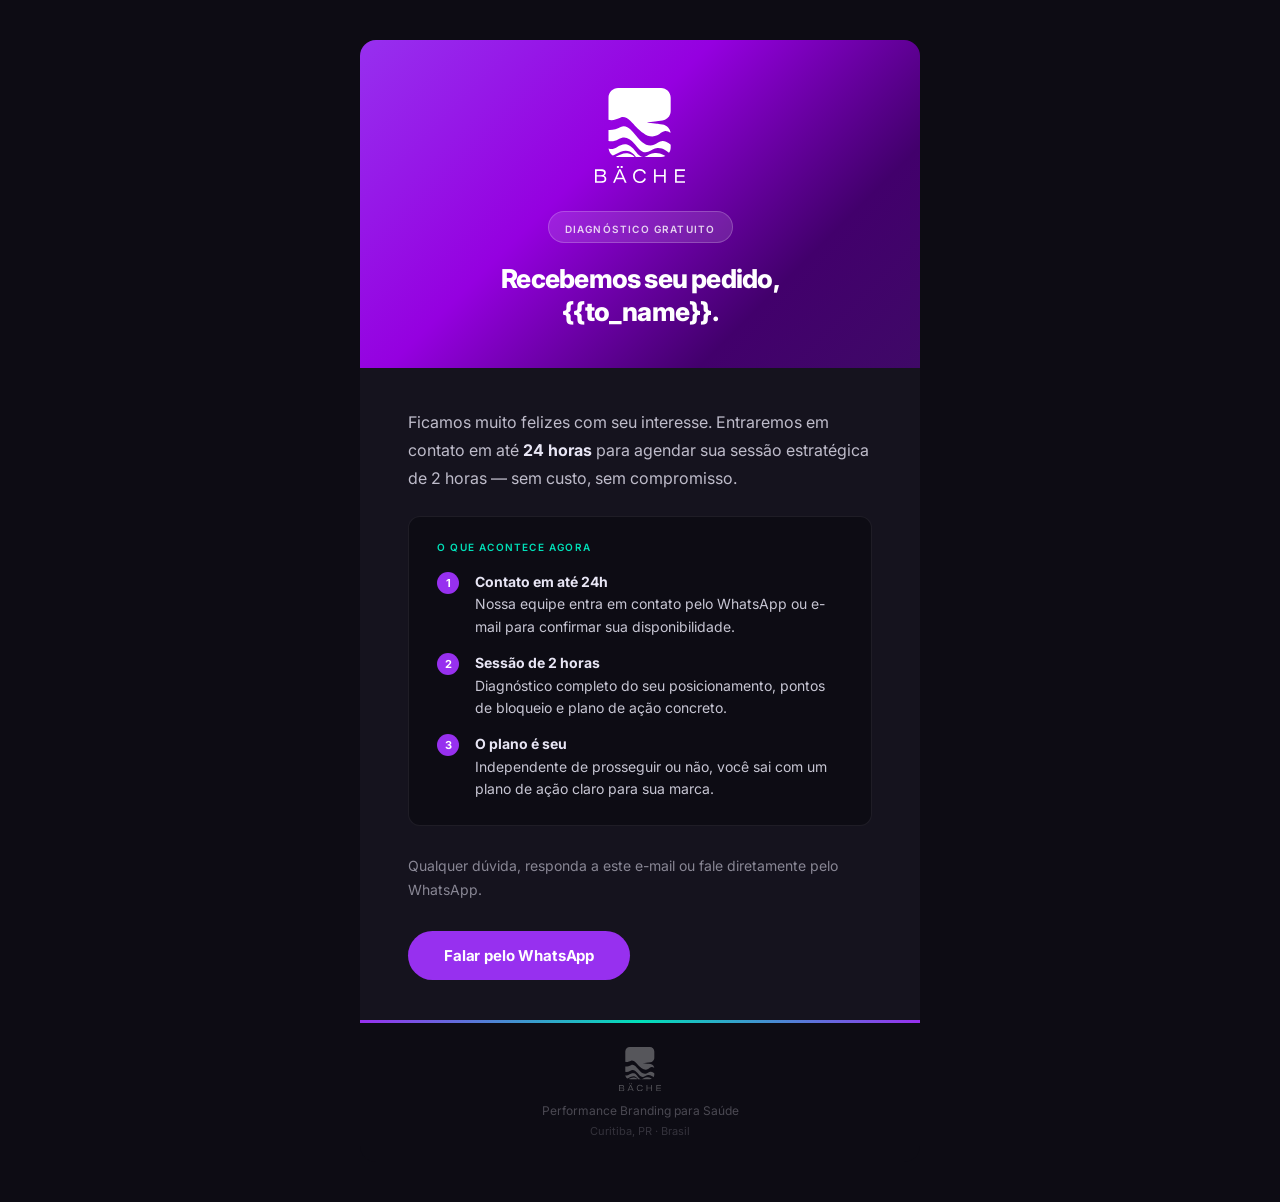
<file: email-templates/lead-confirmation.html>
<!DOCTYPE html>
<html lang="pt-BR">
<head>
  <meta charset="UTF-8" />
  <meta name="viewport" content="width=device-width, initial-scale=1.0" />
  <meta http-equiv="X-UA-Compatible" content="IE=edge" />
  <title>Diagnóstico Gratuito confirmado — Bäche</title>
  <style>
    @import url('https://fonts.googleapis.com/css2?family=Inter:wght@400;600;700;800&display=swap');

    /* ── Reset ── */
    * { box-sizing: border-box; }
    body, table, td, p, a, h1 { -webkit-text-size-adjust: 100%; -ms-text-size-adjust: 100%; }
    table, td { mso-table-lspace: 0pt; mso-table-rspace: 0pt; }
    img { border: 0; outline: none; text-decoration: none; }

    /* ── Mobile ── */
    @media only screen and (max-width: 600px) {
      .outer-pad   { padding: 20px 8px !important; }
      .card-header { padding: 32px 20px 28px !important; }
      .card-body   { padding: 28px 20px !important; }
      .steps-box   { padding: 20px 16px !important; }
      .footer-pad  { padding: 20px 20px !important; }

      .h1          { font-size: 22px !important; line-height: 1.3 !important; }
      .body-text   { font-size: 15px !important; }

      .cta-wrap    { width: 100% !important; }
      .cta-td      { width: 100% !important; border-radius: 14px !important; display: block !important; }
      .cta-link    { display: block !important; text-align: center !important; padding: 18px 24px !important; border-radius: 14px !important; }

      .logo-svg    { width: 72px !important; }
      .logo-footer { width: 36px !important; }
    }
  </style>
</head>
<body style="margin:0;padding:0;background-color:#0D0C14;font-family:'Inter',Arial,sans-serif;">

  <table role="presentation" width="100%" cellspacing="0" cellpadding="0" border="0" style="background-color:#0D0C14;">
    <tr>
      <td align="center" class="outer-pad" style="padding:40px 16px;">

        <!-- Card -->
        <table role="presentation" width="100%" cellspacing="0" cellpadding="0" border="0" style="max-width:560px;">

          <!-- ── Header ── -->
          <tr>
            <td class="card-header" style="background:linear-gradient(135deg,#9730EF 0%,#9500E0 40%,#42006C 75%,#3F0967 100%);border-radius:16px 16px 0 0;padding:48px 48px 40px;text-align:center;">

              <!-- Logo -->
              <div style="margin-bottom:28px;">
                <svg class="logo-svg" xmlns="http://www.w3.org/2000/svg" viewBox="0 0 438.84 463.34" width="90" style="display:inline-block;vertical-align:middle;">
                  <defs><style>.lc{fill:#fff}</style></defs>
                  <g>
                    <path class="lc" d="M54.99,443.63c0,11.43-6.39,18.27-24.39,18.27H0v-65.16h28.89c17.64,0,23.67,6.84,23.67,17.01,0,6.3-3.42,11.7-9.72,14.13,8.64,2.16,12.15,8.1,12.15,15.75ZM8.19,404.21v20.88h19.8c12.15,0,16.38-4.05,16.38-10.62s-3.69-10.26-16.83-10.26H8.19ZM46.62,443.36c0-7.38-4.5-11.25-16.29-11.25H8.19v22.32h21.78c12.78,0,16.65-3.96,16.65-11.07Z"/>
                    <path class="lc" d="M137.88,444.98h-33.75l-7.38,16.92h-8.91l29.34-65.34h7.83l29.25,65.34h-9l-7.38-16.92ZM106.29,385.22c0-3.24,2.25-5.22,5.76-5.22,3.33,0,5.58,1.98,5.58,5.22s-2.25,5.31-5.58,5.31c-3.51,0-5.76-1.98-5.76-5.31ZM134.82,437.87l-6.75-15.48c-3.42-7.92-5.94-14.22-7.02-17.19-1.17,2.97-3.69,9.36-7.11,17.19l-6.75,15.48h27.63ZM124.38,385.22c0-3.24,2.34-5.22,5.76-5.22s5.67,1.98,5.67,5.22-2.34,5.31-5.67,5.31-5.76-1.98-5.76-5.31Z"/>
                    <path class="lc" d="M185.67,429.32c0-19.89,13.23-34.02,32.85-34.02,15.57,0,26.28,8.46,29.79,21.15l-7.83,2.16c-2.61-9.54-10.53-15.66-21.96-15.66-15.12,0-24.48,10.98-24.48,26.37s9.18,26.37,24.3,26.37c11.61,0,19.53-6.03,22.14-15.66l7.83,2.16c-3.42,12.78-14.31,21.15-30.06,21.15-19.62,0-32.58-14.13-32.58-34.02Z"/>
                    <path class="lc" d="M344.88,396.74v65.16h-8.19v-29.79h-40.59v29.79h-8.19v-65.16h8.19v27.9h40.59v-27.9h8.19Z"/>
                    <path class="lc" d="M438.84,454.43v7.47h-48.42v-65.16h48.33v7.47h-40.14v21.24h36.99v7.2h-36.99v21.78h40.23Z"/>
                    <path class="lc" d="M334.33,326.19c-13.18-7.34-27.52-10.9-42.64-9.46-9.59.91-18.91,3.61-27.84,7.49-6.97,3.02-12.95,8.37-20,10.97-25.14,9.29-42.51-23.24-56.63-38.56-8.65-9.38-18.57-18.19-31.05-21.39-17.64-4.53-34.21,3.77-49.11,13.21-14.43,9.14-27.57,10.76-41.03,6.2,1.46,14.23,9.25,26.59,20.5,34.21,4.43-.93,8.93-2.64,13.49-5.27,30.99-17.85,61.3-27.95,88.77-.04,3.37,3.43,6.91,8.25,10.69,13.39h122.38c7.75,0,15.07-1.88,21.52-5.2-2.94-1.95-5.94-3.81-9.05-5.54Z"/>
                    <path class="lc" d="M360.18,269.66c-9.14-6.79-19.42-12.12-31.05-11.53-16.13.82-27.02,13.5-41.58,19.03-37.52,14.23-66.28-20.46-88.23-46.02-18.05-21.02-42.24-55.54-73.73-41.54-19.29,8.58-39.38,16.83-59.82,14.81v53.98c16.33,4.54,32.1.62,48.44-8.79,31.73-18.27,54.77-4.49,76.96,20.54,16.87,19.03,38.2,52.46,67.89,41.04,15.94-6.13,27.63-17.15,45.59-18.41,13.95-.98,26.88,3.4,38.61,10.74,6.19,3.87,11.98,8.23,17.58,12.79,5.15-7.56,8.16-16.68,8.16-26.52v-13.05c-2.86-2.44-5.79-4.81-8.83-7.07Z"/>
                    <path class="lc" d="M125.62,143.49c28.85-11.55,57.82,29.34,75.35,46.65,26.48,26.14,62.68,59.77,102.45,40.86,13.29-6.32,23.18-20.49,38.36-21.76,9.9-.83,18.89,3.65,26.92,9.09-2.43-20.8-19.14-37.42-40.19-40.33l-18.25-2.53c-.51-.18-55.8-6.36-55.8-6.9v-1.09c0-.56,55.4-6.4,55.93-6.58l18.39-2.67c17.47-2.53,32.4-14.46,37.9-31.23,1.53-4.65,2.34-9.6,2.34-14.68V47.15c0-26.04-21.11-47.15-47.15-47.15H112.93c-26.04,0-47.15,21.11-47.15,47.15v107.51c19.93,6.97,39.64-3.08,59.84-11.17Z"/>
                    <path class="lc" d="M193.38,336.41c-9.76-9.53-21.4-16.47-34.99-17.93-21.26-2.28-38.84,7.72-57.3,16.95,3.78.98,7.75,1.5,11.84,1.5h80.96c-.17-.17-.34-.36-.51-.52Z"/>
                  </g>
                </svg>
              </div>

              <!-- Badge -->
              <div style="display:inline-block;background:rgba(255,255,255,0.12);border:1px solid rgba(255,255,255,0.20);border-radius:100px;padding:5px 16px;margin-bottom:20px;">
                <span style="font-family:'Inter',Arial,sans-serif;font-size:10px;font-weight:600;letter-spacing:0.12em;text-transform:uppercase;color:rgba(255,255,255,0.80);">Diagnóstico Gratuito</span>
              </div>

              <h1 class="h1" style="margin:0;font-family:'Inter',Arial,sans-serif;font-size:26px;font-weight:800;color:#FFFFFF;letter-spacing:-0.03em;line-height:1.25;">
                Recebemos seu pedido,<br/>{{to_name}}.
              </h1>
            </td>
          </tr>

          <!-- ── Body ── -->
          <tr>
            <td class="card-body" style="background:#15131E;padding:40px 48px;">

              <p class="body-text" style="margin:0 0 24px;font-family:'Inter',Arial,sans-serif;font-size:16px;line-height:1.75;color:rgba(232,230,245,0.80);">
                Ficamos muito felizes com seu interesse. Entraremos em contato em até <strong style="color:#E8E6F5;">24 horas</strong> para agendar sua sessão estratégica de 2 horas — sem custo, sem compromisso.
              </p>

              <!-- Steps box -->
              <table role="presentation" width="100%" cellspacing="0" cellpadding="0" border="0"
                     style="background:#0D0C14;border:1px solid rgba(232,230,245,0.08);border-radius:12px;margin-bottom:28px;">
                <tr>
                  <td class="steps-box" style="padding:24px 28px;">

                    <p style="margin:0 0 18px;font-family:'Inter',Arial,sans-serif;font-size:10px;font-weight:600;letter-spacing:0.12em;text-transform:uppercase;color:#00E0B8;">O que acontece agora</p>

                    <!-- Step 1 -->
                    <table role="presentation" width="100%" cellspacing="0" cellpadding="0" border="0" style="margin-bottom:14px;">
                      <tr>
                        <td valign="top" style="width:26px;padding-top:1px;">
                          <div style="width:22px;height:22px;background:#9730EF;border-radius:50%;text-align:center;line-height:22px;font-family:'Inter',Arial,sans-serif;font-size:11px;font-weight:700;color:#fff;">1</div>
                        </td>
                        <td style="padding-left:12px;">
                          <p style="margin:0;font-family:'Inter',Arial,sans-serif;font-size:14px;color:rgba(232,230,245,0.85);line-height:1.6;">
                            <strong style="color:#E8E6F5;">Contato em até 24h</strong><br/>
                            Nossa equipe entra em contato pelo WhatsApp ou e-mail para confirmar sua disponibilidade.
                          </p>
                        </td>
                      </tr>
                    </table>

                    <!-- Step 2 -->
                    <table role="presentation" width="100%" cellspacing="0" cellpadding="0" border="0" style="margin-bottom:14px;">
                      <tr>
                        <td valign="top" style="width:26px;padding-top:1px;">
                          <div style="width:22px;height:22px;background:#9730EF;border-radius:50%;text-align:center;line-height:22px;font-family:'Inter',Arial,sans-serif;font-size:11px;font-weight:700;color:#fff;">2</div>
                        </td>
                        <td style="padding-left:12px;">
                          <p style="margin:0;font-family:'Inter',Arial,sans-serif;font-size:14px;color:rgba(232,230,245,0.85);line-height:1.6;">
                            <strong style="color:#E8E6F5;">Sessão de 2 horas</strong><br/>
                            Diagnóstico completo do seu posicionamento, pontos de bloqueio e plano de ação concreto.
                          </p>
                        </td>
                      </tr>
                    </table>

                    <!-- Step 3 -->
                    <table role="presentation" width="100%" cellspacing="0" cellpadding="0" border="0">
                      <tr>
                        <td valign="top" style="width:26px;padding-top:1px;">
                          <div style="width:22px;height:22px;background:#9730EF;border-radius:50%;text-align:center;line-height:22px;font-family:'Inter',Arial,sans-serif;font-size:11px;font-weight:700;color:#fff;">3</div>
                        </td>
                        <td style="padding-left:12px;">
                          <p style="margin:0;font-family:'Inter',Arial,sans-serif;font-size:14px;color:rgba(232,230,245,0.85);line-height:1.6;">
                            <strong style="color:#E8E6F5;">O plano é seu</strong><br/>
                            Independente de prosseguir ou não, você sai com um plano de ação claro para sua marca.
                          </p>
                        </td>
                      </tr>
                    </table>

                  </td>
                </tr>
              </table>

              <p style="margin:0 0 28px;font-family:'Inter',Arial,sans-serif;font-size:14px;line-height:1.75;color:rgba(232,230,245,0.55);">
                Qualquer dúvida, responda a este e-mail ou fale diretamente pelo WhatsApp.
              </p>

              <!-- CTA -->
              <table class="cta-wrap" role="presentation" cellspacing="0" cellpadding="0" border="0" style="width:auto;">
                <tr>
                  <td class="cta-td" style="border-radius:100px;background:#9730EF;">
                    <a class="cta-link" href="https://wa.me/5541998416681"
                       style="display:inline-block;padding:15px 36px;font-family:'Inter',Arial,sans-serif;font-size:15px;font-weight:700;color:#ffffff;text-decoration:none;letter-spacing:-0.01em;border-radius:100px;">
                      Falar pelo WhatsApp
                    </a>
                  </td>
                </tr>
              </table>

            </td>
          </tr>

          <!-- ── Divider ── -->
          <tr>
            <td style="height:3px;background:linear-gradient(90deg,#9730EF,#00E0B8,#9730EF);font-size:0;line-height:0;">&nbsp;</td>
          </tr>

          <!-- ── Footer ── -->
          <tr>
            <td class="footer-pad" style="background:#0D0C14;border-radius:0 0 16px 16px;padding:24px 48px;text-align:center;">
              <div style="margin-bottom:10px;opacity:0.30;">
                <svg class="logo-footer" xmlns="http://www.w3.org/2000/svg" viewBox="0 0 438.84 463.34" width="42" style="display:inline-block;vertical-align:middle;">
                  <defs><style>.lf{fill:#fff}</style></defs>
                  <g>
                    <path class="lf" d="M54.99,443.63c0,11.43-6.39,18.27-24.39,18.27H0v-65.16h28.89c17.64,0,23.67,6.84,23.67,17.01,0,6.3-3.42,11.7-9.72,14.13,8.64,2.16,12.15,8.1,12.15,15.75ZM8.19,404.21v20.88h19.8c12.15,0,16.38-4.05,16.38-10.62s-3.69-10.26-16.83-10.26H8.19ZM46.62,443.36c0-7.38-4.5-11.25-16.29-11.25H8.19v22.32h21.78c12.78,0,16.65-3.96,16.65-11.07Z"/>
                    <path class="lf" d="M137.88,444.98h-33.75l-7.38,16.92h-8.91l29.34-65.34h7.83l29.25,65.34h-9l-7.38-16.92ZM106.29,385.22c0-3.24,2.25-5.22,5.76-5.22,3.33,0,5.58,1.98,5.58,5.22s-2.25,5.31-5.58,5.31c-3.51,0-5.76-1.98-5.76-5.31ZM134.82,437.87l-6.75-15.48c-3.42-7.92-5.94-14.22-7.02-17.19-1.17,2.97-3.69,9.36-7.11,17.19l-6.75,15.48h27.63ZM124.38,385.22c0-3.24,2.34-5.22,5.76-5.22s5.67,1.98,5.67,5.22-2.34,5.31-5.67,5.31-5.76-1.98-5.76-5.31Z"/>
                    <path class="lf" d="M185.67,429.32c0-19.89,13.23-34.02,32.85-34.02,15.57,0,26.28,8.46,29.79,21.15l-7.83,2.16c-2.61-9.54-10.53-15.66-21.96-15.66-15.12,0-24.48,10.98-24.48,26.37s9.18,26.37,24.3,26.37c11.61,0,19.53-6.03,22.14-15.66l7.83,2.16c-3.42,12.78-14.31,21.15-30.06,21.15-19.62,0-32.58-14.13-32.58-34.02Z"/>
                    <path class="lf" d="M344.88,396.74v65.16h-8.19v-29.79h-40.59v29.79h-8.19v-65.16h8.19v27.9h40.59v-27.9h8.19Z"/>
                    <path class="lf" d="M438.84,454.43v7.47h-48.42v-65.16h48.33v7.47h-40.14v21.24h36.99v7.2h-36.99v21.78h40.23Z"/>
                    <path class="lf" d="M334.33,326.19c-13.18-7.34-27.52-10.9-42.64-9.46-9.59.91-18.91,3.61-27.84,7.49-6.97,3.02-12.95,8.37-20,10.97-25.14,9.29-42.51-23.24-56.63-38.56-8.65-9.38-18.57-18.19-31.05-21.39-17.64-4.53-34.21,3.77-49.11,13.21-14.43,9.14-27.57,10.76-41.03,6.2,1.46,14.23,9.25,26.59,20.5,34.21,4.43-.93,8.93-2.64,13.49-5.27,30.99-17.85,61.3-27.95,88.77-.04,3.37,3.43,6.91,8.25,10.69,13.39h122.38c7.75,0,15.07-1.88,21.52-5.2-2.94-1.95-5.94-3.81-9.05-5.54Z"/>
                    <path class="lf" d="M360.18,269.66c-9.14-6.79-19.42-12.12-31.05-11.53-16.13.82-27.02,13.5-41.58,19.03-37.52,14.23-66.28-20.46-88.23-46.02-18.05-21.02-42.24-55.54-73.73-41.54-19.29,8.58-39.38,16.83-59.82,14.81v53.98c16.33,4.54,32.1.62,48.44-8.79,31.73-18.27,54.77-4.49,76.96,20.54,16.87,19.03,38.2,52.46,67.89,41.04,15.94-6.13,27.63-17.15,45.59-18.41,13.95-.98,26.88,3.4,38.61,10.74,6.19,3.87,11.98,8.23,17.58,12.79,5.15-7.56,8.16-16.68,8.16-26.52v-13.05c-2.86-2.44-5.79-4.81-8.83-7.07Z"/>
                    <path class="lf" d="M125.62,143.49c28.85-11.55,57.82,29.34,75.35,46.65,26.48,26.14,62.68,59.77,102.45,40.86,13.29-6.32,23.18-20.49,38.36-21.76,9.9-.83,18.89,3.65,26.92,9.09-2.43-20.8-19.14-37.42-40.19-40.33l-18.25-2.53c-.51-.18-55.8-6.36-55.8-6.9v-1.09c0-.56,55.4-6.4,55.93-6.58l18.39-2.67c17.47-2.53,32.4-14.46,37.9-31.23,1.53-4.65,2.34-9.6,2.34-14.68V47.15c0-26.04-21.11-47.15-47.15-47.15H112.93c-26.04,0-47.15,21.11-47.15,47.15v107.51c19.93,6.97,39.64-3.08,59.84-11.17Z"/>
                    <path class="lf" d="M193.38,336.41c-9.76-9.53-21.4-16.47-34.99-17.93-21.26-2.28-38.84,7.72-57.3,16.95,3.78.98,7.75,1.5,11.84,1.5h80.96c-.17-.17-.34-.36-.51-.52Z"/>
                  </g>
                </svg>
              </div>
              <p style="margin:0 0 4px;font-family:'Inter',Arial,sans-serif;font-size:12px;color:rgba(232,230,245,0.28);line-height:1.6;">
                Performance Branding para Saúde
              </p>
              <p style="margin:0;font-family:'Inter',Arial,sans-serif;font-size:11px;color:rgba(232,230,245,0.18);">
                Curitiba, PR · Brasil
              </p>
            </td>
          </tr>

        </table>
        <!-- /Card -->

      </td>
    </tr>
  </table>

</body>
</html>
</file>
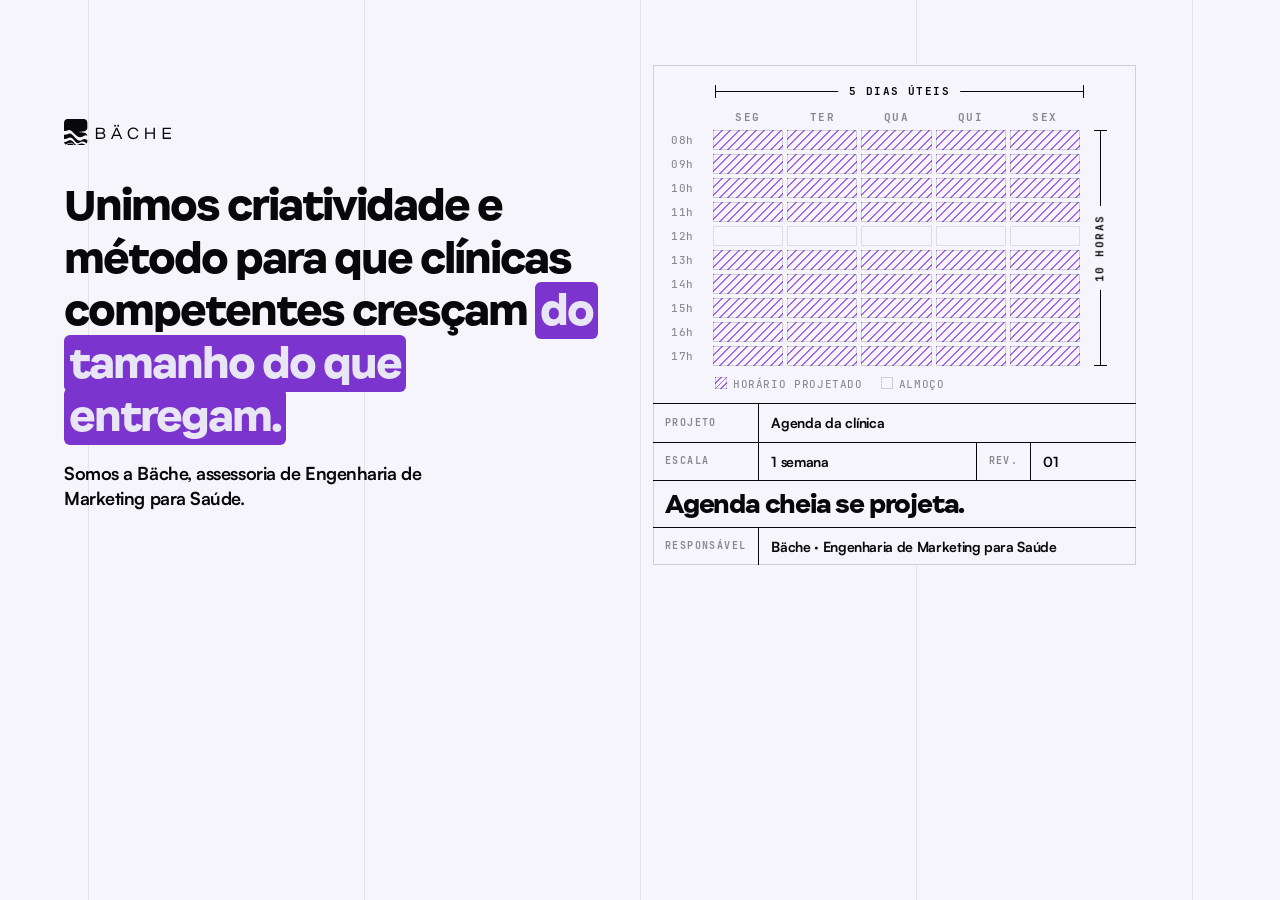
<file: scripts/og.html>
<!doctype html>
<html lang="pt-BR">
<head>
<meta charset="utf-8">
<title>og · bache.com.br</title>
<!-- Fonte da imagem de compartilhamento (assets/og-image.png, 1200x630).
     É a capa B do site, com o mesmo CSS: muda a capa, roda de novo. -->
<link rel="stylesheet" href="../ds/styles.css">
<link rel="stylesheet" href="../assets/css/site.css">
<style>
  body { margin: 0; width: 1200px; height: 630px; overflow: hidden; }
  .og { position: relative; z-index: 1; width: 1200px; height: 630px; padding: 50px 64px; box-sizing: border-box;
    display: grid; grid-template-columns: minmax(0, 1.12fr) minmax(0, 1fr); gap: 48px; align-items: center; }
  .og__logo { height: 26px; width: auto; margin-bottom: 34px; }
  .og h1 { font-size: 40px; margin: 0; text-wrap: pretty; }
  .og h1 mark { padding: 0.03em 0.12em 0.05em; }
  .og .l-nome { font-size: 18px; margin-top: 18px; }
  .og .o-agenda { padding: 16px 18px 0; }
  .og .o-agenda__s { height: 20px; }
  .og .o-agenda table { width: calc(100% + 36px); margin: 0 -18px; }
  .og .o-agenda th, .og .o-agenda td { padding: 7px 12px; }
  .og .o-agenda td.o-agenda__tag { font-size: 24px; padding: 10px 12px; }
  .og .o-agenda__leg { padding: 10px 0 10px 44px; }
</style>
</head>
<body>
<div class="l-grade" aria-hidden="true"><span></span><span></span><span></span><span></span><span></span></div>
<div class="og">
  <div>
    <img class="og__logo" src="../assets/img/bache-horizontal.svg" alt="">
    <h1>Unimos criatividade e método para que clínicas competentes cresçam <mark>do tamanho do que entregam.</mark>
      <span class="l-nome">Somos a Bäche, assessoria de Engenharia de Marketing para Saúde.</span></h1>
  </div>
  <figure class="o-agenda">
    <div class="o-agenda__cota"><i></i><i></i><span>5 dias úteis</span></div>
    <div class="o-agenda__quadro">
      <span></span><span class="o-agenda__d">Seg</span><span class="o-agenda__d">Ter</span><span class="o-agenda__d">Qua</span><span class="o-agenda__d">Qui</span><span class="o-agenda__d">Sex</span><span></span>
      <span class="o-agenda__h">08h</span><i class="o-agenda__s"></i><i class="o-agenda__s"></i><i class="o-agenda__s"></i><i class="o-agenda__s"></i><i class="o-agenda__s"></i>
      <span class="o-agenda__cv"><i></i><i></i><span>10 horas</span></span>
      <span class="o-agenda__h">09h</span><i class="o-agenda__s"></i><i class="o-agenda__s"></i><i class="o-agenda__s"></i><i class="o-agenda__s"></i><i class="o-agenda__s"></i>
      <span class="o-agenda__h">10h</span><i class="o-agenda__s"></i><i class="o-agenda__s"></i><i class="o-agenda__s"></i><i class="o-agenda__s"></i><i class="o-agenda__s"></i>
      <span class="o-agenda__h">11h</span><i class="o-agenda__s"></i><i class="o-agenda__s"></i><i class="o-agenda__s"></i><i class="o-agenda__s"></i><i class="o-agenda__s"></i>
      <span class="o-agenda__h">12h</span><i class="o-agenda__s o-agenda__s--vazio"></i><i class="o-agenda__s o-agenda__s--vazio"></i><i class="o-agenda__s o-agenda__s--vazio"></i><i class="o-agenda__s o-agenda__s--vazio"></i><i class="o-agenda__s o-agenda__s--vazio"></i>
      <span class="o-agenda__h">13h</span><i class="o-agenda__s"></i><i class="o-agenda__s"></i><i class="o-agenda__s"></i><i class="o-agenda__s"></i><i class="o-agenda__s"></i>
      <span class="o-agenda__h">14h</span><i class="o-agenda__s"></i><i class="o-agenda__s"></i><i class="o-agenda__s"></i><i class="o-agenda__s"></i><i class="o-agenda__s"></i>
      <span class="o-agenda__h">15h</span><i class="o-agenda__s"></i><i class="o-agenda__s"></i><i class="o-agenda__s"></i><i class="o-agenda__s"></i><i class="o-agenda__s"></i>
      <span class="o-agenda__h">16h</span><i class="o-agenda__s"></i><i class="o-agenda__s"></i><i class="o-agenda__s"></i><i class="o-agenda__s"></i><i class="o-agenda__s"></i>
      <span class="o-agenda__h">17h</span><i class="o-agenda__s"></i><i class="o-agenda__s"></i><i class="o-agenda__s"></i><i class="o-agenda__s"></i><i class="o-agenda__s"></i>
    </div>
    <div class="o-agenda__leg"><span><b></b>Horário projetado</span><span><b class="o-agenda__leg-vazio"></b>Almoço</span></div>
    <table>
      <tr><th>Projeto</th><td colspan="3">Agenda da clínica</td></tr>
      <tr><th>Escala</th><td>1 semana</td><th>Rev.</th><td>01</td></tr>
      <tr><td colspan="4" class="o-agenda__tag">Agenda cheia se projeta.</td></tr>
      <tr><th>Responsável</th><td colspan="3">Bäche · Engenharia de Marketing para Saúde</td></tr>
    </table>
  </figure>
</div>
</body>
</html>
</file>
<file: ds/styles.css>
/* ============================================================
   BÄCHE DESIGN SYSTEM v2 — "Irmãs"
   Ponto de entrada. Importa os tokens na ordem correta e traz
   os componentes prontos. Quem der @import aqui recebe a v2.

   Violeta #7B35CE sobre papel #F6F5FB. Internacional + Satoshi
   + JetBrains Mono. CLARO É O PADRÃO; .escuro é reservado a
   capa, thumbnail, story, abertura e manifesto.

   Irmã do Design System da marca pessoal do Murillo: mesmo
   esqueleto (preto real, grade à vista, mono estrutural,
   chapado, raio 6, botão de dois segmentos, faixa de dados),
   matiz e papel separados.

   A v1 (violeta + ouro, --noite, glass, orbe, grão, pill)   [v1-doc]
   está em styles-v1.css e só serve pra peça anterior a
   25/08/2026.
   ============================================================ */

@import url('./tokens/fonts.css');
@import url('./tokens/colors.css');
@import url('./tokens/typography.css');
@import url('./tokens/spacing.css');
@import url('./tokens/shadows.css');
@import url('./tokens/animation.css');

/* ── Reset mínimo ────────────────────────────────────────── */
*, *::before, *::after { margin: 0; padding: 0; box-sizing: border-box; }

html { -webkit-text-size-adjust: 100%; }

body {
  background: var(--fundo);
  color: var(--texto);
  font-family: var(--fonte-corpo);
  font-weight: var(--peso-regular);
  line-height: var(--lh-relaxed);
  letter-spacing: var(--track-corpo);
  -webkit-font-smoothing: antialiased;
}

h1, h2, h3, h4 {
  font-family: var(--fonte-display);
  font-weight: var(--peso-display);
  line-height: var(--lh-tight);
  letter-spacing: var(--track-display);
}
h1 { font-size: var(--txt-4xl); }
h2 { font-size: var(--txt-3xl); }
h3 { font-size: var(--txt-2xl); }
h4 { font-size: var(--txt-xl); }

p { max-width: 64ch; }

/* Trecho de código e nome de token leem em mono. É o mesmo
   papel estrutural da mono no resto do sistema.            */
code, kbd, samp { font-family: var(--fonte-mono); font-size: 0.92em; }

a { color: var(--texto-marca); text-decoration-thickness: 2px; text-underline-offset: 3px; }
/* botão, tag e card são superfície, não link de texto. Sem isso
   o botão do sistema sai sublinhado e diferente do do site.    */
.btn, .tag, .card { text-decoration: none; }

img { max-width: 100%; height: auto; }
ul, ol { list-style: none; }

::selection { background: var(--violeta); color: var(--nevoa); }
:focus-visible { outline: 2px solid var(--violeta); outline-offset: 3px; border-radius: var(--radius-xs); }

/* ══════════════════════════════════════════════════════════
   GRADE À VISTA
   Régua de coluna. Assinatura estrutural das duas marcas,
   não decoração. Some abaixo de 900px pra não virar sujeira.
══════════════════════════════════════════════════════════ */
.grade { position: absolute; inset: 0; z-index: 0; pointer-events: none; }
.grade span { position: absolute; top: 0; bottom: 0; width: 1px; background: var(--linha-grade); }
@media (max-width: 900px) { .grade { display: none; } }

/* ══════════════════════════════════════════════════════════
   BOTÃO — raio 6px, DOIS segmentos
   Nunca pill, nunca canto vivo. Markup:
   <a class="btn"><span>Rótulo</span><span>&rarr;</span></a>
══════════════════════════════════════════════════════════ */
.btn {
  display: inline-flex; height: 56px; border-radius: var(--raio-btn);
  overflow: hidden; border: 0; cursor: pointer; padding: 0;
  transition: transform var(--dur-normal) var(--ease-out),
              box-shadow var(--dur-normal) var(--ease-out);
}
.btn > span:first-child {
  display: flex; align-items: center; gap: 10px; padding: 0 26px;
  font-family: var(--fonte-mono); font-weight: var(--peso-bold);
  font-size: 13px; letter-spacing: 0.1em; text-transform: uppercase;
  white-space: nowrap; background: var(--acao); color: var(--acao-texto);
}
.btn > span:last-child {
  width: 58px; display: flex; align-items: center; justify-content: center;
  font-size: 20px; background: var(--acao-2); color: var(--acao-2-texto);
  transition: background var(--dur-fast) var(--ease-out), color var(--dur-fast) var(--ease-out);
}
/* Dial 5: sobe reto e desacelera. Sem rotação, sem mola. */
.btn:hover { transform: translateY(-2px); box-shadow: var(--brilho-violeta-md); }
.btn:hover > span:last-child { background: var(--preto); color: var(--nevoa); }
.btn:active { transform: translateY(0); }
.btn svg { width: 17px; height: 17px; flex: none; }

.btn-vazado > span:first-child { background: transparent; color: var(--texto); box-shadow: inset 0 0 0 1px var(--linha); }
.btn-vazado > span:last-child  { background: transparent; color: var(--texto-marca); box-shadow: inset 0 0 0 1px var(--linha); }
.btn-vazado:hover > span:first-child { background: var(--violeta); color: var(--nevoa); box-shadow: none; }
.btn-vazado:hover > span:last-child  { background: var(--violeta-deep); color: var(--nevoa); box-shadow: none; }

/* No modo violeta os dois segmentos precisam continuar
   distintos: névoa + preto. Violeta sobre violeta some.     */
.violeta .btn > span:first-child { background: var(--nevoa); color: var(--violeta); }
.violeta .btn > span:last-child  { background: var(--preto); color: var(--nevoa); }

/* ══════════════════════════════════════════════════════════
   TAG / ETIQUETA — raio 4
══════════════════════════════════════════════════════════ */
.tag {
  display: inline-flex; align-items: center;
  font-family: var(--fonte-mono); font-weight: var(--peso-bold);
  font-size: 11px; text-transform: uppercase; letter-spacing: var(--track-micro);
  padding: 5px 10px; border-radius: var(--raio-tag);
  background: var(--violeta); color: var(--nevoa);
}
.tag-vazada { background: transparent; color: var(--texto-marca); box-shadow: inset 0 0 0 1px var(--linha); }

/* ══════════════════════════════════════════════════════════
   OLHO — rótulo de seção, em mono
   ⚠️ Dial 4: na Bäche o olho é rótulo, não é olho gritado.
══════════════════════════════════════════════════════════ */
.olho {
  display: block;
  font-family: var(--fonte-mono); font-weight: var(--peso-bold);
  font-size: 14px; letter-spacing: var(--track-olho);
  text-transform: uppercase; color: var(--texto-marca);
}

/* ══════════════════════════════════════════════════════════
   CARD — raio 6, separa por FILETE E TOM, nunca por sombra
   nem por blur. Filete violeta entra no hover, de cima
   pra baixo, no mesmo gesto do índice numerado.
══════════════════════════════════════════════════════════ */
.card {
  position: relative; display: block; padding: 32px;
  border-radius: var(--raio-card);
  background: var(--superficie); color: var(--texto);
  box-shadow: var(--filete);
  transition: transform var(--dur-normal) var(--ease-out),
              box-shadow var(--dur-normal) var(--ease-out);
}
.card::before {
  content: ""; position: absolute; left: 0; top: 0; bottom: 0; width: 3px;
  background: var(--violeta); border-radius: var(--raio-card) 0 0 var(--raio-card);
  transform: scaleY(0); transform-origin: top;
  transition: transform var(--dur-normal) var(--ease-out);
}
.card:hover { transform: translateY(-2px); box-shadow: var(--filete-forte), var(--sombra-md); }
.card:hover::before { transform: scaleY(1); }
.card h4 { margin-bottom: 10px; }
.card p  { color: var(--texto-medio); font-size: var(--txt-base); }

/* ══════════════════════════════════════════════════════════
   ÍNDICE NUMERADO — os 4E, as rotas, os degraus
   O número em mono é o que faz a lista ler como protocolo.
══════════════════════════════════════════════════════════ */
.indice { display: flex; flex-direction: column; }
.indice li {
  display: grid; grid-template-columns: 78px 1fr; gap: 26px;
  padding: 22px 0; border-top: 1px solid var(--linha-fina);
}
.indice li:last-child { border-bottom: 1px solid var(--linha-fina); }
.indice .n {
  font-family: var(--fonte-mono); font-weight: var(--peso-bold);
  font-size: 26px; letter-spacing: var(--track-dado);
  color: var(--texto-marca); line-height: 1.2;
}
.indice .t { display: block; font-family: var(--fonte-display); font-weight: var(--peso-bold);
  font-size: var(--txt-xl); letter-spacing: var(--track-display); line-height: 1.2; }
.indice .d { display: block; color: var(--texto-medio); font-size: var(--txt-base); margin-top: 6px; }

/* ══════════════════════════════════════════════════════════
   DADO — número grande com leitura. Número em MONO, não em
   display: é o que separa dado de manchete.
══════════════════════════════════════════════════════════ */
.dado { display: flex; align-items: flex-end; gap: 20px;
  padding-top: 26px; border-top: 1px solid var(--linha-fina); }
.dado b {
  font-family: var(--fonte-mono); font-weight: var(--peso-bold);
  font-size: 56px; line-height: 0.8; letter-spacing: -0.04em;
  color: var(--texto-marca);
}
.dado span {
  font-family: var(--fonte-mono); font-weight: var(--peso-medium);
  font-size: 15px; line-height: 1.4; letter-spacing: var(--track-dado);
  text-transform: uppercase; color: var(--texto-fraco);
  max-width: 24ch; padding-bottom: 3px;
}

/* ══════════════════════════════════════════════════════════
   FAIXA DE DADOS — rodapé de três células, em mono.
   Mesmo componente na peça de rede e no documento. É o item
   que a Bäche e a marca pessoal têm literalmente igual.
══════════════════════════════════════════════════════════ */
.faixa {
  display: grid; grid-template-columns: 1fr auto 1fr; align-items: center; gap: 24px;
  padding-top: 26px; border-top: 1px solid var(--linha);
  font-family: var(--fonte-mono); font-weight: var(--peso-medium);
  font-size: 15px; letter-spacing: 0.1em; text-transform: uppercase;
}
.faixa > :nth-child(1) { color: var(--texto-fraco); }
.faixa > :nth-child(2) { color: var(--texto-marca); font-weight: var(--peso-bold); }
.faixa > :nth-child(3) { color: var(--texto-fraco); opacity: .7; text-align: right; }

/* ══════════════════════════════════════════════════════════
   ÊNFASE — bloco violeta chapado com texto névoa.
   Substitui o itálico em ouro da v1.
   ⚠️ Precisa de line-height >= 1.13 no título, senão o bloco
   come o descendente da linha de cima.
══════════════════════════════════════════════════════════ */
mark, .marca {
  background: var(--bloco, var(--violeta)); color: var(--bloco-texto, var(--nevoa));
  padding: 0 0.14em; border-radius: var(--raio-btn);
  box-decoration-break: clone; -webkit-box-decoration-break: clone;
}

/* ⚠️ Título que CONTÉM realce abre a entrelinha. Sem isto o bloco da linha
   de baixo é pintado por cima do descendente da linha de cima e a cedilha
   e o "p" somem. O valor vem de medida, não de gosto: ver --lh-marcado em
   tokens/typography.css. Título sem realce fica em --lh-tight. */
h1:has(mark), h2:has(mark), h3:has(mark), h4:has(mark),
h1:has(em),   h2:has(em),   h3:has(em),   h4:has(em),
.tipo-titulo:has(mark), .tipo-titulo:has(em) { line-height: var(--lh-marcado); }
.escuro mark, .escuro .marca { background: var(--violeta); color: var(--nevoa); }
.violeta mark, .violeta .marca { background: var(--nevoa); color: var(--violeta); }

/* O <em> dentro de titulo recebe o MESMO tratamento do <mark>.
   Na v1 a enfase canonica era italico em ouro; ela morreu com o ouro, mas o
   <em> continua espalhado por peca e template antigos. Sem esta regra o browser
   inclina a Internacional por conta propria e a peca sai com a enfase da v1.
   Italico da Internacional sobrevive so em citacao dentro de corpo, sem cor. */
h1 em, h2 em, h3 em, h4 em, .tipo-titulo em {
  font-style: normal;
  background: var(--bloco, var(--violeta)); color: var(--bloco-texto, var(--nevoa));
  padding: 0.03em 0.13em 0.05em; border-radius: var(--raio-btn);
  box-decoration-break: clone; -webkit-box-decoration-break: clone;
}
.escuro h1 em, .escuro h2 em, .escuro h3 em, .escuro h4 em { background: var(--violeta); color: var(--nevoa); }
.violeta h1 em, .violeta h2 em, .violeta h3 em, .violeta h4 em { background: var(--nevoa); color: var(--violeta); }

/* ══════════════════════════════════════════════════════════
   ETAPA — bloco de fase do Método 4E. Filete violeta à
   esquerda, rótulo em mono, porta de saída no pé.
══════════════════════════════════════════════════════════ */
.etapa {
  position: relative; padding: 26px 30px 26px 34px;
  background: var(--superficie); border-radius: 0 var(--raio-card) var(--raio-card) 0;
  border-left: 3px solid var(--violeta);
}
.etapa .r { font-family: var(--fonte-mono); font-weight: var(--peso-bold);
  font-size: 12px; letter-spacing: var(--track-micro); text-transform: uppercase;
  color: var(--texto-marca); display: block; margin-bottom: 8px; }
.etapa .porta { margin-top: 16px; padding-top: 14px; border-top: 1px solid var(--linha-fina);
  font-size: var(--txt-base); color: var(--texto-medio); }
/* Em público escreve-se PORTA DE SAÍDA, nunca "Gate". */

/* ══════════════════════════════════════════════════════════
   TABELA DE DOCUMENTO — scorecard, comparativo, laudo.
   Canto reto de propósito: densidade editorial.
══════════════════════════════════════════════════════════ */
.tabela { width: 100%; border-collapse: collapse; }
.tabela th {
  font-family: var(--fonte-mono); font-weight: var(--peso-bold);
  font-size: 12px; letter-spacing: var(--track-micro); text-transform: uppercase;
  color: var(--texto-fraco); text-align: left; padding: 0 0 12px;
  border-bottom: 1px solid var(--linha);
}
.tabela th.num, .tabela td.num { text-align: right; width: 76px; }
.tabela td {
  padding: 14px 0; border-bottom: 1px solid var(--linha-fina);
  font-size: var(--txt-lg); letter-spacing: var(--track-corpo); vertical-align: middle;
}
.tabela td.num {
  font-family: var(--fonte-mono); font-weight: var(--peso-bold);
  font-size: var(--txt-lg); letter-spacing: 0.02em;
}
.tabela tr.corte td:first-child { font-weight: var(--peso-bold); }
.tabela tr.corte td.num { color: var(--texto-marca); }

.trilho { height: 10px; background: var(--superficie); border-radius: var(--radius-xs);
  overflow: hidden; box-shadow: var(--filete); }
.trilho i { display: block; height: 100%; background: var(--violeta); }

/* ══════════════════════════════════════════════════════════
   SYMBOL — assinatura de peça
   Máscara CSS, não <img>: assim o símbolo troca de cor sozinho
   por modo, sem variante de arquivo.
   ⚠️ Depende de assets/SVG/SYMBOL-BACHE-2026.svg, que AINDA
   NÃO EXISTE — o favicon.svg de hoje traz o símbolo dentro de
   um quadrado violeta. Ver §08 do spec.
   ⚠️ Não serve pra e-mail: cliente de e-mail não roda máscara.
   aria-label obrigatório: máscara não tem alt.
══════════════════════════════════════════════════════════ */
.symbol {
  display: inline-block; height: 1em; width: 1em;
  background: var(--texto);
  mask: url('./assets/SVG/SYMBOL-BACHE-2026.svg') no-repeat center / contain;
  -webkit-mask: url('./assets/SVG/SYMBOL-BACHE-2026.svg') no-repeat center / contain;
}
</file>
<file: assets/css/site.css>
/* ============================================================
   bache.com.br · a página (passo 2, Decisoes-2026-09/10)

   O Design System v2 vem inteiro de /ds/styles.css, cópia byte a
   byte do Drive; só o /ds/tokens/fonts.css é do site. Aqui mora o
   que é da página: layout (l-) e objeto (o-). Nenhuma cor fora dos
   tokens, e os componentes do DS (.btn, .card, .indice, .etapa,
   .dado, .faixa, .tag, .trilho) entram como estão.
   ============================================================ */

[hidden] { display: none !important; }

:root { --larg: var(--content-wide); --pad: var(--section-x); --topo: 76px; }
html { scroll-behavior: smooth; scroll-padding-top: calc(var(--topo) + 12px); }
body { overflow-x: hidden; }
img { display: block; }

.l-wrap { position: relative; max-width: var(--larg); margin: 0 auto; padding-inline: var(--pad); }
main, .l-rodape { position: relative; z-index: 1; }

/* Grade à vista: a régua das quatro colunas corre a página inteira. */
.l-grade { position: fixed; inset: 0; z-index: 0; pointer-events: none; }
.l-grade span { position: absolute; top: 0; bottom: 0; width: 1px; background: var(--linha-grade); }
.l-grade span:nth-child(1) { left: calc(50% - 552px); }
.l-grade span:nth-child(2) { left: calc(50% - 276px); }
.l-grade span:nth-child(3) { left: 50%; }
.l-grade span:nth-child(4) { left: calc(50% + 276px); }
.l-grade span:nth-child(5) { left: calc(50% + 552px); }

.l-pular { position: absolute; left: 12px; top: -64px; z-index: var(--z-toast); padding: 10px 14px;
  border-radius: var(--raio-btn); background: var(--violeta); color: var(--nevoa); text-decoration: none;
  font-family: var(--fonte-mono); font-weight: var(--peso-bold); font-size: 12px;
  letter-spacing: var(--track-micro); text-transform: uppercase; }
.l-pular:focus { top: 12px; }

/* ── Topo ─────────────────────────────────────────────── */
.l-topo { position: sticky; top: 0; z-index: var(--z-sticky); background: var(--fundo);
  border-bottom: 1px solid var(--linha); }
.l-topo .l-wrap { height: var(--topo); display: flex; align-items: center; justify-content: space-between; gap: 32px; }
.l-logo img { height: 26px; width: auto; }
.l-nav { display: flex; align-items: center; gap: 30px; }
.l-nav > a:not(.btn) { font-family: var(--fonte-mono); font-weight: var(--peso-bold); font-size: 12px;
  letter-spacing: var(--track-micro); text-transform: uppercase; color: var(--texto-medio);
  text-decoration: none; transition: color var(--dur-fast) var(--ease-out); }
.l-nav > a:not(.btn):hover { color: var(--texto-marca); }
.l-btn-p { height: 44px; }
.l-btn-p > span:first-child { padding: 0 18px; font-size: 12px; }
.l-btn-p > span:last-child { width: 44px; font-size: 17px; }

/* ── Seção e cabeçalho ────────────────────────────────── */
.l-sec { position: relative; padding-block: var(--section-y); }
.l-sec + .l-sec, .l-capa + .l-sec { border-top: 1px solid var(--linha); }
.l-cab .olho { margin-bottom: 18px; }
.l-cab h2 { font-size: 44px; max-width: 18ch; text-wrap: balance; }
.l-cab--larga h2 { max-width: 26ch; }
.l-lead { margin-top: 24px; font-size: 20px; line-height: 1.55; color: var(--texto-medio); max-width: 46ch; }
.l-duas { display: grid; grid-template-columns: minmax(0, 5fr) minmax(0, 6fr); gap: 72px; align-items: start; }
.l-texto p { font-size: 19px; line-height: 1.6; color: var(--texto-medio); max-width: 52ch; }
.l-texto p + p { margin-top: 18px; }

/* ── 1 · Capa ─────────────────────────────────────────── */
.l-capa { position: relative; }
.l-capa__in { display: grid; grid-template-columns: minmax(0, 1.14fr) minmax(0, 1fr); gap: 56px;
  align-items: center; padding-block: 44px 36px; }
.l-capa h1 { font-size: 44px; margin: 20px 0 0; text-wrap: pretty; }
.l-capa h1 mark { padding: 0.03em 0.12em 0.05em; }
.l-nome { display: block; margin-top: 22px; font-family: var(--fonte-corpo); font-weight: var(--peso-bold);
  font-size: 20px; line-height: 1.4; letter-spacing: var(--track-corpo); max-width: 30ch; }
.l-faz { margin-top: 24px; font-size: 18px; line-height: 1.5; color: var(--texto-medio); max-width: 46ch; }
.l-pedido { display: flex; align-items: center; gap: 26px; margin-top: 28px; flex-wrap: wrap; }
.l-porta { display: inline-block; margin-top: 18px; font-family: var(--fonte-mono); font-weight: var(--peso-bold);
  font-size: 12px; letter-spacing: var(--track-micro); text-transform: uppercase; color: var(--texto-medio);
  text-decoration: none; }
.l-porta:hover { color: var(--texto-marca); }
.l-pedido p { margin: 0; font-size: 16px; line-height: 1.5; color: var(--texto-medio); max-width: 24ch; }

/* O objeto da capa: a agenda da semana desenhada como projeto técnico. */
.o-agenda { margin: 0; background: var(--fundo); box-shadow: inset 0 0 0 1px var(--linha); padding: 22px 22px 0; }
.o-agenda__cota { position: relative; height: 22px; margin: 0 34px 6px 44px; }
.o-agenda__cota::before { content: ""; position: absolute; left: 0; right: 0; top: 10px; height: 1px; background: var(--texto); }
.o-agenda__cota i { position: absolute; top: 4px; width: 1px; height: 13px; background: var(--texto); }
.o-agenda__cota i:first-child { left: 0; }
.o-agenda__cota i:last-of-type { right: 0; }
.o-agenda__cota span, .o-agenda__cv span { background: var(--fundo); font-family: var(--fonte-mono);
  font-weight: var(--peso-bold); font-size: 10.5px; letter-spacing: var(--track-micro); text-transform: uppercase; }
.o-agenda__cota span { position: absolute; left: 50%; top: 2px; transform: translateX(-50%); padding: 0 10px; }
.o-agenda__quadro { display: grid; grid-template-columns: 38px repeat(5, 1fr) 34px; gap: 4px; }
.o-agenda__d { font-family: var(--fonte-mono); font-weight: var(--peso-bold); font-size: 10.5px;
  letter-spacing: var(--track-micro); text-transform: uppercase; color: var(--texto-fraco); text-align: center; }
.o-agenda__h { display: flex; align-items: center; font-family: var(--fonte-mono); font-weight: var(--peso-medium);
  font-size: 10.5px; letter-spacing: var(--track-dado); color: var(--texto-fraco); }
.o-agenda__s { height: 18px; box-shadow: inset 0 0 0 1px var(--linha);
  background: repeating-linear-gradient(135deg, var(--violeta) 0 1.4px, transparent 1.4px 6px); }
.o-agenda__s--vazio { background: none; box-shadow: inset 0 0 0 1px var(--linha-fina); }
.o-agenda__cv { grid-column: 7; grid-row: 2 / span 10; position: relative; }
.o-agenda__cv::before { content: ""; position: absolute; top: 0; bottom: 0; left: 16px; width: 1px; background: var(--texto); }
.o-agenda__cv i { position: absolute; left: 10px; width: 13px; height: 1px; background: var(--texto); }
.o-agenda__cv i:first-child { top: 0; }
.o-agenda__cv i:last-of-type { bottom: 0; }
.o-agenda__cv span { position: absolute; top: 50%; left: 16px; transform: translate(-50%, -50%) rotate(-90deg);
  padding: 0 8px; white-space: nowrap; }
.o-agenda__leg { display: flex; gap: 18px; padding: 12px 0 14px 44px; font-family: var(--fonte-mono);
  font-weight: var(--peso-medium); font-size: 10.5px; letter-spacing: var(--track-dado); text-transform: uppercase;
  color: var(--texto-fraco); }
.o-agenda__leg b { display: inline-block; width: 12px; height: 12px; vertical-align: -1px; margin-right: 6px;
  box-shadow: inset 0 0 0 1px var(--linha);
  background: repeating-linear-gradient(135deg, var(--violeta) 0 1.2px, transparent 1.2px 4px); }
.o-agenda__leg b.o-agenda__leg-vazio { background: none; }
.o-agenda table { width: calc(100% + 44px); margin: 0 -22px; border-collapse: collapse; }
.o-agenda th, .o-agenda td { border-top: 1px solid var(--texto); padding: 9px 12px; text-align: left; vertical-align: middle; }
.o-agenda th + td, .o-agenda td + th, .o-agenda td + td { border-left: 1px solid var(--texto); }
.o-agenda th { width: 1%; white-space: nowrap; font-family: var(--fonte-mono); font-weight: var(--peso-bold);
  font-size: 10px; letter-spacing: var(--track-micro); text-transform: uppercase; color: var(--texto-fraco); }
.o-agenda td { font-weight: var(--peso-bold); font-size: 14px; letter-spacing: var(--track-corpo); }
.o-agenda td.o-agenda__tag { font-family: var(--fonte-display); font-weight: var(--peso-display); font-size: 27px;
  letter-spacing: var(--track-display); line-height: 1.1; padding: 14px 12px; }

/* ── 3 · A tensão e a área sem especialista ────────────── */
.l-improviso { margin-top: 96px; }
.l-improviso .l-anafora { margin-top: 18px; font-size: 52px; }
.o-declara { margin-top: 40px; font-size: 22px; line-height: 1.55; border-left: 3px solid var(--violeta); padding-left: 28px; }
.o-declara p { max-width: 52ch; }

/* ── 4 · As duas leituras: a de canal cabe dentro da do negócio ── */
.o-leituras { margin: 64px 0 0; padding: 28px 30px 30px; box-shadow: inset 0 0 0 2px var(--texto); }
.o-leituras__r { display: block; font-family: var(--fonte-mono); font-weight: var(--peso-bold); font-size: 12px;
  letter-spacing: var(--track-micro); text-transform: uppercase; color: var(--texto); }
.o-leituras__base { display: grid; grid-template-columns: repeat(2, minmax(0, 1fr)); gap: 24px; margin-top: 22px;
  padding-bottom: 22px; border-bottom: 1px solid var(--linha); }
.o-leituras__base dt { font-family: var(--fonte-mono); font-weight: var(--peso-bold); font-size: 11px;
  letter-spacing: var(--track-micro); text-transform: uppercase; color: var(--texto-marca); }
.o-leituras__base dd { margin-top: 6px; font-size: 17px; line-height: 1.5; }
.o-leituras__funcoes { display: grid; grid-template-columns: repeat(3, minmax(0, 1fr)); margin-top: 22px; }
.o-leituras__funcoes > li { padding: 0 22px 0 0; }
.o-leituras__funcoes > li + li { padding-left: 22px; box-shadow: inset 1px 0 0 var(--linha); }
.o-leituras__n { display: block; font-family: var(--fonte-display); font-weight: var(--peso-display); font-size: 22px;
  letter-spacing: var(--track-display); line-height: 1.2; }
.o-leituras__funcoes p { margin-top: 8px; font-size: 16px; line-height: 1.55; color: var(--texto-medio); }
.o-leituras__canal { margin-top: 18px; padding: 16px 18px; box-shadow: inset 0 0 0 1px var(--texto);
  background: repeating-linear-gradient(135deg, var(--linha-fina) 0 1px, transparent 1px 7px); }
.o-leituras__canal p { margin-top: 6px; color: var(--texto); font-weight: var(--peso-bold); }
.o-saidas { display: grid; grid-template-columns: repeat(2, minmax(0, 1fr)); gap: 24px; margin-top: 28px; }
.o-saidas > li { padding-top: 18px; border-top: 1px solid var(--linha); }
.o-saidas > li + li { border-top: 2px solid var(--violeta); }
.o-saidas__r { display: block; font-family: var(--fonte-mono); font-weight: var(--peso-bold); font-size: 11px;
  letter-spacing: var(--track-micro); text-transform: uppercase; color: var(--texto-fraco); }
.o-saidas > li + li .o-saidas__r { color: var(--texto-marca); }
.o-saidas p { margin-top: 8px; font-size: 18px; line-height: 1.5; max-width: 52ch; }

/* ── 5 · Como funciona: a linha do tempo ─────────────── */
.o-linha { margin-top: 64px; }
.o-linha__faixas { display: grid; grid-template-columns: repeat(5, minmax(0, 1fr)); margin-bottom: 18px; }
.o-linha__faixa { padding: 9px 14px; font-family: var(--fonte-mono); font-weight: var(--peso-bold); font-size: 11px;
  letter-spacing: var(--track-micro); text-transform: uppercase; line-height: 1.4; }
.o-linha__faixa--inst { grid-column: 2 / 5; background: var(--violeta); color: var(--nevoa); }
.o-linha__faixa--evo { grid-column: 5 / 6; box-shadow: inset 0 0 0 1px var(--texto); }
.o-linha__faixa--toda { grid-column: 2 / 6; }
.o-linha__marcos { display: grid; grid-template-columns: repeat(5, minmax(0, 1fr)); border-top: 2px solid var(--texto); }
.o-marco { position: relative; padding: 28px 22px 0 0; }
.o-marco + .o-marco { padding-left: 22px; box-shadow: inset 1px 0 0 var(--linha); }
.o-marco::before { content: ""; position: absolute; top: -8px; left: -6px; width: 12px; height: 12px;
  background: var(--fundo); box-shadow: inset 0 0 0 2px var(--texto); transform: rotate(45deg); }
.o-marco--decide::before { background: var(--violeta); box-shadow: none; }
.o-marco__quando { display: block; font-family: var(--fonte-mono); font-weight: var(--peso-bold); font-size: 12px;
  letter-spacing: var(--track-micro); text-transform: uppercase; color: var(--texto-fraco); }
.o-marco__t { margin-top: 10px; font-size: 25px; }
.o-marco__e { display: block; margin-bottom: 2px; font-family: var(--fonte-mono); font-size: 14px;
  letter-spacing: var(--track-dado); color: var(--texto-marca); }
.o-marco__r { display: block; margin-top: 6px; font-family: var(--fonte-mono); font-weight: var(--peso-bold); font-size: 11px;
  letter-spacing: var(--track-micro); text-transform: uppercase; color: var(--texto-marca); }
.o-marco p { margin-top: 10px; font-size: 16px; line-height: 1.55; color: var(--texto-medio); }
.o-marco p.o-marco__decide { margin-top: 14px; padding-top: 12px; border-top: 1px solid var(--linha-fina);
  font-size: 15px; font-weight: var(--peso-bold); color: var(--texto); }
.o-marco .btn { margin-top: 16px; }

.o-mes { display: grid; grid-template-columns: minmax(0, 5fr) minmax(0, 6fr); gap: 72px; margin-top: 72px;
  padding: 32px 34px; background: var(--superficie); border-radius: var(--raio-card); }
.o-mes__r { display: block; font-family: var(--fonte-mono); font-weight: var(--peso-bold); font-size: 12px;
  letter-spacing: var(--track-micro); text-transform: uppercase; color: var(--texto-marca); }
.o-mes h3 { margin-top: 10px; font-size: 30px; }
.o-mes p { margin-top: 12px; font-size: 17px; line-height: 1.55; color: var(--texto-medio); }
.o-mes__lista { counter-reset: mes; border-top: 2px solid var(--texto); }
.o-mes__lista li { counter-increment: mes; display: grid; grid-template-columns: 40px 1fr; padding: 11px 0;
  border-bottom: 1px solid var(--linha); font-size: 17px; line-height: 1.4; }
.o-mes__lista li::before { content: counter(mes, decimal-leading-zero); padding-top: 3px; font-family: var(--fonte-mono);
  font-weight: var(--peso-medium); font-size: 12px; letter-spacing: var(--track-dado); color: var(--texto-fraco); }
.o-mes p.o-mes__nota { margin-top: 10px; font-family: var(--fonte-mono); font-weight: var(--peso-medium); font-size: 11px;
  letter-spacing: var(--track-micro); text-transform: uppercase; color: var(--texto-fraco); }

.o-exemplos { display: grid; grid-template-columns: repeat(3, minmax(0, 1fr)); gap: 24px; margin-top: 72px; }
.o-exemplos--dois { grid-template-columns: repeat(2, minmax(0, 1fr)); }
.o-exemplos > li { display: flex; flex-direction: column; }
.o-exemplos__r { display: block; margin-bottom: 12px; font-family: var(--fonte-mono); font-weight: var(--peso-bold);
  font-size: 12px; letter-spacing: var(--track-micro); text-transform: uppercase; }
.o-exemplo { position: relative; flex: 1; margin: 0; padding: 44px 18px 20px; background: var(--fundo);
  box-shadow: inset 0 0 0 1px var(--texto); }
.o-exemplo__selo { position: absolute; top: 0; left: 0; right: 0; padding: 7px 18px; border-bottom: 1px solid var(--texto);
  background: repeating-linear-gradient(135deg, var(--linha-fina) 0 1px, transparent 1px 6px);
  font-family: var(--fonte-mono); font-weight: var(--peso-bold); font-size: 10px; letter-spacing: var(--track-micro);
  text-transform: uppercase; color: var(--texto-marca); }
.o-exemplo__cab { display: flex; justify-content: space-between; gap: 12px; padding-bottom: 8px; border-bottom: 2px solid var(--texto);
  font-family: var(--fonte-mono); font-weight: var(--peso-bold); font-size: 10.5px; letter-spacing: var(--track-micro);
  text-transform: uppercase; }
.o-exemplo__cab span:last-child { color: var(--texto-fraco); }
.o-exemplo table { width: 100%; margin-top: 8px; border-collapse: collapse; font-size: 13px; }
.o-exemplo th:first-child { width: 44%; }
.o-exemplo th { padding: 6px 6px 6px 0; border-bottom: 1px solid var(--linha); text-align: left; font-family: var(--fonte-mono);
  font-weight: var(--peso-bold); font-size: 9.5px; letter-spacing: var(--track-micro); text-transform: uppercase;
  color: var(--texto-fraco); }
.o-exemplo td { padding: 9px 6px 9px 0; border-bottom: 1px solid var(--linha-fina); vertical-align: top; line-height: 1.35; }
.o-exemplo td small { display: block; margin-top: 3px; font-family: var(--fonte-mono); font-size: 9.5px;
  letter-spacing: var(--track-dado); color: var(--texto-fraco); }
.o-exemplo tr.is-gargalo td { font-weight: var(--peso-bold); }
.o-exemplo tr.is-gargalo td:first-child { padding-left: 8px; box-shadow: inset 3px 0 0 var(--violeta); }
.o-exemplo__nota { margin-top: 12px; font-size: 12.5px; line-height: 1.45; color: var(--texto-medio); }
.o-exemplo__dupla { display: grid; grid-template-columns: 1fr 1fr; }
.o-exemplo__dupla > div { padding-right: 12px; }
.o-exemplo__dupla > div + div { padding: 0 0 0 12px; box-shadow: inset 1px 0 0 var(--linha); }
.o-exemplo__pag { display: block; font-family: var(--fonte-mono); font-weight: var(--peso-bold); font-size: 9.5px;
  letter-spacing: var(--track-micro); text-transform: uppercase; color: var(--texto-marca); }
.o-exemplo__tit { margin-top: 6px; font-family: var(--fonte-display); font-weight: var(--peso-display); font-size: 16px;
  letter-spacing: var(--track-display); line-height: 1.15; }
.o-exemplo__dupla ul { margin-top: 10px; }
.o-exemplo__dupla li { padding: 6px 0; border-top: 1px solid var(--linha-fina); font-size: 12.5px; line-height: 1.35; }
.o-exemplo__enao li { display: flex; justify-content: space-between; gap: 8px; }
.o-exemplo__enao span { color: var(--texto-fraco); text-decoration: line-through; }
.o-exemplo__kpis { display: grid; grid-template-columns: 1fr 1fr; gap: 1px; margin-top: 10px; background: var(--linha-fina); }
.o-exemplo__kpis > div { padding: 10px; background: var(--fundo); }
.o-exemplo__kpis dt { font-family: var(--fonte-mono); font-size: 9.5px; letter-spacing: var(--track-micro);
  text-transform: uppercase; line-height: 1.3; color: var(--texto-fraco); }
.o-exemplo__kpis dd { margin-top: 4px; font-family: var(--fonte-mono); font-weight: var(--peso-bold); font-size: 19px;
  letter-spacing: var(--track-dado); }
.o-exemplo__origem { margin-top: 12px; }
.o-exemplo__origem > span { font-family: var(--fonte-mono); font-weight: var(--peso-bold); font-size: 9.5px;
  letter-spacing: var(--track-micro); text-transform: uppercase; color: var(--texto-fraco); }
.o-exemplo__origem li { display: grid; grid-template-columns: 64px 1fr 34px; align-items: center; gap: 8px; margin-top: 6px;
  font-size: 12px; }
.o-exemplo__origem b { font-weight: var(--peso-medium); }
.o-exemplo__origem i { font-style: normal; font-family: var(--fonte-mono); font-size: 11px; text-align: right; }
.o-exemplo__barra { height: 8px; box-shadow: inset 0 0 0 1px var(--linha);
  background: linear-gradient(var(--texto), var(--texto)) left / var(--p) 100% no-repeat; }

.o-linha__pe { display: grid; grid-template-columns: repeat(2, minmax(0, 1fr)); gap: 24px; margin-top: 40px; padding-top: 20px;
  border-top: 1px solid var(--linha); }
.o-linha__pe p { font-size: 16px; line-height: 1.55; color: var(--texto-medio); }

/* ── 6 · O que fica instalado ─────────────────────────── */
.o-instalado { counter-reset: inst; border-top: 2px solid var(--texto); }
.o-instalado li { counter-increment: inst; display: grid; grid-template-columns: 56px 1fr; align-items: baseline;
  padding: 16px 0; border-bottom: 1px solid var(--linha-fina); font-family: var(--fonte-display);
  font-weight: var(--peso-display); font-size: 24px; letter-spacing: var(--track-display); line-height: 1.2; }
.o-instalado li::before { content: counter(inst, decimal-leading-zero); font-family: var(--fonte-mono);
  font-weight: var(--peso-bold); font-size: 13px; letter-spacing: var(--track-dado); color: var(--texto-marca); }
.o-instalado__par { margin-top: 20px; font-size: 17px; line-height: 1.55; color: var(--texto-medio); }

/* ── 7 · O Marco 1 ────────────────────────────────────── */
.l-marco__dado { margin-top: 40px; }
.o-doc { background: var(--superficie); padding: 28px 30px 30px; }
.o-doc__cab { display: flex; justify-content: space-between; gap: 16px; padding-bottom: 14px;
  border-bottom: 2px solid var(--texto); font-family: var(--fonte-mono); font-weight: var(--peso-bold);
  font-size: 12px; letter-spacing: var(--track-micro); text-transform: uppercase; }
.o-doc__cab span:last-child { color: var(--texto-fraco); }
.o-doc__lista li { display: grid; grid-template-columns: 40px 1fr; gap: 12px; padding: 14px 0;
  border-bottom: 1px solid var(--linha-fina); font-size: 17px; line-height: 1.45; }
.o-doc__lista i { font-style: normal; font-family: var(--fonte-mono); font-weight: var(--peso-medium); font-size: 12px;
  letter-spacing: var(--track-dado); color: var(--texto-fraco); padding-top: 4px; }
.o-doc__nunca { margin-top: 26px; padding-top: 20px; border-top: 2px solid var(--texto); }
.o-doc__r { display: block; margin-bottom: 10px; font-family: var(--fonte-mono); font-weight: var(--peso-bold);
  font-size: 12px; letter-spacing: var(--track-micro); text-transform: uppercase; color: var(--texto-marca); }
.o-doc__nunca p { font-size: 17px; line-height: 1.55; }

/* ── 2 · Para quem é ──────────────────────────────────── */
.o-perfis { display: grid; grid-template-columns: repeat(2, minmax(0, 1fr)); gap: 20px; margin-top: 56px; }
.o-perfis__r, .o-mesa__r { display: block; margin-bottom: 12px; font-family: var(--fonte-mono);
  font-weight: var(--peso-bold); font-size: 11px; letter-spacing: var(--track-micro); text-transform: uppercase;
  color: var(--texto-marca); }
.o-perfis h3 { font-size: 23px; line-height: var(--lh-snug); margin-bottom: 12px; }
.o-nao { margin-top: 24px; padding: 20px 24px; border-radius: var(--raio-card); box-shadow: inset 0 0 0 1px var(--linha);
  font-size: 16px; line-height: 1.55; color: var(--texto-medio); max-width: none; }
.o-nao__r { font-family: var(--fonte-mono); font-weight: var(--peso-bold); font-size: 11px;
  letter-spacing: var(--track-micro); text-transform: uppercase; color: var(--texto); margin-right: 12px; }

/* ── 8 · Quem somos ───────────────────────────────────── */
.o-mesa { display: grid; grid-template-columns: repeat(2, minmax(0, 1fr)); gap: 20px; }
.o-mesa > li { padding: 0; overflow: hidden; }
.o-mesa__foto { width: 100%; aspect-ratio: 1 / 1; height: auto; object-fit: cover; filter: grayscale(1) contrast(1.04); }
.o-mesa__txt { padding: 26px 28px 30px; }
.o-mesa h3 { font-size: 26px; margin-bottom: 10px; }

/* ── 9 · Perguntas ────────────────────────────────────── */
.o-faq { border-top: 2px solid var(--texto); }
.o-faq details { border-bottom: 1px solid var(--linha); }
.o-faq summary { display: flex; justify-content: space-between; align-items: baseline; gap: 24px; padding: 22px 0;
  list-style: none; cursor: pointer; font-weight: var(--peso-bold); font-size: 19px; letter-spacing: var(--track-corpo); }
.o-faq summary::-webkit-details-marker { display: none; }
.o-faq summary::after { content: "+"; flex: none; font-family: var(--fonte-mono); font-weight: var(--peso-medium);
  font-size: 22px; line-height: 1; color: var(--texto-marca); transition: transform var(--dur-normal) var(--ease-out); }
.o-faq details[open] summary::after { transform: rotate(45deg); }
.o-faq__r { padding: 0 0 24px; }
.o-faq__r p { font-size: 17px; line-height: 1.6; color: var(--texto-medio); max-width: 60ch; }

/* ── 10 · Fecho ───────────────────────────────────────── */
.l-fecho h2 { font-size: 64px; max-width: 14ch; margin: 18px 0 0; text-wrap: balance; }
.l-fecho .l-lead { color: var(--texto-medio); }
.l-fecho .o-nao { margin-top: 28px; max-width: 72ch; }
.l-fecho__acao { display: flex; align-items: center; gap: 24px; flex-wrap: wrap; margin-top: 36px; }
.l-fecho__nota { font-family: var(--fonte-mono); font-weight: var(--peso-bold); font-size: 12px;
  letter-spacing: var(--track-micro); text-transform: uppercase; color: var(--texto-medio); }
.l-fecho__alt { margin-top: 24px; font-size: 16px; color: var(--texto-medio); }
.l-fecho__alt a { color: var(--texto); }

/* ── 11 · Rodapé ──────────────────────────────────────── */
.l-rodape { border-top: 1px solid var(--linha); padding-block: 56px 72px; background: var(--fundo); }
.l-rodape__in { display: grid; grid-template-columns: 1.4fr 1fr 1fr; gap: 40px; }
.l-rodape img { height: 24px; width: auto; }
.l-rodape p { margin-top: 12px; font-size: 15px; line-height: 1.5; color: var(--texto-medio); }
.l-rodape__r { display: block; margin-bottom: 14px; font-family: var(--fonte-mono); font-weight: var(--peso-bold);
  font-size: 11px; letter-spacing: var(--track-micro); text-transform: uppercase; color: var(--texto-fraco); }
.l-rodape li + li { margin-top: 8px; }
.l-rodape li a { font-size: 15px; color: var(--texto); text-decoration: none; }
.l-rodape li a:hover { color: var(--texto-marca); }
.l-rodape__base { grid-column: 1 / -1; display: flex; justify-content: space-between; gap: 24px; flex-wrap: wrap;
  padding-top: 24px; border-top: 1px solid var(--linha-fina); font-size: 13px; color: var(--texto-fraco); }

/* ── WhatsApp flutuante ───────────────────────────────── */
.l-zap { position: fixed; right: 20px; bottom: 20px; z-index: var(--z-fixed); width: 56px; height: 56px;
  display: flex; align-items: center; justify-content: center; border-radius: var(--raio-btn);
  background: var(--violeta); color: var(--nevoa); box-shadow: var(--sombra-md);
  transition: transform var(--dur-normal) var(--ease-out), box-shadow var(--dur-normal) var(--ease-out); }
.l-zap:hover { transform: translateY(-2px); box-shadow: var(--brilho-violeta-md); }
.l-zap svg { width: 26px; height: 26px; }

/* ── O formulário do Raio-X ───────────────────────────── */
/* margin: auto é o que centraliza o <dialog> modal; o reset do DS zera a margem de todo elemento. */
.o-modal { margin: auto; border: 0; padding: 0; border-radius: var(--radius-lg); width: min(560px, calc(100vw - 24px));
  max-height: calc(100dvh - 24px); background: var(--fundo); color: var(--texto); box-shadow: var(--sombra-lg); }
.o-modal::backdrop { background: color-mix(in srgb, var(--preto) 55%, transparent); }
.o-modal__in { position: relative; padding: 30px 32px 28px; }
.o-modal__fechar { position: absolute; top: 12px; right: 12px; width: 40px; height: 40px; border: 0;
  border-radius: var(--raio-btn); background: transparent; color: var(--texto-medio); font-size: 24px;
  line-height: 1; cursor: pointer; }
.o-modal__fechar:hover { background: var(--superficie); color: var(--texto); }
.o-prog { display: flex; align-items: center; gap: 14px; margin: 0 48px 22px 0; }
.o-prog__rot { flex: none; font-family: var(--fonte-mono); font-weight: var(--peso-bold); font-size: 11px;
  letter-spacing: var(--track-micro); text-transform: uppercase; color: var(--texto-fraco); }
.o-prog .trilho { flex: 1; height: 6px; }
.o-prog .trilho i { transition: width var(--dur-slow) var(--ease-out); }
.o-passo { display: none; }
.o-passo.is-on { display: block; }
.o-passo h2, .o-ok h2 { font-size: 27px; line-height: var(--lh-snug); margin: 0 0 8px; }
.o-sub { font-size: 15px; line-height: 1.5; color: var(--texto-medio); margin-bottom: 4px; }
.o-campo { margin-top: 18px; }
.o-rot { display: block; font-weight: var(--peso-bold); font-size: 15px; margin-bottom: 8px; }
.o-campo input { width: 100%; height: 50px; padding: 0 14px; border: 0; border-radius: var(--raio-btn);
  background: var(--superficie); box-shadow: var(--filete); font: inherit; font-size: 16px; color: var(--texto); }
.o-campo input:focus-visible { outline: none; box-shadow: var(--foco); }
.o-campo.is-erro input, .o-opcoes.is-erro { box-shadow: inset 0 0 0 2px var(--violeta); border-radius: var(--raio-btn); }
.o-opcoes { display: grid; grid-template-columns: repeat(2, minmax(0, 1fr)); gap: 8px; }
.o-opcoes--lista { grid-template-columns: 1fr; }
.o-op { min-height: 48px; padding: 12px 14px; border: 0; border-radius: var(--raio-btn); background: var(--superficie);
  box-shadow: var(--filete); text-align: left; font: inherit; font-size: 15px; line-height: 1.35; color: var(--texto);
  cursor: pointer; transition: box-shadow var(--dur-fast) var(--ease-out), background var(--dur-fast) var(--ease-out); }
.o-op:hover { box-shadow: var(--filete-forte); }
.o-op:focus-visible { outline: none; box-shadow: var(--foco); }
.o-op b { display: block; font-size: 17px; }
.o-op small { display: block; margin-top: 4px; font-family: var(--fonte-mono); font-weight: var(--peso-medium);
  font-size: 10.5px; letter-spacing: var(--track-dado); text-transform: uppercase; color: var(--texto-fraco); }
.o-op[aria-pressed="true"] { background: var(--violeta); color: var(--nevoa); box-shadow: none; }
.o-op[aria-pressed="true"] small { color: color-mix(in srgb, var(--nevoa) 78%, transparent); }
.o-bifurca .o-op { min-height: 96px; }
.o-isca { position: absolute; left: -9999px; width: 1px; height: 1px; opacity: 0; }
.o-lgpd { margin-top: 16px; font-size: 13px; line-height: 1.5; color: var(--texto-fraco); }
.o-erro { margin-top: 16px; padding: 12px 14px; border-radius: var(--raio-btn); box-shadow: inset 0 0 0 1px var(--violeta);
  font-size: 14px; line-height: 1.5; }
.o-erro a { color: var(--texto-marca); font-weight: var(--peso-bold); }
.o-nav { display: flex; justify-content: space-between; align-items: center; gap: 16px; margin-top: 26px; }
.o-voltar { border: 0; background: none; padding: 10px 0; cursor: pointer; font-family: var(--fonte-mono);
  font-weight: var(--peso-bold); font-size: 12px; letter-spacing: var(--track-micro); text-transform: uppercase;
  color: var(--texto-medio); }
.o-nav .btn { margin-left: auto; }
.o-nav .btn:disabled { opacity: 0.6; cursor: wait; }
.o-ok p { font-size: 16px; line-height: 1.55; color: var(--texto-medio); margin-bottom: 22px; }

/* ── Entrada das seções: corta reto e desacelera seco ─── */
html.anim .l-sobe { opacity: 0; transform: translateY(14px);
  transition: opacity var(--dur-reveal) var(--ease-out), transform var(--dur-reveal) var(--ease-out); }
html.anim .l-sobe.is-in { opacity: 1; transform: none; }
@media (prefers-reduced-motion: reduce) {
  html { scroll-behavior: auto; }
  html.anim .l-sobe { opacity: 1; transform: none; transition: none; }
}

/* ── Tablet ───────────────────────────────────────────── */
/* A linha do tempo vira vertical já em 1200 px: acima disso as cinco colunas
   ficam estreitas demais para o botão do Raio-X, que invadia a coluna do E1. */
@media (max-width: 1200px) {
  .o-linha__faixas { display: flex; flex-direction: column; gap: 6px; }
  .o-linha__marcos { grid-template-columns: 1fr; margin-left: 6px; border-top: 0; border-left: 2px solid var(--texto); }
  .o-marco, .o-marco + .o-marco { padding: 0 0 30px 24px; box-shadow: none; }
  .o-marco::before { top: 3px; left: -7px; }
}

@media (max-width: 1100px) {
  .l-duas { gap: 48px; }
  .l-duas--mesa { grid-template-columns: 1fr; }
  .l-nav { gap: 22px; }
}

/* ── Celular ──────────────────────────────────────────── */
@media (max-width: 900px) {
  :root { --pad: 22px; --topo: 64px; }
  .l-grade { display: none; }
  .l-sec { padding-block: var(--section-y-sm); }
  .l-logo img { height: 22px; }
  .l-nav > a:not(.btn) { display: none; }
  .l-btn-p { height: 40px; }
  .l-btn-p > span:first-child { padding: 0 12px; font-size: 11px; }
  .l-btn-p > span:last-child { width: 38px; }

  .l-capa__in { grid-template-columns: 1fr; gap: 44px; padding-top: 36px; }
  .l-capa h1 { font-size: 36px; }
  .l-nome { font-size: 17px; }
  .l-faz { font-size: 16px; }
  .l-pedido { gap: 16px; }
  .o-agenda { padding: 16px 12px 0; }
  .o-agenda table { width: calc(100% + 24px); margin: 0 -12px; }
  .o-agenda td.o-agenda__tag { font-size: 22px; }

  .l-duas { grid-template-columns: 1fr; gap: 32px; }
  .l-cab h2 { font-size: 32px; }
  .l-improviso { margin-top: 64px; }
  .l-improviso .l-anafora { font-size: 36px; }
  .l-lead { font-size: 18px; }
  .l-texto p { font-size: 17px; }
  .o-declara { margin-top: 28px; font-size: 19px; padding-left: 20px; }
  .o-leituras { padding: 20px 18px 22px; }
  .o-leituras__base, .o-leituras__funcoes, .o-saidas { grid-template-columns: 1fr; }
  .o-leituras__funcoes > li, .o-leituras__funcoes > li + li { padding: 16px 0; box-shadow: none; }
  .o-leituras__funcoes > li + li { box-shadow: inset 0 1px 0 var(--linha); }
  .o-perfis { grid-template-columns: 1fr; }
  .o-mes { grid-template-columns: 1fr; gap: 24px; margin-top: 48px; padding: 22px 20px; }
  .o-exemplos, .o-linha__pe { grid-template-columns: 1fr; }
  .o-exemplos { margin-top: 48px; }
  .o-instalado li { grid-template-columns: 44px 1fr; font-size: 20px; }
  .o-doc { padding: 22px 20px 24px; }
  .o-doc__cab { font-size: 11px; }
  .o-mesa { grid-template-columns: 1fr; }
  .o-mesa > li { display: grid; grid-template-columns: 112px 1fr; align-items: start; }
  .o-mesa__foto { width: 112px; }
  .o-mesa__txt { padding: 18px 18px 22px; }
  .o-mesa h3 { font-size: 22px; }
  .l-fecho h2 { font-size: 42px; }
  .l-rodape__in { grid-template-columns: 1fr; gap: 32px; }
  .o-modal__in { padding: 24px 20px 22px; }
  .o-passo h2, .o-ok h2 { font-size: 23px; }
}
/* ══════════════════════════════════════════════════════════
   NOITE NAS PONTAS · decisão do Murillo em 19/09/2026
   O topo, a capa, o fecho e o rodapé saem em preto real, com os
   tokens do modo .escuro do DS; o miolo fica claro. ⚠️ Derruba o
   dial 2 do DS v2 (escuro só em 5 peças, o site fora dela), e a
   exceção está registrada no doc 11.
══════════════════════════════════════════════════════════ */
.l-topo, .l-capa, .l-fecho, .l-rodape {
  --fundo: var(--preto);
  --superficie: var(--surface);
  --texto: var(--nevoa);
  --texto-medio: rgba(232, 230, 245, 0.66);
  --texto-fraco: rgba(232, 230, 245, 0.42);
  --texto-marca: var(--violeta-light);
  --linha: rgba(232, 230, 245, 0.14);
  --linha-fina: rgba(232, 230, 245, 0.09);
  --linha-grade: rgba(232, 230, 245, 0.07);
  --acao: var(--violeta);
  --acao-texto: var(--nevoa);
  --acao-2: var(--violeta-deep);
  --acao-2-texto: var(--nevoa);
  background: var(--fundo);
  color: var(--texto);
}
/* A régua de coluna da página corre por baixo; nas pontas pretas ela volta em névoa. */
.l-capa, .l-fecho { position: relative; z-index: 1; }
.l-capa::before, .l-fecho::before {
  content: ""; position: absolute; inset: 0; z-index: -1; pointer-events: none;
  background:
    linear-gradient(var(--linha-grade), var(--linha-grade)) calc(50% - 552px) 0 / 1px 100% no-repeat,
    linear-gradient(var(--linha-grade), var(--linha-grade)) calc(50% - 276px) 0 / 1px 100% no-repeat,
    linear-gradient(var(--linha-grade), var(--linha-grade)) 50% 0 / 1px 100% no-repeat,
    linear-gradient(var(--linha-grade), var(--linha-grade)) calc(50% + 276px) 0 / 1px 100% no-repeat,
    linear-gradient(var(--linha-grade), var(--linha-grade)) calc(50% + 552px) 0 / 1px 100% no-repeat;
}
.l-topo .l-logo img, .l-rodape img { filter: brightness(0) invert(0.93); }
.l-nav > a:not(.btn):hover, .l-porta:hover { color: var(--nevoa); }
.l-capa h1 mark { background: var(--violeta); color: var(--nevoa); }
.l-nome { color: var(--texto); }
.o-agenda { background: var(--fundo); }
.o-agenda__s { background: repeating-linear-gradient(135deg, var(--violeta-light) 0 1.2px, transparent 1.2px 6px); }
.o-agenda__leg b { background: repeating-linear-gradient(135deg, var(--violeta-light) 0 1.1px, transparent 1.1px 4px); }
.o-agenda__s--vazio, .o-agenda__leg b.o-agenda__leg-vazio { background: none; }
.o-agenda td { color: var(--texto); }
.l-capa + .l-sec { border-top: 0; }
.l-fecho { border-top: 0; }
.l-fecho .olho { color: var(--violeta-light); }
.l-fecho .btn > span:first-child { background: var(--violeta); color: var(--nevoa); }
.l-fecho .btn > span:last-child { background: var(--violeta-deep); color: var(--nevoa); }
.l-fecho__alt a { color: var(--nevoa); }
.l-rodape { border-top: 1px solid var(--linha); }
.l-rodape li a:hover { color: var(--violeta-light); }
@media (max-width: 900px) {
  .l-capa::before, .l-fecho::before { display: none; }
}

@media (max-width: 480px) {
  .o-opcoes, .o-bifurca { grid-template-columns: 1fr; }
  .o-bifurca .o-op { min-height: 72px; }
}

/* ── Cookies: o aviso, o painel e a página da política ─────────────────
   Doc 12 §8. Preto com texto névoa, como as pontas da página (look C). Aceitar e Recusar têm o
   mesmo tamanho, o mesmo peso e vêm na mesma linha: recusar custa o mesmo que aceitar. */
.o-ck, .o-ckp {
  --fundo: var(--preto);
  --superficie: var(--surface);
  --texto: var(--nevoa);
  --texto-medio: rgba(232, 230, 245, 0.78);
  --texto-fraco: rgba(232, 230, 245, 0.58);
  --texto-marca: var(--violeta-light);
  --linha: rgba(232, 230, 245, 0.18);
  --foco: 0 0 0 2px var(--preto), 0 0 0 4px var(--violeta-light);
  background: var(--fundo);
  color: var(--texto);
}
.o-ck { position: fixed; left: 16px; bottom: 16px; z-index: var(--z-toast); width: min(540px, calc(100vw - 32px));
  padding: 18px 18px 16px; border: 1px solid var(--linha); border-radius: var(--raio-card); box-shadow: var(--sombra-lg); }
.o-ck__txt { font-size: 15px; line-height: 1.5; color: var(--texto-medio); }
.o-ck__txt b { color: var(--texto); }
.o-ck__txt a, .o-ckp .o-lgpd a { color: var(--texto-marca); text-underline-offset: 3px; }
.o-ck__acoes { display: grid; grid-template-columns: 1fr 1fr auto; gap: 8px; margin-top: 14px; }
.o-ck__b { min-height: 44px; padding: 8px 14px; border: 1.5px solid transparent; border-radius: var(--raio-btn);
  font: inherit; font-weight: var(--peso-bold); font-size: 14px; line-height: 1.2; cursor: pointer;
  transition: background var(--dur-fast) var(--ease-out), border-color var(--dur-fast) var(--ease-out); }
.o-ck__b:focus-visible { outline: none; box-shadow: var(--foco); }
.o-ck__b--p { background: var(--violeta); border-color: var(--violeta); color: var(--nevoa); }
.o-ck__b--p:hover { background: var(--violeta-deep); border-color: var(--violeta-deep); }
.o-ck__b--s { background: var(--nevoa); border-color: var(--nevoa); color: var(--preto); }
.o-ck__b--s:hover { background: color-mix(in srgb, var(--nevoa) 86%, var(--violeta-light)); }
.o-ck__b--o { background: transparent; border-color: var(--texto-fraco); color: var(--nevoa); }
.o-ck__b--o:hover { background: rgba(232, 230, 245, 0.10); }
.o-ck__b--t { background: transparent; color: var(--texto-marca); text-decoration: underline;
  text-underline-offset: 3px; }
.o-ck__b--t:hover { color: var(--nevoa); }

.o-ckp { border: 1px solid var(--linha); }
.o-ckp h2 { margin: 0 48px 8px 0; font-size: 27px; line-height: var(--lh-snug); }
.o-ckp__lista { list-style: none; margin: 18px 0 0; padding: 0; }
.o-ckp__item { display: flex; align-items: flex-start; justify-content: space-between; gap: 18px; padding: 16px 0;
  border-top: 1px solid var(--linha); }
.o-ckp__t { display: block; font-weight: var(--peso-bold); font-size: 16px; }
.o-ckp__item p { margin-top: 4px; font-size: 14px; line-height: 1.5; color: var(--texto-medio); }
.o-ckp__sw { appearance: none; -webkit-appearance: none; flex: none; position: relative; width: 48px; height: 28px; margin: 0;
  border-radius: var(--raio-btn); background: rgba(232, 230, 245, 0.22); cursor: pointer;
  transition: background var(--dur-fast) var(--ease-out); }
.o-ckp__sw::after { content: ""; position: absolute; top: 4px; left: 4px; width: 20px; height: 20px; border-radius: 3px;
  background: var(--nevoa); transition: transform var(--dur-fast) var(--ease-out); }
.o-ckp__sw:checked { background: var(--violeta); }
.o-ckp__sw:checked::after { transform: translateX(20px); }
.o-ckp__sw:disabled { opacity: 0.6; cursor: not-allowed; }
.o-ckp__sw:focus-visible { outline: none; box-shadow: var(--foco); }
.o-ckp__acoes { display: grid; grid-template-columns: repeat(3, minmax(0, 1fr)); gap: 8px; margin-top: 8px;
  padding-top: 18px; border-top: 1px solid var(--linha); }
.o-ckp .o-lgpd { color: var(--texto-fraco); }

.l-rodape__legal { display: inline-flex; flex-wrap: wrap; gap: 0 6px; align-items: baseline; }
.l-rodape__legal a, .l-rodape__btn { color: inherit; text-decoration: underline; text-underline-offset: 3px; }
.l-rodape__btn { padding: 0; border: 0; background: none; font: inherit; cursor: pointer; }
.l-rodape__legal a:hover, .l-rodape__btn:hover { color: var(--violeta-light); }
.l-rodape__legal a:focus-visible, .l-rodape__btn:focus-visible { outline: none; box-shadow: var(--foco); }

/* A página da política */
.l-doc { padding-block: 72px 112px; }
.l-doc__in { max-width: 780px; margin-inline: auto; padding-inline: var(--pad); }
.l-doc__cab { margin-bottom: 48px; }
.l-doc__cab h1 { font-size: 48px; line-height: var(--lh-snug); text-wrap: balance; margin: 14px 0 0; }
.l-doc section { margin-top: 52px; }
.l-doc h2 { font-size: 28px; line-height: var(--lh-snug); margin-bottom: 16px; }
.l-doc p, .l-doc li { font-size: 17px; line-height: 1.65; color: var(--texto-medio); }
.l-doc p + p, .l-doc ul + p, .l-doc p + ul { margin-top: 14px; }
.l-doc ul { padding-left: 1.2em; list-style: disc; }
.l-doc li + li { margin-top: 8px; }
.l-doc b { color: var(--texto); }
.l-doc code { font-family: var(--fonte-mono); font-size: 0.88em; color: var(--texto); }
.l-doc a { color: var(--texto-marca); text-underline-offset: 3px; }
.o-pend { background: var(--violeta-suave); color: var(--texto); padding: 0 4px; border-radius: 3px; }
.o-tabela { margin-top: 18px; overflow-x: auto; }
.o-tabela table { width: 100%; border-collapse: collapse; font-size: 15px; line-height: 1.5; }
.o-tabela th, .o-tabela td { padding: 12px 14px 12px 0; text-align: left; vertical-align: top; border-top: 1px solid var(--linha);
  color: var(--texto-medio); }
.o-tabela thead th { border-top: 0; border-bottom: 1px solid var(--linha); font-family: var(--fonte-mono); font-weight: var(--peso-bold);
  font-size: 11px; letter-spacing: var(--track-micro); text-transform: uppercase; color: var(--texto-fraco); }
.o-tabela tbody th { font-weight: var(--peso-bold); color: var(--texto); }
.o-doc-btn { margin-top: 6px; }

@media (max-width: 640px) {
  .o-ck { left: 0; right: 0; bottom: 0; width: auto; border-radius: var(--raio-card) var(--raio-card) 0 0; border-inline: 0; border-bottom: 0;
    padding-bottom: max(16px, env(safe-area-inset-bottom)); }
  .o-ck__acoes { grid-template-columns: 1fr 1fr; }
  .o-ck__b--t { grid-column: 1 / -1; }
  .o-ckp__acoes { grid-template-columns: 1fr; }
  .l-doc { padding-block: 48px 80px; }
  .l-doc__cab h1 { font-size: 34px; }
  .l-doc h2 { font-size: 24px; }
  .o-tabela table { min-width: 560px; }
}
@media (prefers-reduced-motion: reduce) {
  .o-ck__b, .o-ckp__sw, .o-ckp__sw::after { transition: none; }
}
</file>
